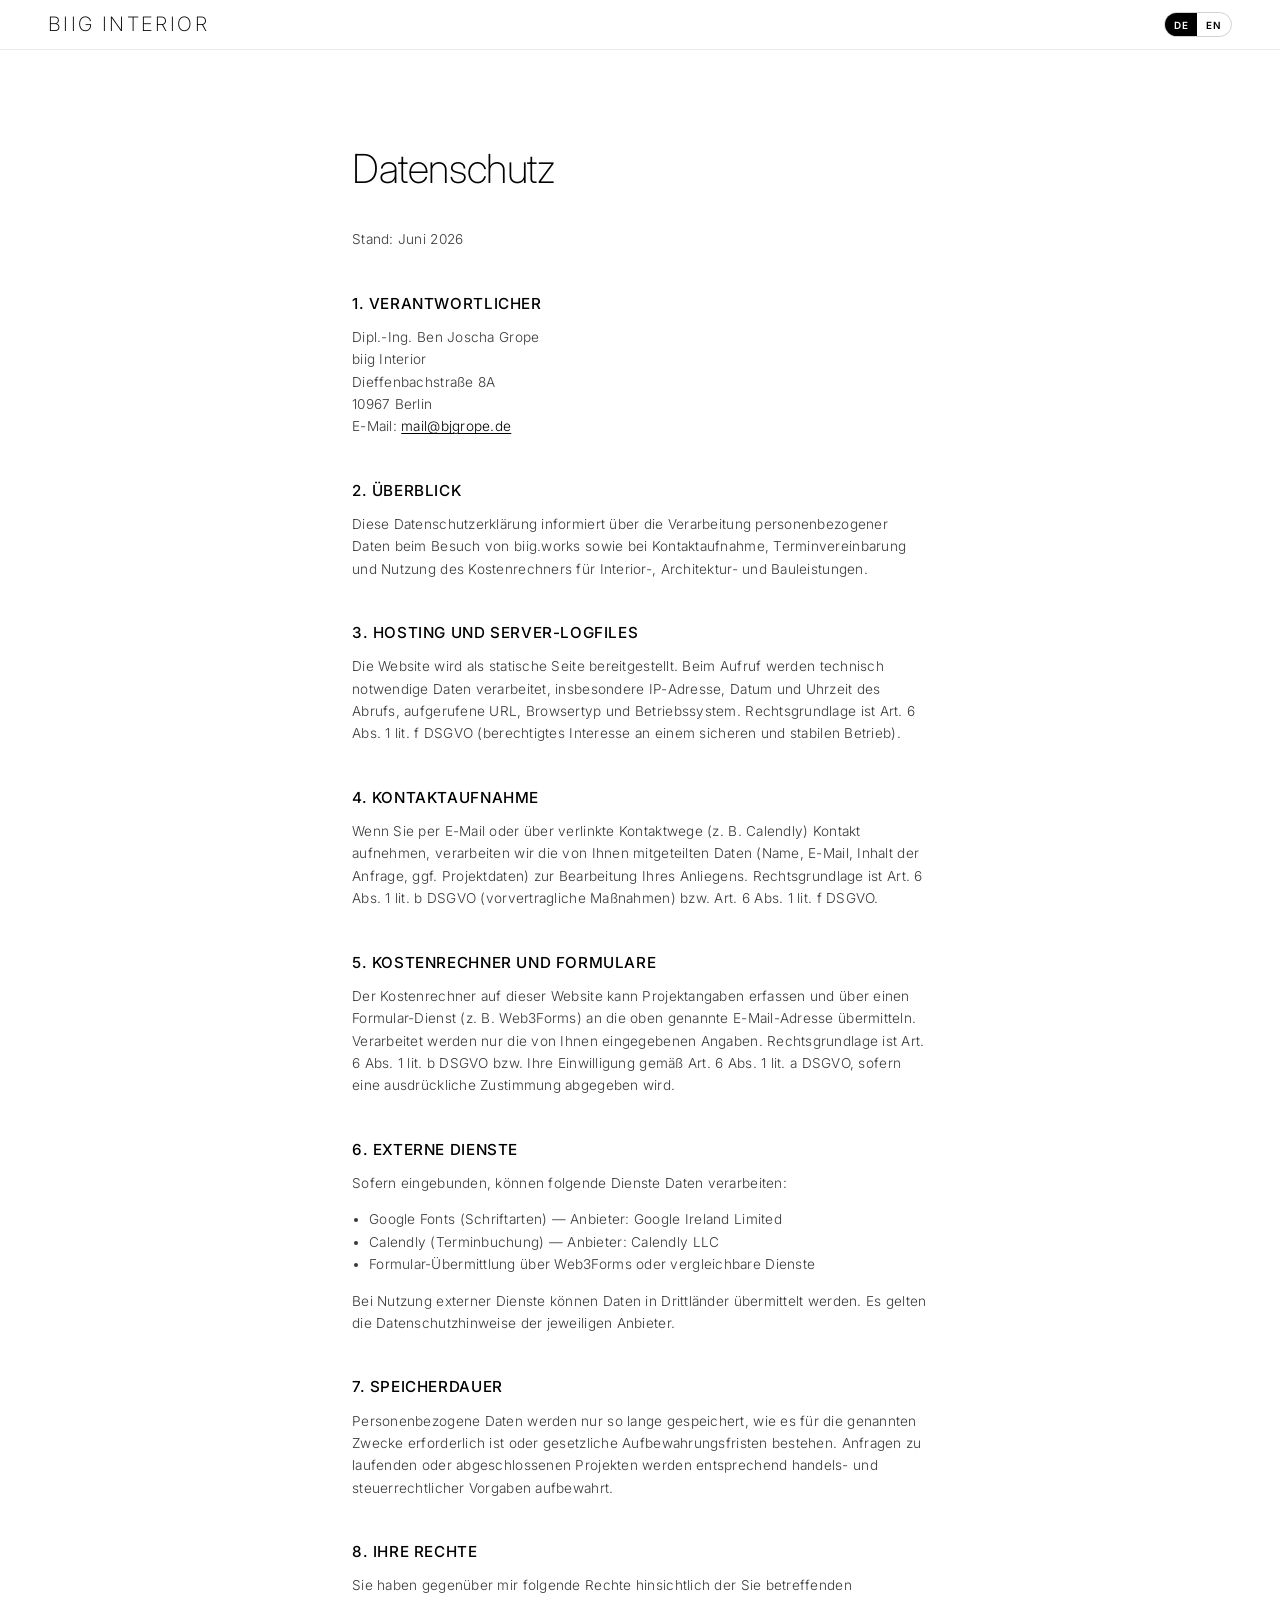
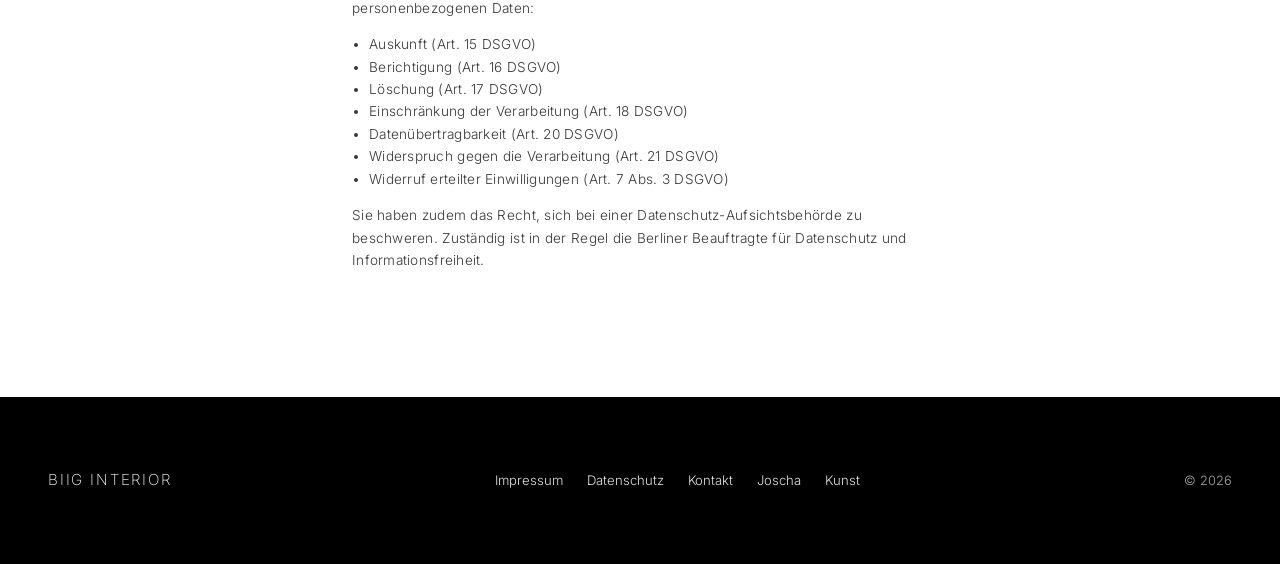
<file: datenschutz/index.html>
<!doctype html>
<html lang="de">
  <head>
    <meta charset="utf-8" />
    <link rel="icon" href="/favicon.svg" type="image/svg+xml" />
    <link rel="icon" href="/favicon.ico" sizes="any" />
    <link rel="apple-touch-icon" href="/apple-touch-icon.png" />
<meta name="viewport" content="width=device-width, initial-scale=1" />
    <title>Datenschutz — biig Interior</title>
    <meta name="description" content="Datenschutzerklärung für biig Interior." />
    <link rel="preconnect" href="https://fonts.googleapis.com" />
    <link rel="preconnect" href="https://fonts.gstatic.com" crossorigin />
    <link href="https://fonts.googleapis.com/css2?family=Inter:wght@200;300;400;500;600&display=swap" rel="stylesheet" />
    <link rel="stylesheet" href="../styles.css" />
    <link rel="stylesheet" href="../biig-interior/biig-shared.css" />
  </head>
  <body class="biig-subpage de">
    <header class="biig-subnav" aria-label="Navigation">
      <div class="biig-subnav__inner">
        <a href="/" class="biig-subnav__logo">BIIG INTERIOR</a>
        <div class="nav__lang biig-subnav__lang" role="group" aria-label="Language">
          <button type="button" class="is-active" data-fc-lang="de">DE</button>
          <button type="button" data-fc-lang="en">EN</button>
        </div>
      </div>
    </header>
    <main class="biig-legal">
      <div class="biig-legal__shell">
        <h1 class="biig-legal__title"><span class="de-t">Datenschutz</span><span class="en-t">Privacy</span></h1>
        <div class="biig-legal__prose de-t">
          <p>Stand: Juni 2026</p>
          <h2>1. Verantwortlicher</h2>
          <p>
            Dipl.-Ing. Ben Joscha Grope<br />
            biig Interior<br />
            Dieffenbachstraße 8A<br />
            10967 Berlin<br />
            E-Mail: <a href="mailto:mail@bjgrope.de">mail@bjgrope.de</a>
          </p>
          <h2>2. Überblick</h2>
          <p>
            Diese Datenschutzerklärung informiert über die Verarbeitung personenbezogener Daten beim Besuch von biig.works sowie bei Kontaktaufnahme, Terminvereinbarung und Nutzung des Kostenrechners für Interior-, Architektur- und Bauleistungen.
          </p>
          <h2>3. Hosting und Server-Logfiles</h2>
          <p>
            Die Website wird als statische Seite bereitgestellt. Beim Aufruf werden technisch notwendige Daten verarbeitet, insbesondere IP-Adresse, Datum und Uhrzeit des Abrufs, aufgerufene URL, Browsertyp und Betriebssystem. Rechtsgrundlage ist Art. 6 Abs. 1 lit. f DSGVO (berechtigtes Interesse an einem sicheren und stabilen Betrieb).
          </p>
          <h2>4. Kontaktaufnahme</h2>
          <p>
            Wenn Sie per E-Mail oder über verlinkte Kontaktwege (z. B. Calendly) Kontakt aufnehmen, verarbeiten wir die von Ihnen mitgeteilten Daten (Name, E-Mail, Inhalt der Anfrage, ggf. Projektdaten) zur Bearbeitung Ihres Anliegens. Rechtsgrundlage ist Art. 6 Abs. 1 lit. b DSGVO (vorvertragliche Maßnahmen) bzw. Art. 6 Abs. 1 lit. f DSGVO.
          </p>
          <h2>5. Kostenrechner und Formulare</h2>
          <p>
            Der Kostenrechner auf dieser Website kann Projektangaben erfassen und über einen Formular-Dienst (z. B. Web3Forms) an die oben genannte E-Mail-Adresse übermitteln. Verarbeitet werden nur die von Ihnen eingegebenen Angaben. Rechtsgrundlage ist Art. 6 Abs. 1 lit. b DSGVO bzw. Ihre Einwilligung gemäß Art. 6 Abs. 1 lit. a DSGVO, sofern eine ausdrückliche Zustimmung abgegeben wird.
          </p>
          <h2>6. Externe Dienste</h2>
          <p>Sofern eingebunden, können folgende Dienste Daten verarbeiten:</p>
          <ul>
            <li>Google Fonts (Schriftarten) — Anbieter: Google Ireland Limited</li>
            <li>Calendly (Terminbuchung) — Anbieter: Calendly LLC</li>
            <li>Formular-Übermittlung über Web3Forms oder vergleichbare Dienste</li>
          </ul>
          <p>Bei Nutzung externer Dienste können Daten in Drittländer übermittelt werden. Es gelten die Datenschutzhinweise der jeweiligen Anbieter.</p>
          <h2>7. Speicherdauer</h2>
          <p>
            Personenbezogene Daten werden nur so lange gespeichert, wie es für die genannten Zwecke erforderlich ist oder gesetzliche Aufbewahrungsfristen bestehen. Anfragen zu laufenden oder abgeschlossenen Projekten werden entsprechend handels- und steuerrechtlicher Vorgaben aufbewahrt.
          </p>
          <h2>8. Ihre Rechte</h2>
          <p>Sie haben gegenüber mir folgende Rechte hinsichtlich der Sie betreffenden personenbezogenen Daten:</p>
          <ul>
            <li>Auskunft (Art. 15 DSGVO)</li>
            <li>Berichtigung (Art. 16 DSGVO)</li>
            <li>Löschung (Art. 17 DSGVO)</li>
            <li>Einschränkung der Verarbeitung (Art. 18 DSGVO)</li>
            <li>Datenübertragbarkeit (Art. 20 DSGVO)</li>
            <li>Widerspruch gegen die Verarbeitung (Art. 21 DSGVO)</li>
            <li>Widerruf erteilter Einwilligungen (Art. 7 Abs. 3 DSGVO)</li>
          </ul>
          <p>
            Sie haben zudem das Recht, sich bei einer Datenschutz-Aufsichtsbehörde zu beschweren. Zuständig ist in der Regel die Berliner Beauftragte für Datenschutz und Informationsfreiheit.
          </p>
        </div>
        <div class="biig-legal__prose en-t">
          <p>Last updated: June 2026</p>
          <h2>1. Controller</h2>
          <p>
            Dipl.-Ing. Ben Joscha Grope<br />
            biig Interior<br />
            Dieffenbachstraße 8A<br />
            10967 Berlin<br />
            Email: <a href="mailto:mail@bjgrope.de">mail@bjgrope.de</a>
          </p>
          <h2>2. Overview</h2>
          <p>
            This privacy notice explains how personal data is processed when you visit biig.works, contact us, book appointments, or use the cost calculator for interior, architecture, and construction services.
          </p>
          <h2>3. Hosting and server log files</h2>
          <p>
            The website is provided as a static site. When you access it, technically necessary data is processed, including IP address, date and time of access, URL accessed, browser type, and operating system. Legal basis: Art. 6 (1) lit. f GDPR (legitimate interest in secure and stable operation).
          </p>
          <h2>4. Contact</h2>
          <p>
            If you contact us by email or via linked services (e.g. Calendly), we process the data you provide (name, email, content of your enquiry, project details where applicable) to handle your request. Legal basis: Art. 6 (1) lit. b GDPR (pre-contractual measures) and/or Art. 6 (1) lit. f GDPR.
          </p>
          <h2>5. Cost calculator and forms</h2>
          <p>
            The cost calculator on this site may collect project details and transmit them via a form service (e.g. Web3Forms) to the email address above. Only data you enter is processed. Legal basis: Art. 6 (1) lit. b GDPR and/or your consent pursuant to Art. 6 (1) lit. a GDPR where explicit consent is given.
          </p>
          <h2>6. Third-party services</h2>
          <p>Where integrated, the following services may process data:</p>
          <ul>
            <li>Google Fonts — provider: Google Ireland Limited</li>
            <li>Calendly (appointment booking) — provider: Calendly LLC</li>
            <li>Form submission via Web3Forms or comparable services</li>
          </ul>
          <p>When using third-party services, data may be transferred to third countries. The respective provider's privacy notices apply.</p>
          <h2>7. Retention</h2>
          <p>
            Personal data is stored only as long as necessary for the stated purposes or as required by statutory retention periods. Enquiries relating to ongoing or completed projects are retained in accordance with commercial and tax law requirements.
          </p>
          <h2>8. Your rights</h2>
          <p>You have the following rights regarding your personal data:</p>
          <ul>
            <li>Access (Art. 15 GDPR)</li>
            <li>Rectification (Art. 16 GDPR)</li>
            <li>Erasure (Art. 17 GDPR)</li>
            <li>Restriction of processing (Art. 18 GDPR)</li>
            <li>Data portability (Art. 20 GDPR)</li>
            <li>Objection to processing (Art. 21 GDPR)</li>
            <li>Withdrawal of consent given (Art. 7 (3) GDPR)</li>
          </ul>
          <p>
            You also have the right to lodge a complaint with a data protection supervisory authority. In Germany, this is usually the Berlin Commissioner for Data Protection and Freedom of Information.
          </p>
        </div>
      </div>
    </main>
    <footer class="footer" id="bi-site-footer" aria-label="Seitenfuß">
      <div class="footer__inner">
        <a href="/" class="footer__logo bi-brand-logo">BIIG INTERIOR</a>
        <nav class="footer__links" aria-label="Rechtliches und Über uns">
          <a href="/impressum/"><span class="de-t">Impressum</span><span class="en-t">Legal notice</span></a>
          <a href="/datenschutz/"><span class="de-t">Datenschutz</span><span class="en-t">Privacy</span></a>
          <a href="/kontakt/"><span class="de-t">Kontakt</span><span class="en-t">Contact</span></a>
          <a href="/joscha/"><span class="de-t">Joscha</span><span class="en-t">Joscha</span></a>
          <a href="https://biig.works/kunst/"><span class="de-t">Kunst</span><span class="en-t">Art</span></a>
        </nav>
        <p class="footer__copy">© 2026</p>
      </div>
    </footer>
    <script src="../fc-i18n.js" defer></script>
    <script src="../fc-lang.js" defer></script>
  <!-- biig-export 2026-10-29T10:37Z --><script src="../biig-kunst-link-fix.js"></script></body>
</html>
</file>
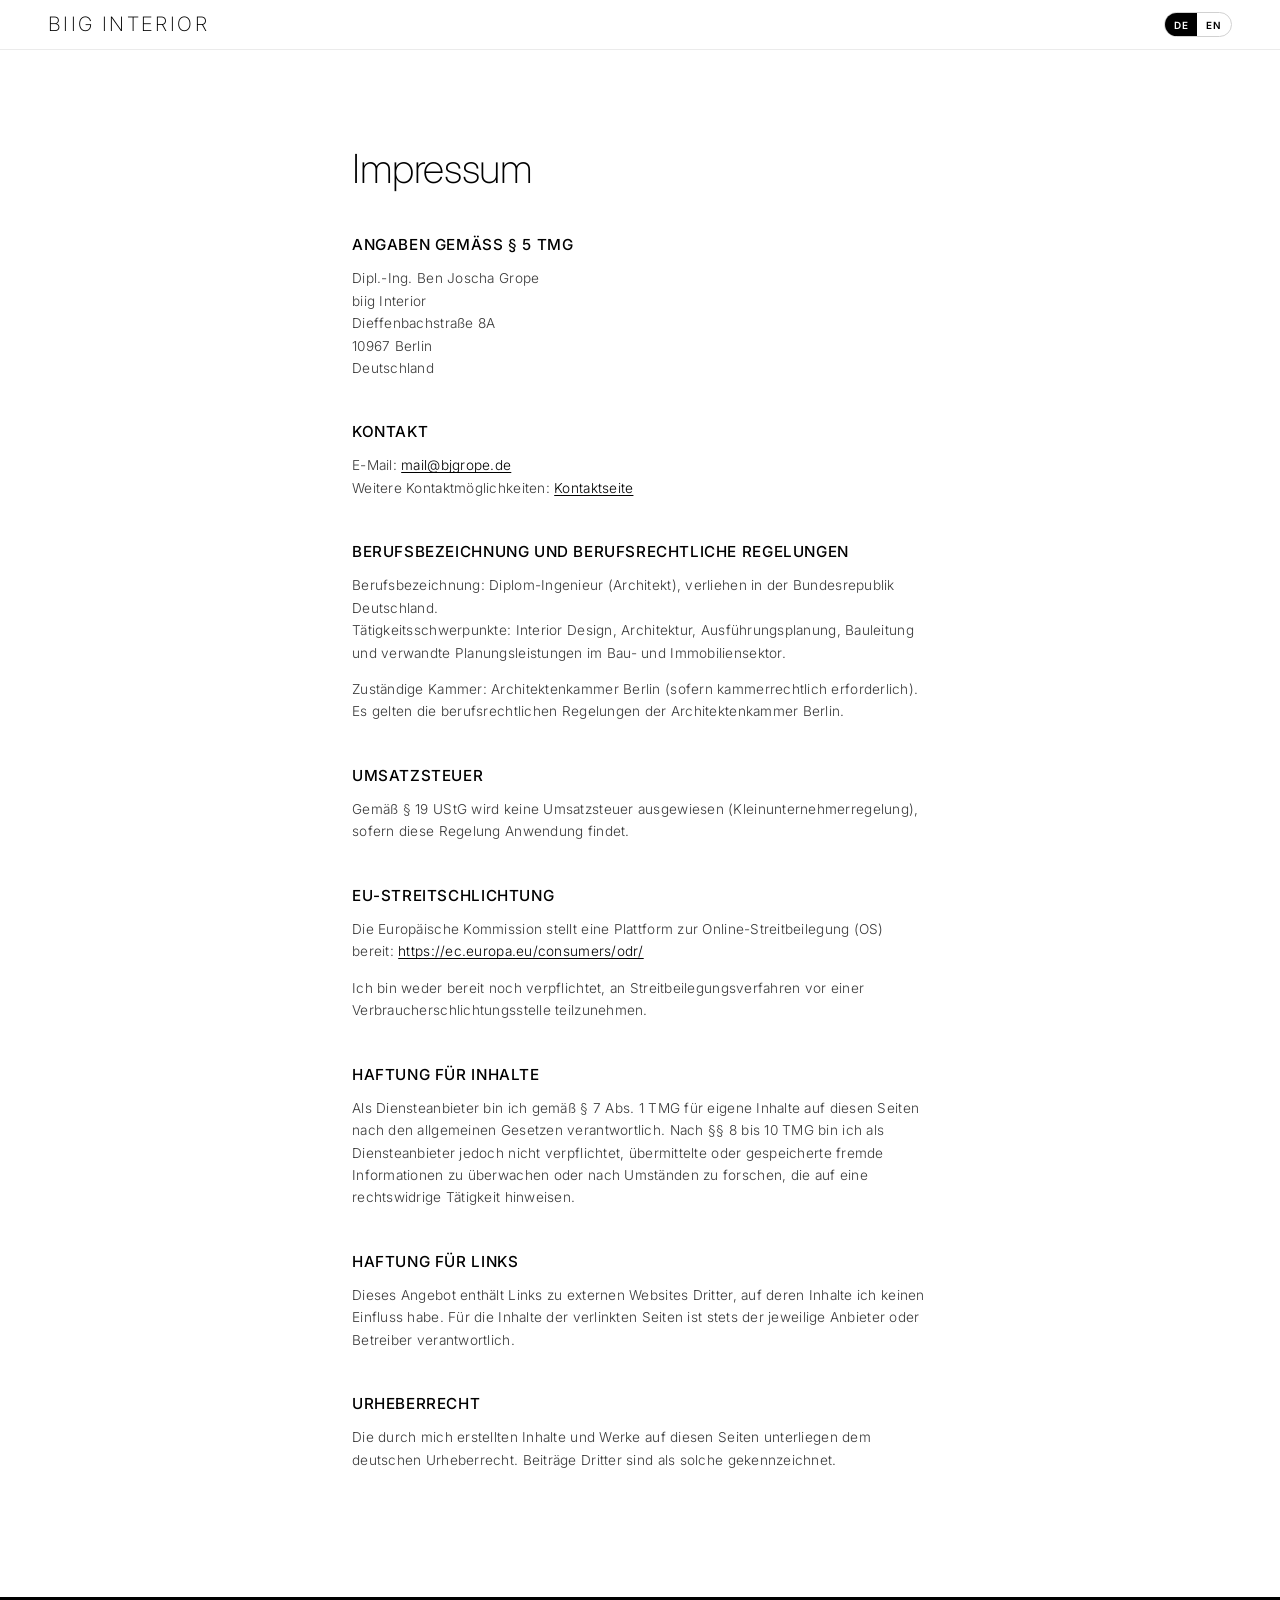
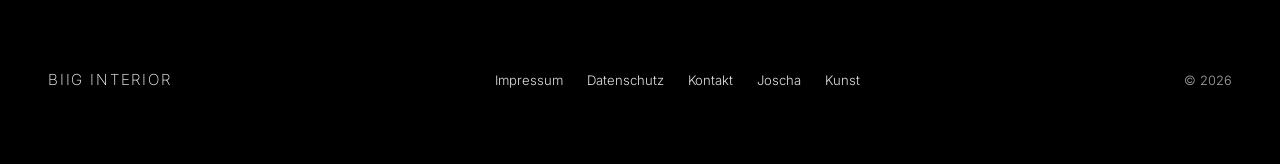
<file: impressum/index.html>
<!doctype html>
<html lang="de">
  <head>
    <meta charset="utf-8" />
    <link rel="icon" href="/favicon.svg" type="image/svg+xml" />
    <link rel="icon" href="/favicon.ico" sizes="any" />
    <link rel="apple-touch-icon" href="/apple-touch-icon.png" />
<meta name="viewport" content="width=device-width, initial-scale=1" />
    <title>Impressum — biig Interior</title>
    <meta name="description" content="Impressum und Pflichtangaben zu biig Interior." />
    <link rel="preconnect" href="https://fonts.googleapis.com" />
    <link rel="preconnect" href="https://fonts.gstatic.com" crossorigin />
    <link href="https://fonts.googleapis.com/css2?family=Inter:wght@200;300;400;500;600&display=swap" rel="stylesheet" />
    <link rel="stylesheet" href="../styles.css" />
    <link rel="stylesheet" href="../biig-interior/biig-shared.css" />
  </head>
  <body class="biig-subpage de">
    <header class="biig-subnav" aria-label="Navigation">
      <div class="biig-subnav__inner">
        <a href="/" class="biig-subnav__logo">BIIG INTERIOR</a>
        <div class="nav__lang biig-subnav__lang" role="group" aria-label="Language">
          <button type="button" class="is-active" data-fc-lang="de">DE</button>
          <button type="button" data-fc-lang="en">EN</button>
        </div>
      </div>
    </header>
    <main class="biig-legal">
      <div class="biig-legal__shell">
        <h1 class="biig-legal__title"><span class="de-t">Impressum</span><span class="en-t">Legal notice</span></h1>
        <div class="biig-legal__prose de-t">
          <h2>Angaben gemäß § 5 TMG</h2>
          <p>
            Dipl.-Ing. Ben Joscha Grope<br />
            biig Interior<br />
            Dieffenbachstraße 8A<br />
            10967 Berlin<br />
            Deutschland
          </p>
          <h2>Kontakt</h2>
          <p>
            E-Mail: <a href="mailto:mail@bjgrope.de">mail@bjgrope.de</a><br />
            Weitere Kontaktmöglichkeiten: <a href="/kontakt/">Kontaktseite</a>
          </p>
          <h2>Berufsbezeichnung und berufsrechtliche Regelungen</h2>
          <p>
            Berufsbezeichnung: Diplom-Ingenieur (Architekt), verliehen in der Bundesrepublik Deutschland.<br />
            Tätigkeitsschwerpunkte: Interior Design, Architektur, Ausführungsplanung, Bauleitung und verwandte Planungsleistungen im Bau- und Immobiliensektor.
          </p>
          <p>
            Zuständige Kammer: Architektenkammer Berlin (sofern kammerrechtlich erforderlich). Es gelten die berufsrechtlichen Regelungen der Architektenkammer Berlin.
          </p>
          <h2>Umsatzsteuer</h2>
          <p>Gemäß § 19 UStG wird keine Umsatzsteuer ausgewiesen (Kleinunternehmerregelung), sofern diese Regelung Anwendung findet.</p>
          <h2>EU-Streitschlichtung</h2>
          <p>
            Die Europäische Kommission stellt eine Plattform zur Online-Streitbeilegung (OS) bereit:
            <a href="https://ec.europa.eu/consumers/odr/" rel="noopener noreferrer">https://ec.europa.eu/consumers/odr/</a>
          </p>
          <p>Ich bin weder bereit noch verpflichtet, an Streitbeilegungsverfahren vor einer Verbraucherschlichtungsstelle teilzunehmen.</p>
          <h2>Haftung für Inhalte</h2>
          <p>
            Als Diensteanbieter bin ich gemäß § 7 Abs. 1 TMG für eigene Inhalte auf diesen Seiten nach den allgemeinen Gesetzen verantwortlich. Nach §§ 8 bis 10 TMG bin ich als Diensteanbieter jedoch nicht verpflichtet, übermittelte oder gespeicherte fremde Informationen zu überwachen oder nach Umständen zu forschen, die auf eine rechtswidrige Tätigkeit hinweisen.
          </p>
          <h2>Haftung für Links</h2>
          <p>
            Dieses Angebot enthält Links zu externen Websites Dritter, auf deren Inhalte ich keinen Einfluss habe. Für die Inhalte der verlinkten Seiten ist stets der jeweilige Anbieter oder Betreiber verantwortlich.
          </p>
          <h2>Urheberrecht</h2>
          <p>
            Die durch mich erstellten Inhalte und Werke auf diesen Seiten unterliegen dem deutschen Urheberrecht. Beiträge Dritter sind als solche gekennzeichnet.
          </p>
        </div>
        <div class="biig-legal__prose en-t">
          <h2>Information pursuant to § 5 TMG (German Telemedia Act)</h2>
          <p>
            Dipl.-Ing. Ben Joscha Grope<br />
            biig Interior<br />
            Dieffenbachstraße 8A<br />
            10967 Berlin<br />
            Germany
          </p>
          <h2>Contact</h2>
          <p>
            Email: <a href="mailto:mail@bjgrope.de">mail@bjgrope.de</a><br />
            Further contact options: <a href="/kontakt/">Contact page</a>
          </p>
          <h2>Professional title and regulations</h2>
          <p>
            Professional title: graduate engineer (architect), conferred in the Federal Republic of Germany.<br />
            Focus: interior design, architecture, execution planning, site management, and related planning services in the construction and property sector.
          </p>
          <p>
            Responsible chamber: Architektenkammer Berlin (where required by chamber law). The professional regulations of the Architektenkammer Berlin apply.
          </p>
          <h2>VAT</h2>
          <p>No VAT is shown pursuant to § 19 UStG (small business regulation), where applicable.</p>
          <h2>EU dispute resolution</h2>
          <p>
            The European Commission provides a platform for online dispute resolution (ODR):
            <a href="https://ec.europa.eu/consumers/odr/" rel="noopener noreferrer">https://ec.europa.eu/consumers/odr/</a>
          </p>
          <p>I am neither willing nor obliged to participate in dispute resolution proceedings before a consumer arbitration board.</p>
          <h2>Liability for content</h2>
          <p>
            As a service provider, I am responsible for my own content on these pages under general laws pursuant to § 7 (1) TMG. However, pursuant to §§ 8 to 10 TMG, I am not obliged to monitor transmitted or stored third-party information or to investigate circumstances indicating unlawful activity.
          </p>
          <h2>Liability for links</h2>
          <p>
            This site contains links to external third-party websites over whose content I have no control. The respective provider or operator is always responsible for the content of linked pages.
          </p>
          <h2>Copyright</h2>
          <p>
            Content and works created by me on these pages are subject to German copyright law. Third-party contributions are marked as such.
          </p>
        </div>
      </div>
    </main>
    <footer class="footer" id="bi-site-footer" aria-label="Seitenfuß">
      <div class="footer__inner">
        <a href="/" class="footer__logo bi-brand-logo">BIIG INTERIOR</a>
        <nav class="footer__links" aria-label="Rechtliches und Über uns">
          <a href="/impressum/"><span class="de-t">Impressum</span><span class="en-t">Legal notice</span></a>
          <a href="/datenschutz/"><span class="de-t">Datenschutz</span><span class="en-t">Privacy</span></a>
          <a href="/kontakt/"><span class="de-t">Kontakt</span><span class="en-t">Contact</span></a>
          <a href="/joscha/"><span class="de-t">Joscha</span><span class="en-t">Joscha</span></a>
          <a href="https://biig.works/kunst/"><span class="de-t">Kunst</span><span class="en-t">Art</span></a>
        </nav>
        <p class="footer__copy">© 2026</p>
      </div>
    </footer>
    <script src="../fc-i18n.js" defer></script>
    <script src="../fc-lang.js" defer></script>
  <!-- biig-export 2026-10-29T10:37Z --><script src="../biig-kunst-link-fix.js"></script></body>
</html>
</file>
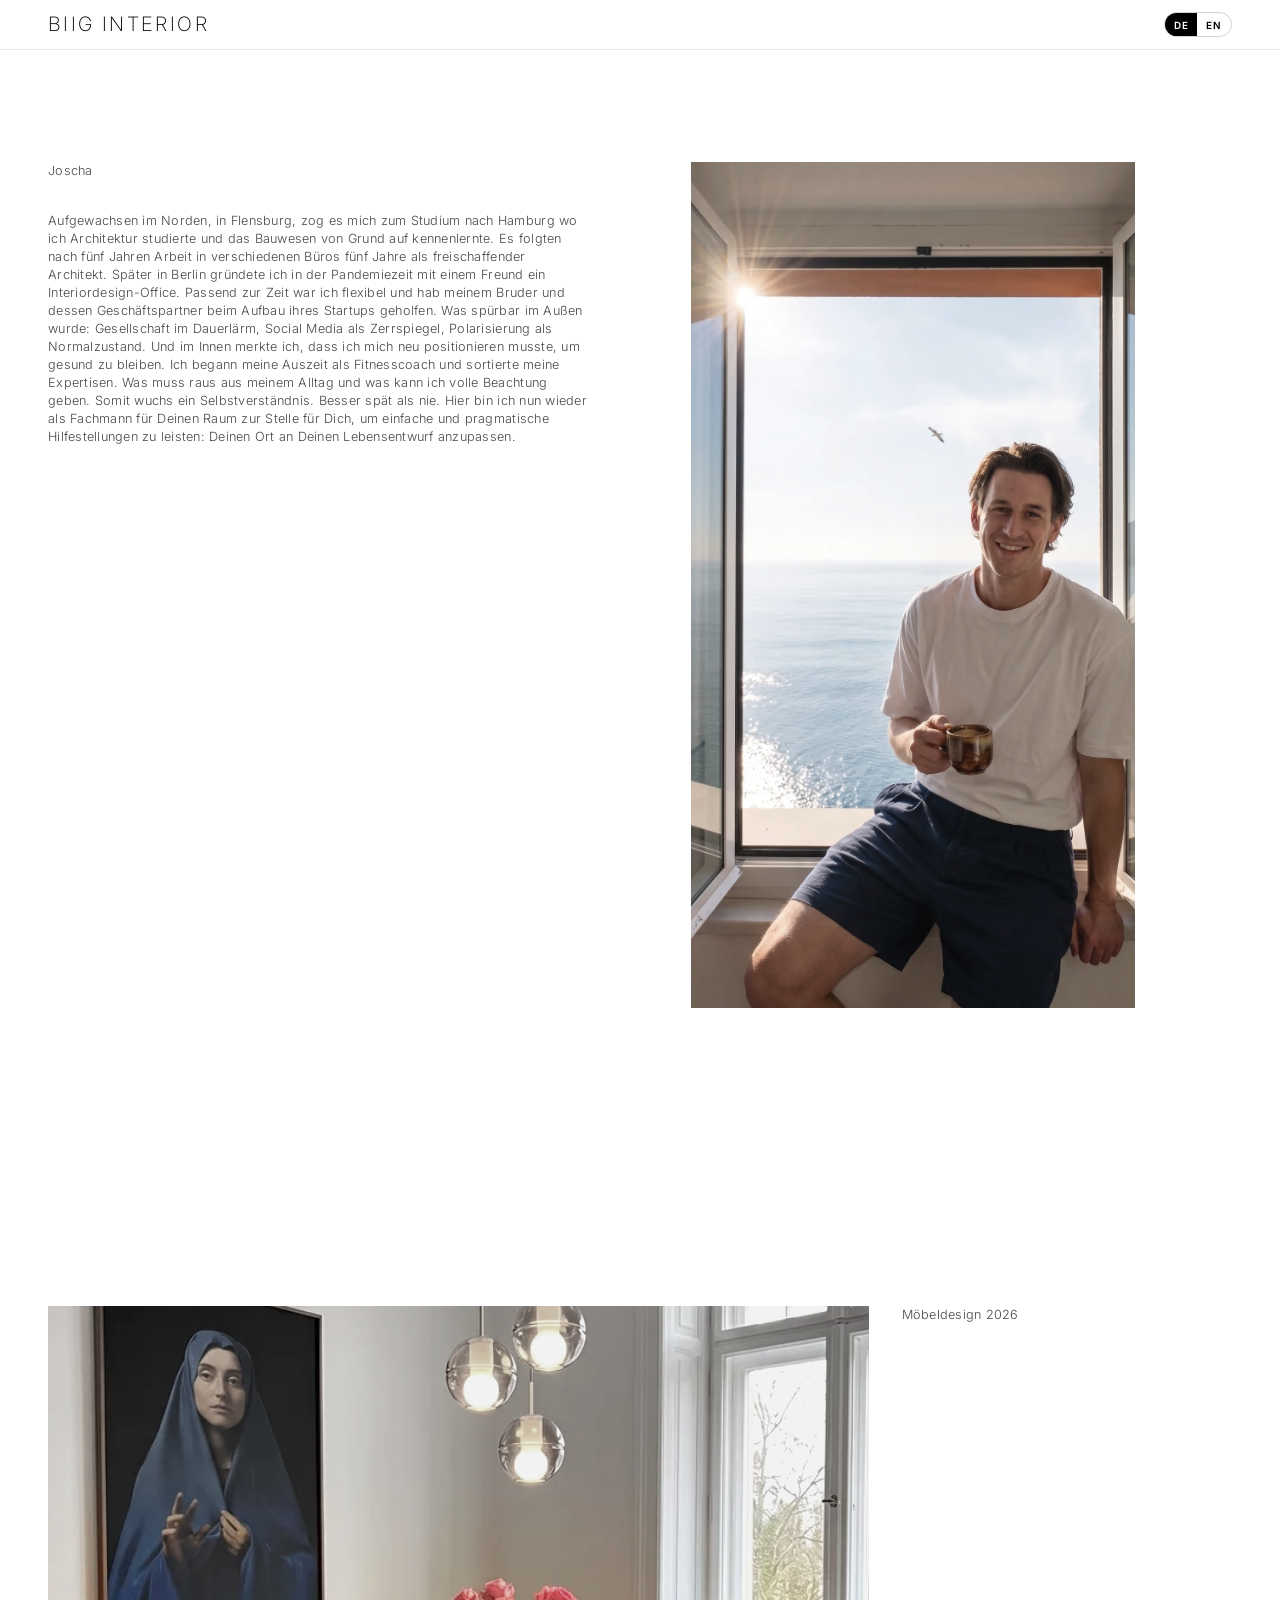
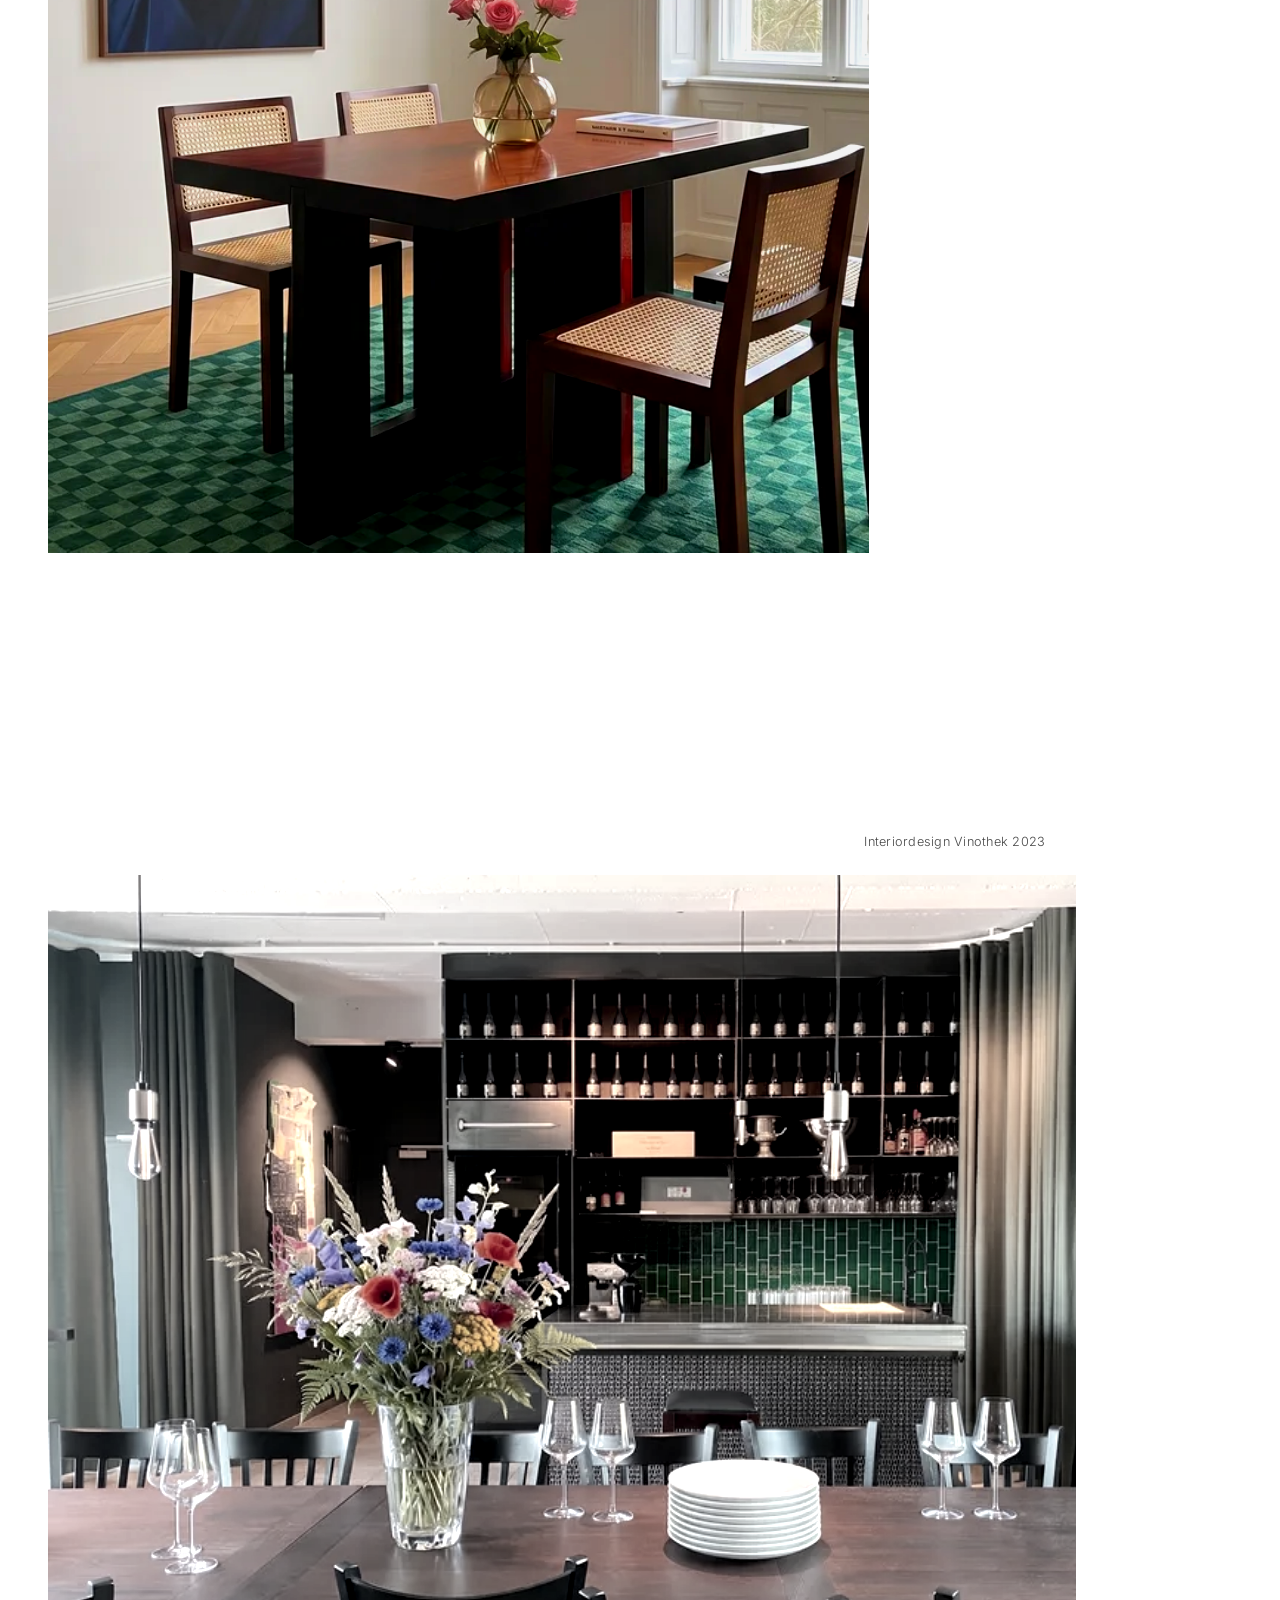
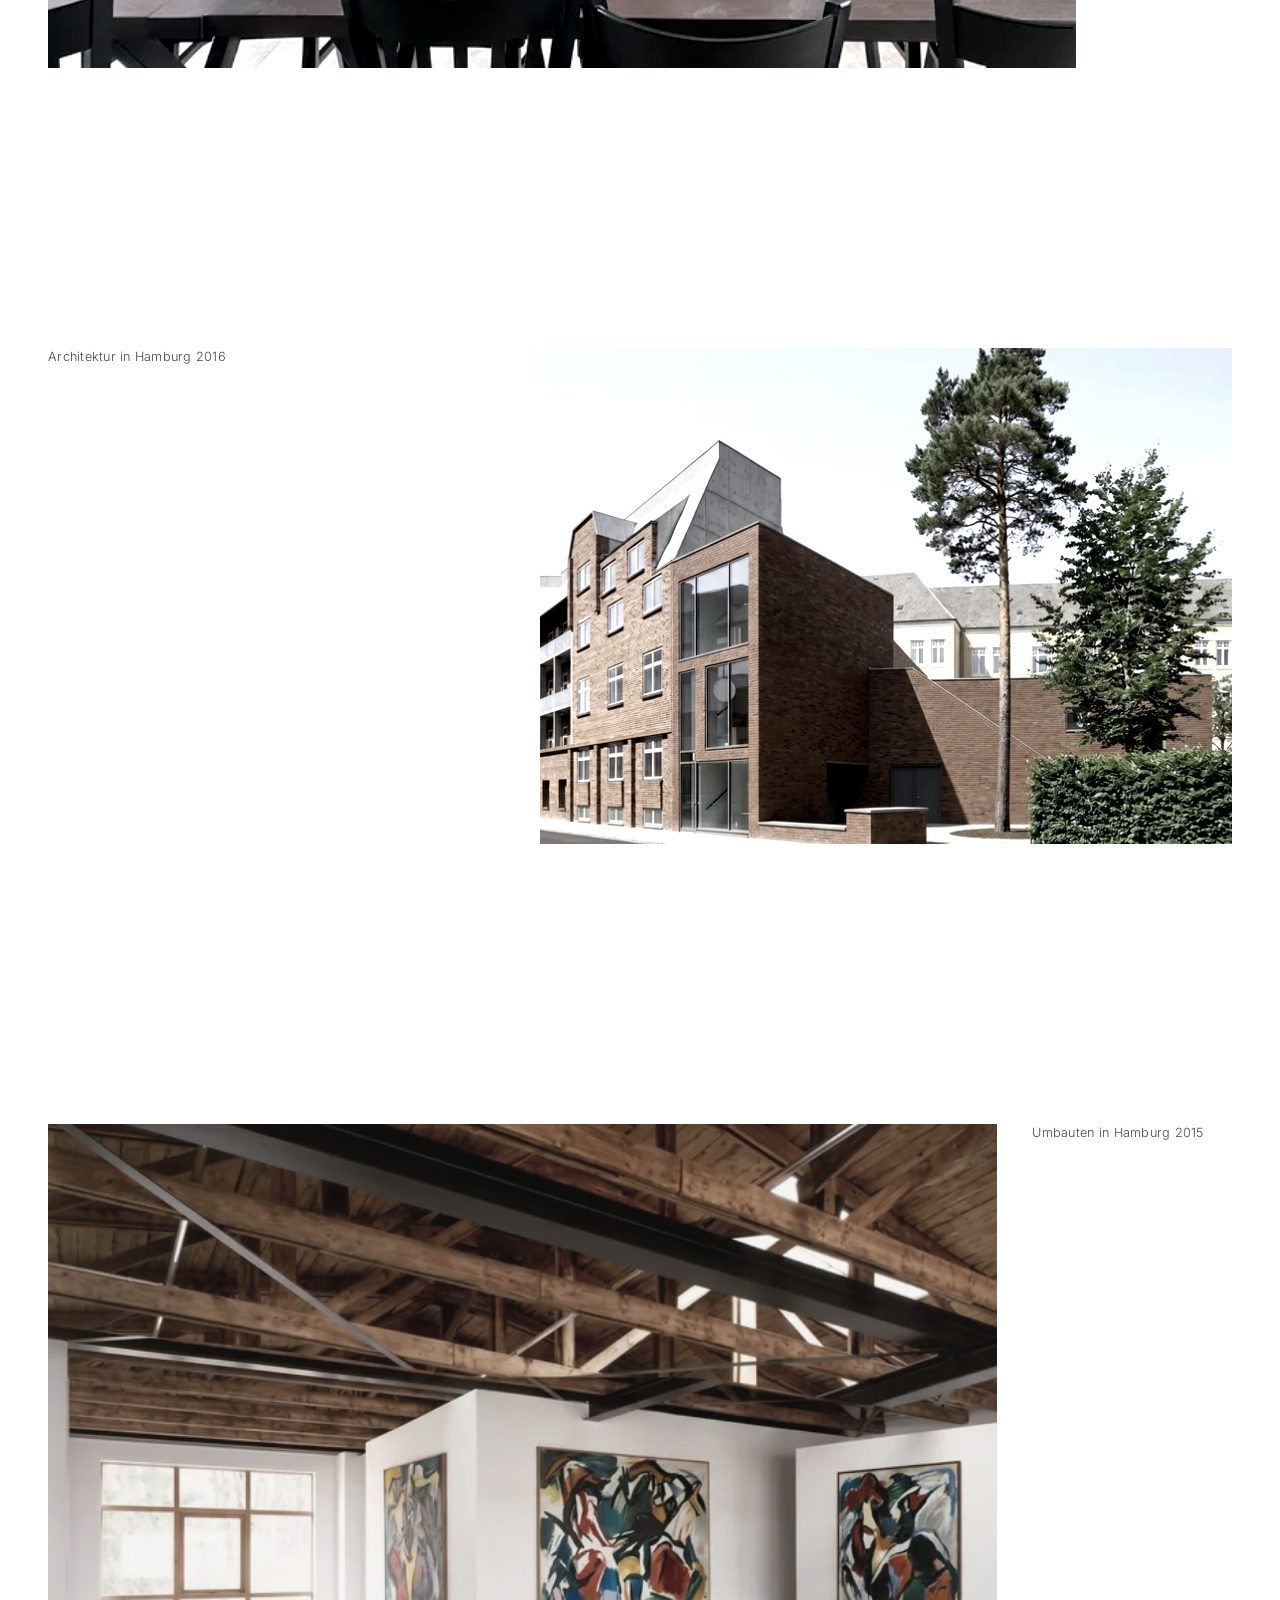
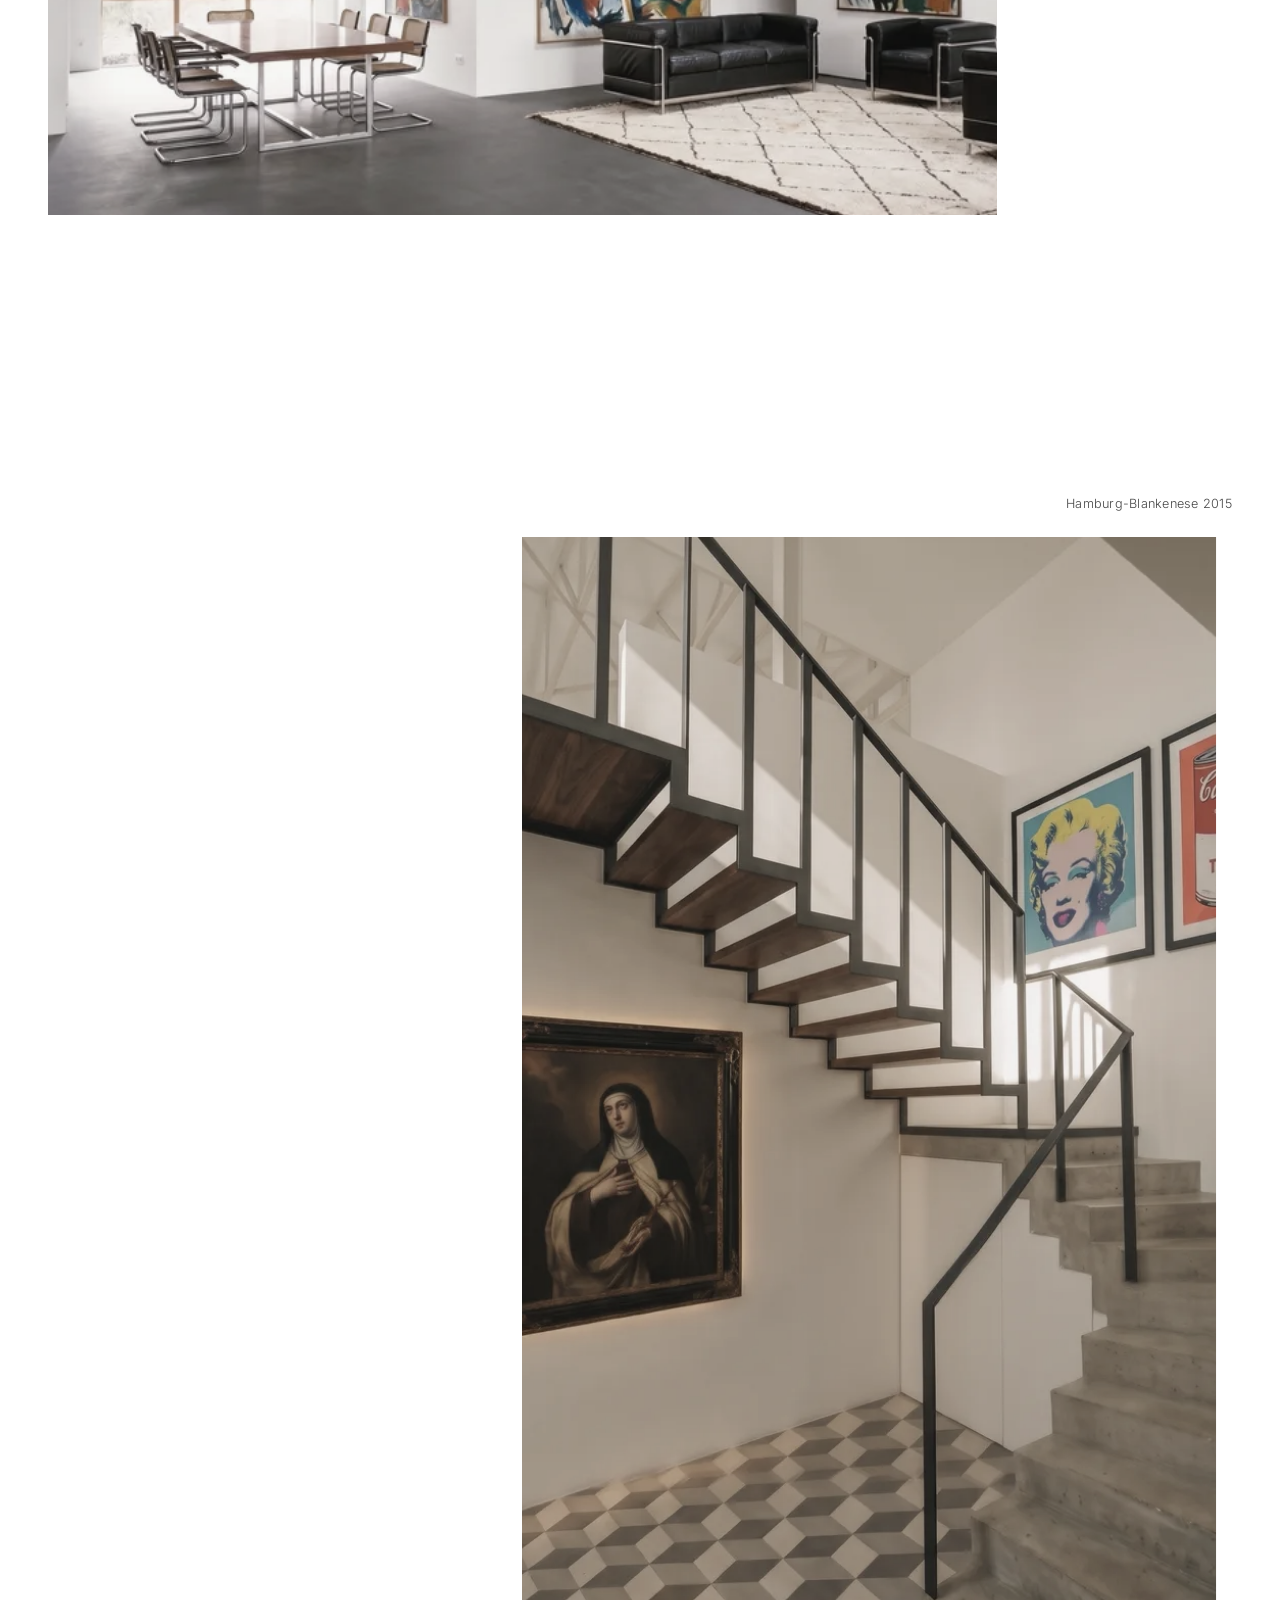
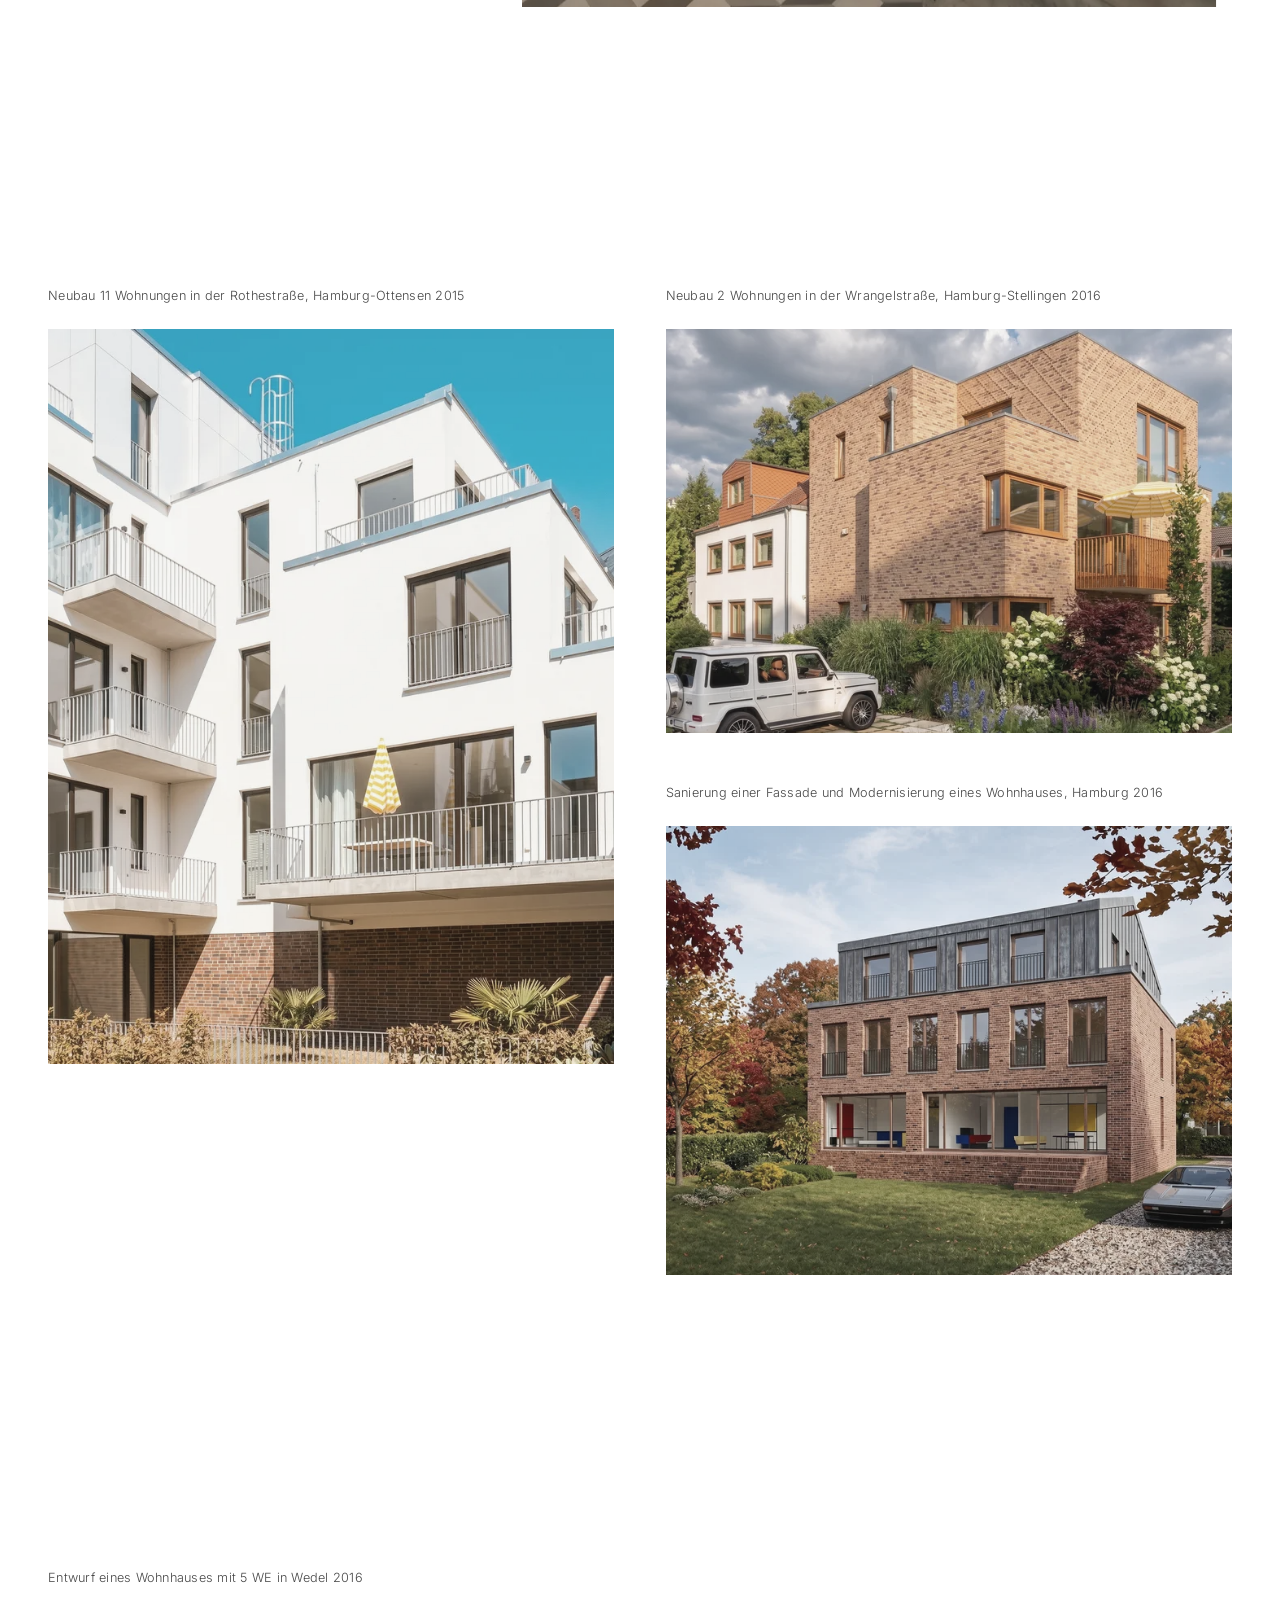
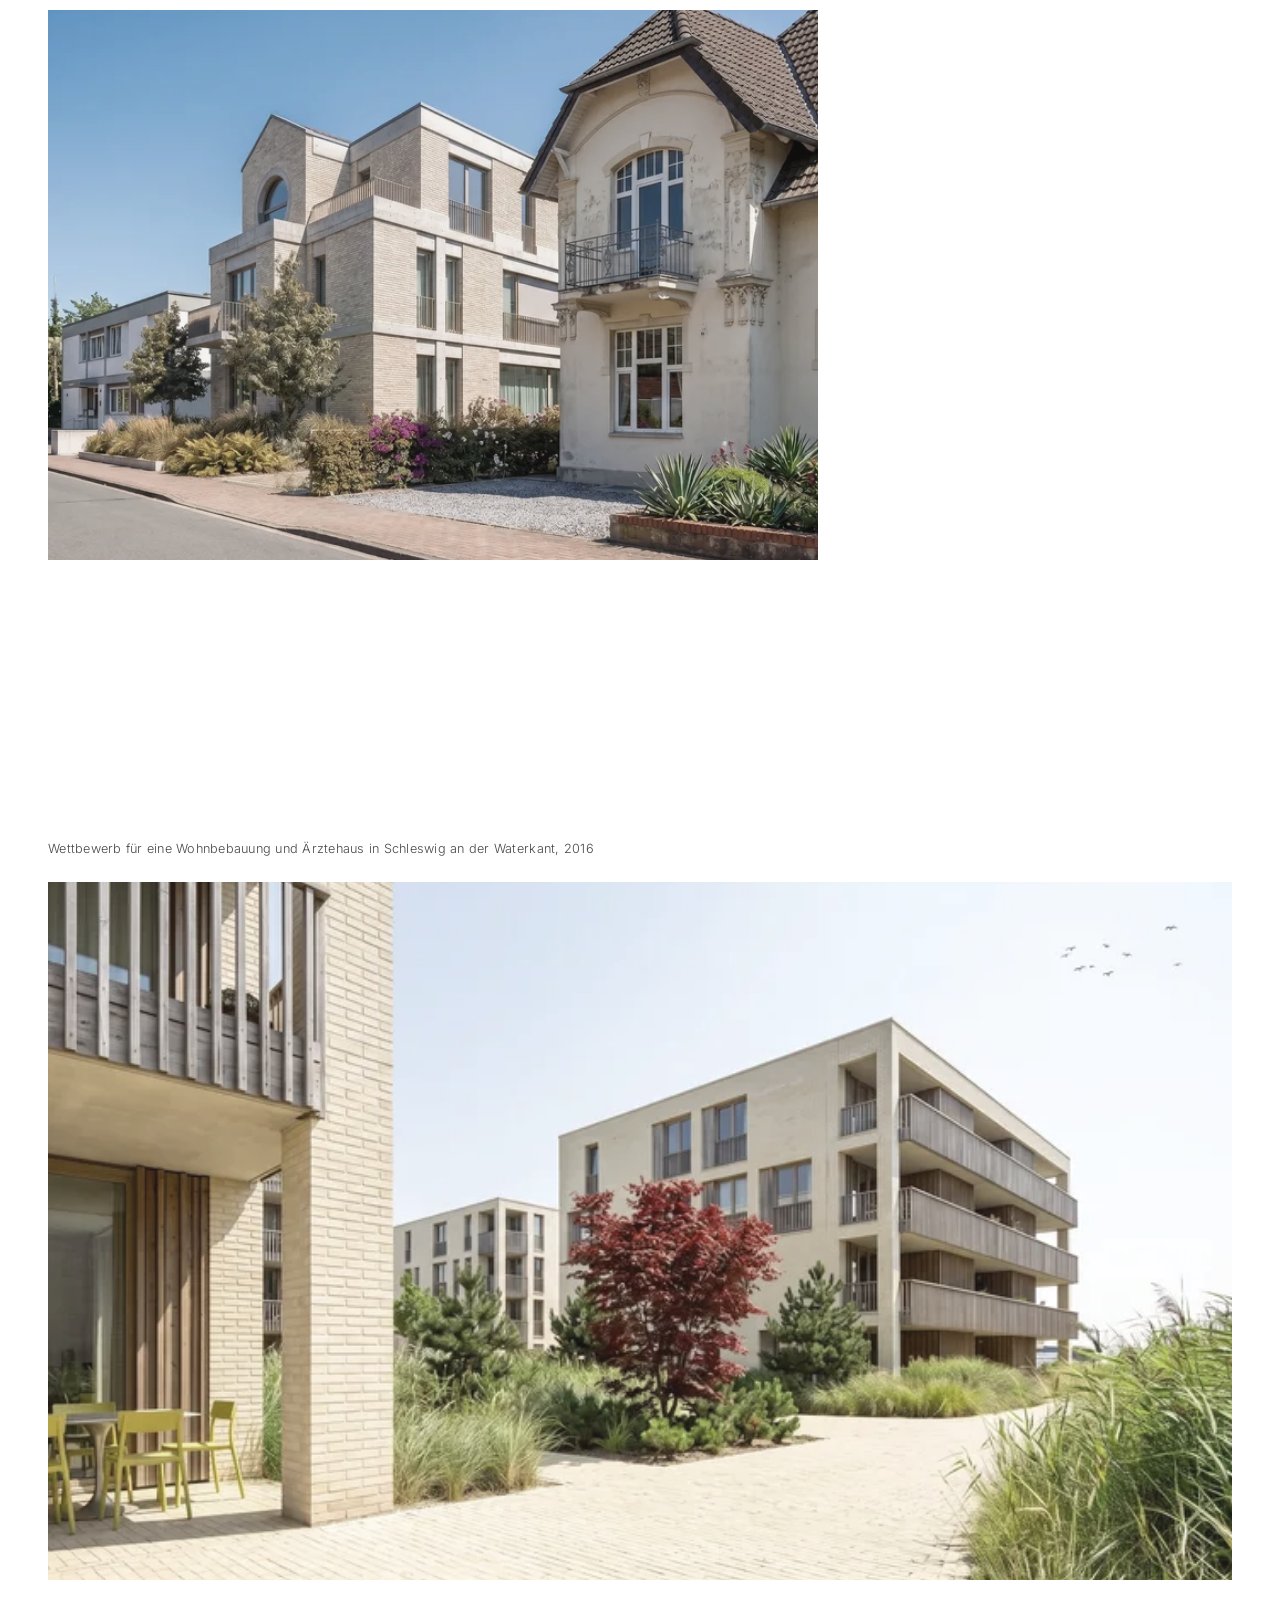
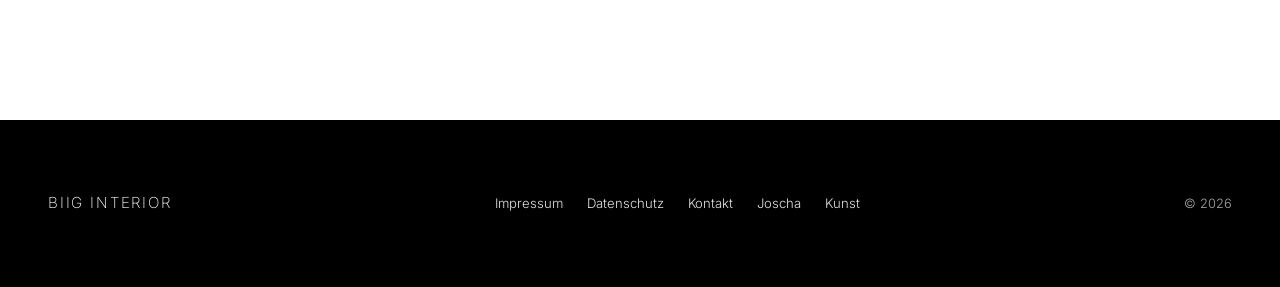
<file: joscha/index.html>
<!doctype html>
<html lang="de">
  <head>
    <meta charset="utf-8" />
    <link rel="icon" href="/favicon.svg" type="image/svg+xml" />
    <link rel="icon" href="/favicon.ico" sizes="any" />
    <link rel="apple-touch-icon" href="/apple-touch-icon.png" />
<meta name="viewport" content="width=device-width, initial-scale=1" />
    <title>Joscha — biig Interior</title>
    <meta
      name="description"
      content="Joscha Grope — Architekt, Interior Design und Bauleitung in Berlin."
    />
    <link rel="preconnect" href="https://fonts.googleapis.com" />
    <link rel="preconnect" href="https://fonts.gstatic.com" crossorigin />
    <link href="https://fonts.googleapis.com/css2?family=Inter:wght@300;400;500;600;700&display=swap" rel="stylesheet" />
    <link rel="stylesheet" href="../styles.css" />
    <link rel="stylesheet" href="../biig-interior/biig-shared.css" />
    <script src="../fc-image-url.js"></script>
    <style>
      body.triff-joscha-page {
        --bg: #ffffff;
        --tj-filter-portrait: saturate(0.76) contrast(0.93) brightness(1.04);
        /* Etwas gedämpfter für sonnige Render / Architektur-Fotos — wirkt wie echtes Foto, nicht CGI */
        --tj-filter-story: saturate(0.68) contrast(0.9) brightness(1.02);
        background: #ffffff;
      }

      .triff-joscha-page .nav {
        background: color-mix(in srgb, #ffffff 92%, transparent);
      }

      .tj-main {
        background: #ffffff;
      }

      .tj-shell {
        max-width: var(--content-max);
        margin: 0 auto;
        padding-left: var(--nav-pad-x);
        padding-right: var(--nav-pad-x);
        box-sizing: border-box;
      }

      .tj-prose {
        margin: 0;
        font-family: var(--font-sans);
        font-size: clamp(11.25px, 0.99vw, 14.25px);
        font-weight: 300;
        letter-spacing: 0.02em;
        line-height: 1.42;
        color: color-mix(in srgb, var(--text) 72%, #ffffff);
        text-align: left;
      }

      .tj-prose + .tj-prose {
        margin-top: clamp(14px, 2vw, 22px);
      }

      .tj-prose--title {
        margin-bottom: clamp(14px, 2vw, 22px);
      }

      .tj-hero {
        padding: clamp(56px, 9vw, 112px) 0 clamp(22px, 3.3vw, 42px);
      }

      .tj-hero__grid {
        display: grid;
        grid-template-columns: minmax(0, 1fr) minmax(0, 1fr);
        gap: clamp(40px, 8vw, 120px);
        align-items: start;
      }

      .tj-hero__title {
        margin: 0 0 clamp(20px, 3vw, 32px);
        font-family: var(--font-sans);
        font-size: clamp(11.25px, 0.99vw, 14.25px);
        font-weight: 300;
        letter-spacing: 0.02em;
        line-height: 1.42;
        color: color-mix(in srgb, var(--text) 72%, #ffffff);
      }

      .tj-hero__figure {
        max-width: 82%;
        margin-left: auto;
      }

      .tj-figure {
        margin: 0;
        min-width: 0;
      }

      .tj-figure__frame {
        overflow: hidden;
        line-height: 0;
      }

      .tj-figure__frame img {
        width: 100%;
        height: auto;
        display: block;
        transform: scale(1.15);
        transform-origin: center center;
      }

      .tj-figure__frame--portrait-crop img {
        clip-path: inset(4% 0 17% 0);
        filter: var(--tj-filter-portrait);
      }

      .tj-figure__frame--wide {
        width: 120%;
        max-width: 120%;
        transform-origin: left center;
      }

      .tj-figure__frame--wide img {
        transform: scale(1.15);
        transform-origin: left center;
      }

      .tj-figure__frame--shift-left {
        position: relative;
        isolation: isolate;
      }

      .tj-figure__frame--shift-left::after {
        content: "";
        position: absolute;
        inset: 0;
        z-index: 1;
        background: linear-gradient(
          to bottom,
          hsl(0 0% 50% / 0.78) 0%,
          hsl(0 0% 50% / 0.72) 20%,
          hsl(0 0% 50% / 0.34) 32%,
          hsl(0 0% 50% / 0) 45%
        );
        mix-blend-mode: saturation;
        pointer-events: none;
      }

      .tj-figure__frame--shift-left img {
        transform: scale(1.15) translateX(-3%);
        transform-origin: left center;
        clip-path: inset(3% 0 0 0);
        filter: saturate(1.32) contrast(1.16) brightness(0.95);
      }

      .tj-figure__frame--gym {
        position: relative;
        isolation: isolate;
      }

      .tj-figure__frame--gym img {
        filter: grayscale(0.58) sepia(0.36) saturate(0.18) contrast(1.48) brightness(0.86);
        transform: scale(1.15);
        transform-origin: center center;
      }

      .tj-figure__frame--gym::after {
        content: "";
        position: absolute;
        inset: 0;
        z-index: 1;
        opacity: 0.4;
        pointer-events: none;
        mix-blend-mode: overlay;
        background-image: url("data:image/svg+xml,%3Csvg viewBox='0 0 200 200' xmlns='http://www.w3.org/2000/svg'%3E%3Cfilter id='n'%3E%3CfeTurbulence type='fractalNoise' baseFrequency='0.92' numOctaves='4' stitchTiles='stitch'/%3E%3C/filter%3E%3Crect width='100%25' height='100%25' filter='url(%23n)'/%3E%3C/svg%3E");
        background-size: 160px 160px;
      }

      .tj-section {
        padding: clamp(72px, 11vw, 140px) 0;
      }

      .tj-section:first-of-type {
        padding-top: clamp(22px, 3.3vw, 42px);
      }

      .tj-section__grid {
        display: grid;
        grid-template-columns: minmax(0, 1.25fr) minmax(0, 0.75fr);
        gap: clamp(32px, 6vw, 96px);
        align-items: start;
      }

      .tj-section--wide-left .tj-section__grid {
        gap: clamp(40px, 7vw, 112px);
      }

      .tj-section--wide-left .tj-section__copy {
        position: relative;
        z-index: 1;
        margin-left: clamp(24px, 5vw, 64px);
        padding-left: clamp(8px, 1.5vw, 16px);
      }

      .tj-section--vinothek .tj-figure__frame--wide {
        width: 144%;
        max-width: 144%;
        position: relative;
        overflow: hidden;
        height: 0;
        padding-top: calc(100% * 1600 / 1200 * 120 / 144);
        line-height: 0;
      }

      .tj-section--vinothek .tj-figure__frame--wide img {
        position: absolute;
        inset: 0;
        width: 100%;
        height: 100%;
        object-fit: cover;
        object-position: left center;
        transform: scale(1.15);
        transform-origin: left center;
        filter: saturate(0.34) contrast(1.3) brightness(1.08) hue-rotate(-12deg);
      }

      .tj-section--vinothek .tj-section__grid {
        grid-template-columns: minmax(0, 1.32fr) minmax(0, 0.68fr);
        grid-template-rows: auto auto;
        row-gap: clamp(12px, 2vw, 24px);
        column-gap: clamp(48px, 8vw, 120px);
        align-items: start;
      }

      .tj-section--vinothek .tj-section__copy {
        grid-column: 2;
        grid-row: 1;
        margin-left: 0;
        padding-left: 0;
        position: static;
        z-index: auto;
        max-width: 100%;
        box-sizing: border-box;
      }

      .tj-section--vinothek .tj-section__copy .tj-prose--title {
        margin-bottom: 0;
      }

      .tj-section--vinothek .tj-figure {
        grid-column: 1;
        grid-row: 2;
      }

      .tj-figure__frame--klinker img {
        filter: saturate(0.34) contrast(1.3) brightness(1.08) hue-rotate(14deg);
        transform: scale(1.15);
        transform-origin: center center;
      }

      .tj-figure__frame--editorial {
        width: 130%;
        max-width: 130%;
        transform-origin: left center;
      }

      .tj-figure__frame--editorial img {
        clip-path: inset(3% 2% 2% 0);
        transform: scale(1.15);
        transform-origin: left center;
        filter: var(--tj-filter-story);
      }

      .tj-figure__frame--editorial-duo {
        width: 100%;
        max-width: 100%;
      }

      .tj-figure__frame--editorial-duo img {
        transform-origin: center center;
        filter: var(--tj-filter-story);
      }

      .tj-figure__frame--editorial-duo-destijl {
        aspect-ratio: 2266 / 1850;
        overflow: hidden;
      }

      .tj-figure__frame--editorial-duo-destijl img {
        width: 100%;
        height: auto;
        clip-path: inset(3% 2% 2% 0);
        transform: scale(1.15);
        transform-origin: center center;
        filter: var(--tj-filter-story);
      }

      .tj-section--rene .tj-section__grid {
        grid-template-columns: minmax(0, 1.35fr) minmax(0, 0.65fr);
        gap: clamp(48px, 8vw, 120px);
      }

      .tj-section--rene .tj-section__copy {
        position: relative;
        z-index: 1;
        margin-left: clamp(56px, 11vw, 128px);
        padding-left: clamp(12px, 2vw, 24px);
      }

      .tj-section__duo-grid {
        display: grid;
        grid-template-columns: repeat(2, minmax(0, 1fr));
        gap: clamp(24px, 4vw, 56px);
        align-items: start;
      }

      .tj-duo-item {
        display: flex;
        flex-direction: column;
        gap: clamp(24px, 4vw, 56px);
        min-width: 0;
      }

      .tj-duo-block {
        display: flex;
        flex-direction: column;
        gap: clamp(12px, 2vw, 24px);
        min-width: 0;
      }

      .tj-duo-item .tj-prose--title,
      .tj-duo-block .tj-prose--title,
      .tj-section__media-stack .tj-prose--title {
        margin-bottom: 0;
      }

      .tj-section__media-stack {
        display: flex;
        flex-direction: column;
        gap: clamp(12px, 2vw, 24px);
        min-width: 0;
      }

      .tj-section__media-stack--right {
        margin-left: auto;
        width: min(100%, calc(65% + clamp(48px, 8vw, 120px)));
        align-items: flex-end;
      }

      .tj-section--treppe .tj-section__media-stack--right {
        margin-left: auto;
        margin-right: 0;
        width: 60%;
        max-width: 60%;
        align-items: flex-end;
      }

      .tj-section--treppe .tj-section__media-stack .tj-prose--title {
        width: 100%;
        text-align: right;
      }

      .tj-section--treppe .tj-figure__frame--editorial {
        width: 100%;
        max-width: 100%;
        margin-left: 0;
        transform-origin: right center;
      }

      .tj-section--treppe .tj-figure__frame--editorial img {
        transform: scale(1.15);
        transform-origin: right center;
        filter: var(--tj-filter-story);
      }

      .tj-section--wedel .tj-section__media-stack {
        width: min(100%, 65%);
      }

      .tj-section--schleswig .tj-section__media-stack {
        width: 100%;
      }

      .tj-figure__frame--editorial-full {
        width: 100%;
        max-width: 100%;
      }

      .tj-section--schleswig .tj-figure__frame--editorial-full img {
        clip-path: inset(3% 2% 2% 0);
        transform: scale(1.15);
        transform-origin: center center;
        filter: saturate(0.74) contrast(0.88) brightness(1.07) hue-rotate(5deg);
      }

      .tj-figure__frame--editorial-full img {
        clip-path: inset(3% 2% 2% 0);
        transform: scale(1.15);
        transform-origin: center center;
        filter: var(--tj-filter-story);
      }

      .tj-section--image-right .tj-section__grid {
        direction: rtl;
      }

      .tj-section--image-right .tj-section__grid > * {
        direction: ltr;
      }

      .tj-section--image-right .tj-section__grid > * {
        direction: ltr;
      }

      .tj-joscha-popup[hidden] {
        display: none !important;
      }

      .tj-joscha-popup {
        position: fixed;
        inset: 0;
        z-index: 12000;
        display: flex;
        align-items: center;
        justify-content: center;
        padding: clamp(12px, 2.6vw, 28px);
      }

      .tj-joscha-popup__backdrop {
        position: absolute;
        inset: 0;
        background: rgba(10, 10, 10, 0.56);
        backdrop-filter: blur(2px);
        -webkit-backdrop-filter: blur(2px);
      }

      .tj-joscha-popup__panel {
        position: relative;
        z-index: 1;
        width: min(520px, 100%);
        background: transparent;
        box-shadow: none;
        padding: 0;
      }

      .tj-joscha-popup__actions {
        display: grid;
        grid-template-columns: 1fr 1fr;
        gap: clamp(14px, 2.4vw, 22px);
      }

      .tj-joscha-popup__cta {
        display: flex;
        align-items: center;
        justify-content: center;
        min-height: 48px;
        padding: 12px 16px;
        border-radius: 999px;
        font-family: var(--font-sans);
        font-size: clamp(0.72rem, 1.35vw, 0.82rem);
        font-weight: 500;
        font-variant: all-small-caps;
        font-feature-settings: "smcp", "c2sc";
        letter-spacing: 0.14em;
        text-decoration: none;
        text-align: center;
        line-height: 1.2;
        transition:
          background 0.22s ease,
          color 0.22s ease,
          border-color 0.22s ease,
          transform 0.22s ease,
          box-shadow 0.22s ease;
      }

      .tj-joscha-popup__cta--body {
        background: #f0eee6;
        border: 1.5px solid #f0eee6;
        color: #0a0a0a;
      }

      .tj-joscha-popup__cta--body:hover,
      .tj-joscha-popup__cta--body:focus-visible {
        background: #ffffff;
        border-color: #ffffff;
        color: #0a0a0a;
        transform: translateY(-3px) scale(1.04);
        box-shadow: 0 12px 32px rgba(0, 0, 0, 0.45);
      }

      .tj-joscha-popup__cta--mind {
        background: #0a0a0a;
        border: 1.5px solid #0a0a0a;
        color: #f0eee6;
      }

      .tj-joscha-popup__cta--mind:hover,
      .tj-joscha-popup__cta--mind:focus-visible {
        background: #1a1a1a;
        border-color: #1a1a1a;
        color: #ffffff;
        transform: translateY(-3px) scale(1.04);
        box-shadow: 0 12px 32px rgba(0, 0, 0, 0.45);
      }

      @media (max-width: 480px) {
        .tj-joscha-popup__actions {
          grid-template-columns: 1fr;
        }
      }

      @media (max-width: 900px) {
        .tj-hero__grid,
        .tj-section__grid {
          grid-template-columns: 1fr;
          gap: clamp(28px, 6vw, 48px);
        }

        .tj-section--image-right .tj-section__grid {
          direction: ltr;
        }

        .tj-figure__frame--wide {
          width: 100%;
          max-width: 100%;
        }

        .tj-section--wide-left .tj-section__copy {
          margin-left: 0;
          padding-left: 0;
        }

        .tj-section--vinothek .tj-figure__frame--wide {
          width: 100%;
          max-width: 100%;
          height: auto;
          padding-top: 0;
        }

        .tj-section--vinothek .tj-figure__frame--wide img {
          position: static;
          width: 100%;
          height: auto;
          object-fit: initial;
        }

        .tj-section--vinothek .tj-section__grid {
          grid-template-columns: 1fr;
          grid-template-rows: auto auto;
          gap: clamp(28px, 6vw, 48px);
        }

        .tj-section--vinothek .tj-section__copy {
          grid-column: 1;
          grid-row: 1;
        }

        .tj-section--vinothek .tj-figure {
          grid-column: 1;
          grid-row: 2;
        }

        .tj-section--rene .tj-section__copy {
          margin-left: 0;
          padding-left: 0;
        }

        .tj-figure__frame--editorial {
          width: 100%;
          max-width: 100%;
          margin-left: 0;
        }

        .tj-section__duo-grid {
          grid-template-columns: 1fr;
        }

        .tj-section__media-stack--right {
          width: 100%;
          align-items: flex-start;
        }

        .tj-section--treppe .tj-section__media-stack--right {
          width: 100%;
          max-width: 100%;
        }

        .tj-section--treppe .tj-section__media-stack .tj-prose--title {
          text-align: left;
        }

        .tj-section--wedel .tj-section__media-stack {
          width: 100%;
        }
      }
    </style>
  </head>
  <body class="triff-joscha-page biig-subpage de">
    <header class="biig-subnav" aria-label="Navigation">
      <div class="biig-subnav__inner">
        <a href="/" class="biig-subnav__logo">BIIG INTERIOR</a>
        <div class="nav__lang biig-subnav__lang" role="group" aria-label="Language">
          <button type="button" class="is-active" data-fc-lang="de">DE</button>
          <button type="button" data-fc-lang="en">EN</button>
        </div>
      </div>
    </header>

    <main class="tj-main">
      <section class="tj-hero" aria-labelledby="tj-hero-title">
        <div class="tj-shell">
          <div class="tj-hero__grid">
            <div class="tj-hero__copy">
              <h1
                id="tj-hero-title"
                class="tj-hero__title"
                data-i18n-de="Joscha"
                data-i18n-en="Joscha"
              >
                Joscha
              </h1>
              <p
                class="tj-prose"
                data-i18n-de="Aufgewachsen im Norden, in Flensburg, zog es mich zum Studium nach Hamburg wo ich Architektur studierte und das Bauwesen von Grund auf kennenlernte. Es folgten nach fünf Jahren Arbeit in verschiedenen Büros fünf Jahre als freischaffender Architekt. Später in Berlin gründete ich in der Pandemiezeit mit einem Freund ein Interiordesign-Office. Passend zur Zeit war ich flexibel und hab meinem Bruder und dessen Geschäftspartner beim Aufbau ihres Startups geholfen. Was spürbar im Außen wurde: Gesellschaft im Dauerlärm, Social Media als Zerrspiegel, Polarisierung als Normalzustand. Und im Innen merkte ich, dass ich mich neu positionieren musste, um gesund zu bleiben. Ich begann meine Auszeit als Fitnesscoach und sortierte meine Expertisen. Was muss raus aus meinem Alltag und was kann ich volle Beachtung geben. Somit wuchs ein Selbstverständnis. Besser spät als nie. Hier bin ich nun wieder als Fachmann für Deinen Raum zur Stelle für Dich, um einfache und pragmatische Hilfestellungen zu leisten: Deinen Ort an Deinen Lebensentwurf anzupassen."
                data-i18n-en="Raised in the north, in Flensburg, I moved to Hamburg for university where I studied architecture and learned the building trade from the ground up. After five years working in various offices, I spent five years as a freelance architect. Later in Berlin, during the pandemic, I founded an interior design office with a friend. In keeping with the times, I stayed flexible and helped my brother and his business partner build their startup. What became noticeable on the outside: a society in permanent noise, social media as a distorting mirror, polarisation as the norm. And on the inside I realised I had to reposition myself to stay healthy. I began my break as a fitness coach and sorted through my skills. What needs to go from my daily life, and what deserves my full attention. From that, a sense of self grew. Better late than never. Here I am again as a specialist for your space, ready to offer you simple, pragmatic support: adapting your place to fit your life plan."
              >
                Aufgewachsen im Norden, in Flensburg, zog es mich zum Studium nach Hamburg wo ich Architektur studierte und
                das Bauwesen von Grund auf kennenlernte. Es folgten nach fünf Jahren Arbeit in verschiedenen Büros fünf Jahre als
                freischaffender Architekt. Später in Berlin gründete ich in der Pandemiezeit mit einem Freund ein
                Interiordesign-Office. Passend zur Zeit war ich flexibel und hab meinem Bruder und dessen Geschäftspartner beim
                Aufbau ihres Startups geholfen. Was spürbar im Außen wurde: Gesellschaft im Dauerlärm, Social Media als
                Zerrspiegel, Polarisierung als Normalzustand. Und im Innen merkte ich, dass ich mich neu positionieren musste, um
                gesund zu bleiben. Ich begann meine Auszeit als Fitnesscoach und sortierte meine Expertisen. Was muss raus aus
                meinem Alltag und was kann ich volle Beachtung geben. Somit wuchs ein Selbstverständnis. Besser spät als nie.
                Hier bin ich nun wieder als Fachmann für Deinen Raum zur Stelle für Dich, um einfache und pragmatische Hilfestellungen zu
                leisten: Deinen Ort an Deinen Lebensentwurf anzupassen.
              </p>
            </div>
            <figure class="tj-figure tj-hero__figure">
              <div class="tj-figure__frame tj-figure__frame--portrait-crop">
                <img
                  src="/assets/biigJ/biigJ-kaffeetasse-1200.webp"
                  data-fc-fallback="/assets/biigJ/biigJ-kaffeetasse.png"
                  alt="Joscha mit Kaffeetasse am Fenster"
                  width="1200"
                  height="1600"
                  decoding="async"
                />
              </div>
            </figure>
          </div>
        </div>
      </section>

      <section class="tj-section tj-section--image-left tj-section--wide-left" aria-labelledby="tj-section-1">
        <div class="tj-shell">
          <div class="tj-section__grid">
            <figure class="tj-figure">
              <div class="tj-figure__frame tj-figure__frame--wide tj-figure__frame--shift-left">
                <img src="/assets/interior/freivonecken130-villaecke-800.webp" data-fc-fallback="/assets/interior/freivonecken130-villaecke.png" alt="Arbeitstisch mit Entwürfen" width="1646" height="1697" loading="lazy" decoding="async" />
              </div>
            </figure>
            <div class="tj-section__copy">
              <h2
                id="tj-section-1"
                class="tj-prose tj-prose--title"
                data-i18n-de="Möbeldesign 2026"
                data-i18n-en="Furniture design 2026"
              >
                Möbeldesign 2026
              </h2>
            </div>
          </div>
        </div>
      </section>

      <section
        class="tj-section tj-section--image-left tj-section--wide-left tj-section--vinothek"
        aria-labelledby="tj-section-vinothek"
      >
        <div class="tj-shell">
          <div class="tj-section__grid">
            <div class="tj-section__copy">
              <h2
                id="tj-section-vinothek"
                class="tj-prose tj-prose--title"
                data-i18n-de="Interiordesign Vinothek 2023"
                data-i18n-en="Interior design wine bar 2023"
              >
                Interiordesign Vinothek 2023
              </h2>
            </div>
            <figure class="tj-figure">
              <div class="tj-figure__frame tj-figure__frame--wide">
                <img
                  src="/assets/interior/geisenheim_blumen-800.webp"
                  data-fc-fallback="/assets/interior/geisenheim_blumen.png"
                  alt="Interiordesign Vinothek Geisenheim"
                  width="1200"
                  height="1600"
                  loading="lazy"
                  decoding="async"
                />
              </div>
            </figure>
          </div>
        </div>
      </section>

      <section class="tj-section tj-section--image-right" aria-labelledby="tj-section-3">
        <div class="tj-shell">
          <div class="tj-section__grid">
            <figure class="tj-figure">
              <div class="tj-figure__frame tj-figure__frame--klinker">
                <img
                  src="/assets/hochbau/klinkertreppenhaus-800.webp"
                  data-fc-fallback="/assets/hochbau/klinkertreppenhaus.png"
                  alt="Klinkertreppe an einem Wohnhaus in Hamburg"
                  width="1200"
                  height="1600"
                  loading="lazy"
                  decoding="async"
                />
              </div>
            </figure>
            <div class="tj-section__copy">
              <h2
                id="tj-section-3"
                class="tj-prose tj-prose--title"
                data-i18n-de="Architektur in Hamburg 2016"
                data-i18n-en="Architecture in Hamburg 2016"
              >
                Architektur in Hamburg 2016
              </h2>
            </div>
          </div>
        </div>
      </section>

      <section class="tj-section tj-section--image-left tj-section--rene" aria-labelledby="tj-section-rene">
        <div class="tj-shell">
          <div class="tj-section__grid">
            <figure class="tj-figure">
              <div class="tj-figure__frame tj-figure__frame--editorial">
                <img
                  src="/assets/interior/rene-möbliert-01-800.webp"
                  data-fc-fallback="/assets/interior/rene-möbliert-01.png"
                  alt="Umbauten in Hamburg"
                  width="1200"
                  height="1600"
                  loading="lazy"
                  decoding="async"
                />
              </div>
            </figure>
            <div class="tj-section__copy">
              <h2
                id="tj-section-rene"
                class="tj-prose tj-prose--title"
                data-i18n-de="Umbauten in Hamburg 2015"
                data-i18n-en="Renovations in Hamburg 2015"
              >
                Umbauten in Hamburg 2015
              </h2>
            </div>
          </div>
        </div>
      </section>

      <section class="tj-section tj-section--treppe" aria-labelledby="tj-section-treppe">
        <div class="tj-shell">
          <div class="tj-section__media-stack tj-section__media-stack--right">
            <h2
              id="tj-section-treppe"
              class="tj-prose tj-prose--title"
              data-i18n-de="Hamburg-Blankenese 2015"
              data-i18n-en="Hamburg-Blankenese 2015"
            >
              Hamburg-Blankenese 2015
            </h2>
            <figure class="tj-figure">
              <div class="tj-figure__frame tj-figure__frame--editorial">
                <img
                  src="/assets/interior/treppe-800.webp?v=2"
                  data-fc-fallback="/assets/interior/treppe.png?v=2"
                  alt="Treppe in Hamburg-Blankenese"
                  width="1200"
                  height="1600"
                  loading="lazy"
                  decoding="async"
                />
              </div>
            </figure>
          </div>
        </div>
      </section>

      <section class="tj-section tj-section--duo" aria-label="Architektur Hamburg">
        <div class="tj-shell">
          <div class="tj-section__duo-grid">
            <div class="tj-duo-item">
              <div class="tj-duo-block">
                <h2
                  class="tj-prose tj-prose--title"
                  data-i18n-de="Neubau 11 Wohnungen in der Rothestraße, Hamburg-Ottensen 2015"
                  data-i18n-en="New construction of 11 apartments on Rothestraße, Hamburg-Ottensen 2015"
                >
                  Neubau 11 Wohnungen in der Rothestraße, Hamburg-Ottensen 2015
                </h2>
                <figure class="tj-figure">
                  <div class="tj-figure__frame tj-figure__frame--editorial tj-figure__frame--editorial-duo">
                    <img
                      src="/assets/hochbau/Rothestr-800.webp"
                      data-fc-fallback="/assets/hochbau/Rothestr.png"
                      alt="Neubau 11 Wohnungen in der Rothestraße, Hamburg-Ottensen"
                      width="1200"
                      height="1600"
                      loading="lazy"
                      decoding="async"
                    />
                  </div>
                </figure>
              </div>
            </div>
            <div class="tj-duo-item">
              <div class="tj-duo-block">
                <h2
                  class="tj-prose tj-prose--title"
                  data-i18n-de="Neubau 2 Wohnungen in der Wrangelstraße, Hamburg-Stellingen 2016"
                  data-i18n-en="New construction of 2 apartments on Wrangelstraße, Hamburg-Stellingen 2016"
                >
                  Neubau 2 Wohnungen in der Wrangelstraße, Hamburg-Stellingen 2016
                </h2>
                <figure class="tj-figure">
                  <div class="tj-figure__frame tj-figure__frame--editorial tj-figure__frame--editorial-duo">
                    <img
                      src="/assets/hochbau/graefestrasse-Gklasse-800.webp"
                      data-fc-fallback="/assets/hochbau/graefestrasse-Gklasse.png"
                      alt="Neubau 2 Wohnungen in der Wrangelstraße, Hamburg-Stellingen"
                      width="1200"
                      height="1600"
                      loading="lazy"
                      decoding="async"
                    />
                  </div>
                </figure>
              </div>
              <div class="tj-duo-block">
                <h2
                  class="tj-prose tj-prose--title"
                  data-i18n-de="Sanierung einer Fassade und Modernisierung eines Wohnhauses, Hamburg 2016"
                  data-i18n-en="Facade renovation and modernisation of a residential building, Hamburg 2016"
                >
                  Sanierung einer Fassade und Modernisierung eines Wohnhauses, Hamburg 2016
                </h2>
                <figure class="tj-figure">
                  <div class="tj-figure__frame tj-figure__frame--editorial tj-figure__frame--editorial-duo tj-figure__frame--editorial-duo-destijl">
                    <img
                      src="/assets/hochbau/fassadensanierung-800.webp"
                      data-fc-fallback="/assets/hochbau/fassadensanierung.png"
                      alt="Sanierung einer Fassade in Hamburg"
                      width="1200"
                      height="1600"
                      loading="lazy"
                      decoding="async"
                    />
                  </div>
                </figure>
              </div>
            </div>
          </div>
        </div>
      </section>

      <section class="tj-section tj-section--wedel" aria-labelledby="tj-section-wedel">
        <div class="tj-shell">
          <div class="tj-section__media-stack">
            <h2
              id="tj-section-wedel"
              class="tj-prose tj-prose--title"
              data-i18n-de="Entwurf eines Wohnhauses mit 5 WE in Wedel 2016"
              data-i18n-en="Design for a residential building with 5 units in Wedel 2016"
            >
              Entwurf eines Wohnhauses mit 5 WE in Wedel 2016
            </h2>
            <figure class="tj-figure">
              <div class="tj-figure__frame tj-figure__frame--editorial tj-figure__frame--editorial-duo">
                <img
                  src="/assets/hochbau/wedel-strasse-800.webp"
                  data-fc-fallback="/assets/hochbau/wedel-strasse.png"
                  alt="Entwurf eines Wohnhauses mit fünf Wohneinheiten in Wedel"
                  width="1200"
                  height="1600"
                  loading="lazy"
                  decoding="async"
                />
              </div>
            </figure>
          </div>
        </div>
      </section>

      <section class="tj-section tj-section--schleswig" aria-labelledby="tj-section-schleswig">
        <div class="tj-shell">
          <div class="tj-section__media-stack">
            <h2
              id="tj-section-schleswig"
              class="tj-prose tj-prose--title"
              data-i18n-de="Wettbewerb für eine Wohnbebauung und Ärztehaus in Schleswig an der Waterkant, 2016"
              data-i18n-en="Competition for residential development and medical centre in Schleswig on the waterfront, 2016"
            >
              Wettbewerb für eine Wohnbebauung und Ärztehaus in Schleswig an der Waterkant, 2016
            </h2>
            <figure class="tj-figure">
              <div class="tj-figure__frame tj-figure__frame--editorial-full">
                <img
                  src="/assets/hochbau/schleswig-800.webp"
                  data-fc-fallback="/assets/hochbau/schleswig.png"
                  alt="Wettbewerbsentwurf Wohnbebauung und Ärztehaus in Schleswig"
                  width="1200"
                  height="1600"
                  loading="lazy"
                  decoding="async"
                />
              </div>
            </figure>
          </div>
        </div>
      </section>
    </main>
    <footer class="footer" id="bi-site-footer" aria-label="Seitenfuß">
      <div class="footer__inner">
        <a href="/" class="footer__logo bi-brand-logo">BIIG INTERIOR</a>
        <nav class="footer__links" aria-label="Rechtliches und Über uns">
          <a href="/impressum/"><span class="de-t">Impressum</span><span class="en-t">Legal notice</span></a>
          <a href="/datenschutz/"><span class="de-t">Datenschutz</span><span class="en-t">Privacy</span></a>
          <a href="/kontakt/"><span class="de-t">Kontakt</span><span class="en-t">Contact</span></a>
          <a href="/joscha/"><span class="de-t">Joscha</span><span class="en-t">Joscha</span></a>
          <a href="https://biig.works/kunst/"><span class="de-t">Kunst</span><span class="en-t">Art</span></a>
        </nav>
        <p class="footer__copy">© 2026</p>
      </div>
    </footer>
    <script src="../fc-i18n.js" defer></script>
    <script src="../fc-lang.js" defer></script>
<!-- biig-export 2026-10-29T10:37Z --><script src="../biig-kunst-link-fix.js"></script></body>
</html>
</file>
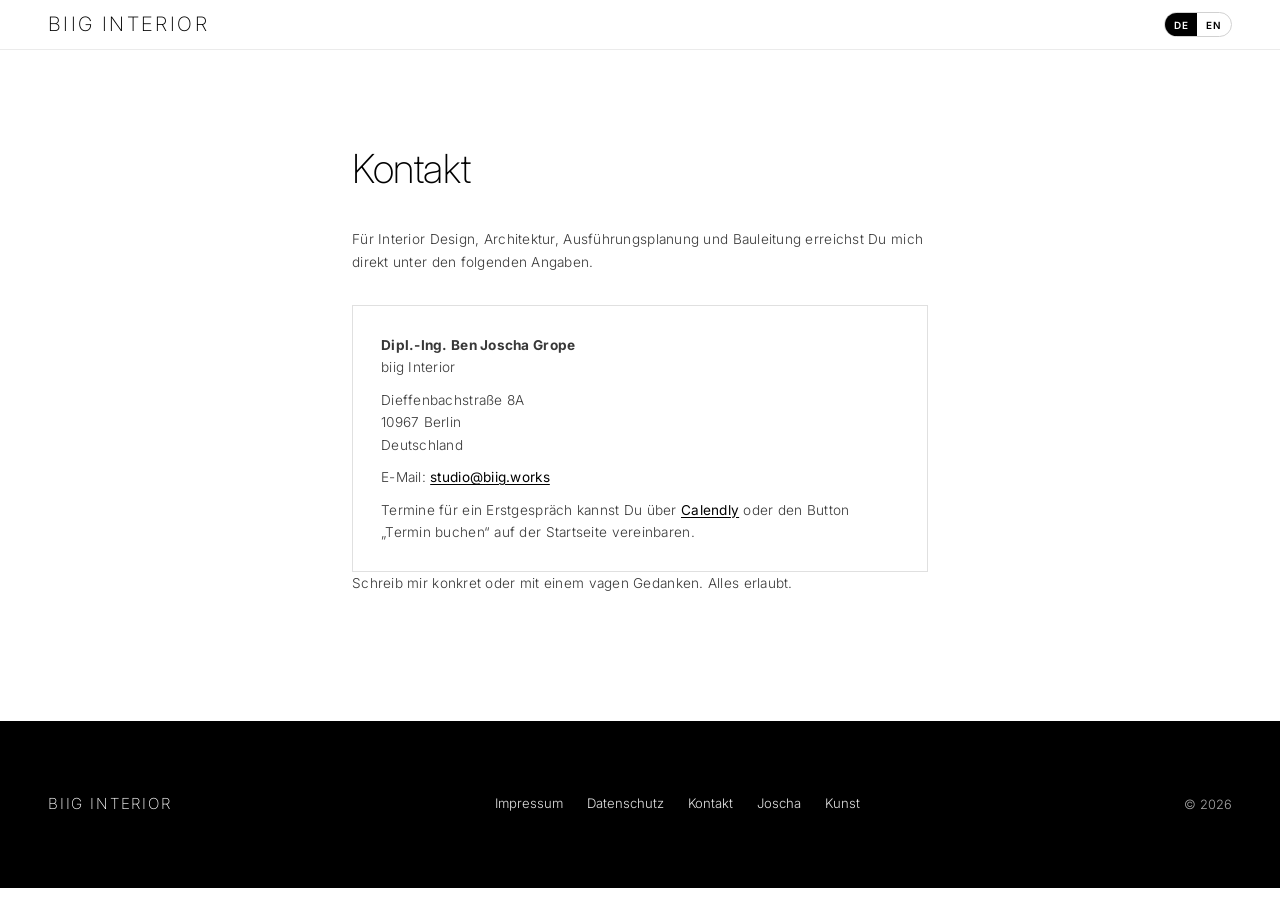
<file: kontakt/index.html>
<!doctype html>
<html lang="de">
  <head>
    <meta charset="utf-8" />
    <link rel="icon" href="/favicon.svg" type="image/svg+xml" />
    <link rel="icon" href="/favicon.ico" sizes="any" />
    <link rel="apple-touch-icon" href="/apple-touch-icon.png" />
<meta name="viewport" content="width=device-width, initial-scale=1" />
    <title>Kontakt — biig Interior</title>
    <meta name="description" content="Kontakt zu biig Interior — Interior Design, Architektur und Bauleitung in Berlin." />
    <link rel="preconnect" href="https://fonts.googleapis.com" />
    <link rel="preconnect" href="https://fonts.gstatic.com" crossorigin />
    <link href="https://fonts.googleapis.com/css2?family=Inter:wght@200;300;400;500;600&display=swap" rel="stylesheet" />
    <link rel="stylesheet" href="../styles.css" />
    <link rel="stylesheet" href="../biig-interior/biig-shared.css" />
  </head>
  <body class="biig-subpage de">
    <header class="biig-subnav" aria-label="Navigation">
      <div class="biig-subnav__inner">
        <a href="/" class="biig-subnav__logo">BIIG INTERIOR</a>
        <div class="nav__lang biig-subnav__lang" role="group" aria-label="Language">
          <button type="button" class="is-active" data-fc-lang="de">DE</button>
          <button type="button" data-fc-lang="en">EN</button>
        </div>
      </div>
    </header>
    <main class="biig-legal">
      <div class="biig-legal__shell">
        <h1 class="biig-legal__title"><span class="de-t">Kontakt</span><span class="en-t">Contact</span></h1>
        <div class="biig-legal__prose">
          <p>
            <span class="de-t">Für Interior Design, Architektur, Ausführungsplanung und Bauleitung erreichst Du mich direkt unter den folgenden Angaben.</span>
            <span class="en-t">For interior design, architecture, execution planning and site management, you can reach me directly using the details below.</span>
          </p>
          <div class="biig-kontakt-card">
            <p><strong>Dipl.-Ing. Ben Joscha Grope</strong><br />biig Interior</p>
            <p>Dieffenbachstraße 8A<br />10967 Berlin<br /><span class="de-t">Deutschland</span><span class="en-t">Germany</span></p>
            <p>E-Mail: <a href="mailto:studio@biig.works">studio@biig.works</a></p>
            <p>
              <span class="de-t">Termine für ein Erstgespräch kannst Du über <a href="https://calendly.com/biig-meeting" target="_blank" rel="noopener noreferrer">Calendly</a> oder den Button „Termin buchen“ auf der Startseite vereinbaren.</span>
              <span class="en-t">You can book an intro call via <a href="https://calendly.com/biig-meeting" target="_blank" rel="noopener noreferrer">Calendly</a> or the “Book a call” button on the homepage.</span>
            </p>
          </div>
          <p>
            <span class="de-t">Schreib mir konkret oder mit einem vagen Gedanken. Alles erlaubt.</span>
            <span class="en-t">Write to me with something concrete or a vague thought. Everything is welcome.</span>
          </p>
        </div>
      </div>
    </main>
    <footer class="footer" id="bi-site-footer" aria-label="Seitenfuß">
      <div class="footer__inner">
        <a href="/" class="footer__logo bi-brand-logo">BIIG INTERIOR</a>
        <nav class="footer__links" aria-label="Rechtliches und Über uns">
          <a href="/impressum/"><span class="de-t">Impressum</span><span class="en-t">Legal notice</span></a>
          <a href="/datenschutz/"><span class="de-t">Datenschutz</span><span class="en-t">Privacy</span></a>
          <a href="/kontakt/"><span class="de-t">Kontakt</span><span class="en-t">Contact</span></a>
          <a href="/joscha/"><span class="de-t">Joscha</span><span class="en-t">Joscha</span></a>
          <a href="https://biig.works/kunst/"><span class="de-t">Kunst</span><span class="en-t">Art</span></a>
        </nav>
        <p class="footer__copy">© 2026</p>
      </div>
    </footer>
    <script src="../fc-i18n.js" defer></script>
    <script src="../fc-lang.js" defer></script>
  <!-- biig-export 2026-10-29T10:37Z --><script src="../biig-kunst-link-fix.js"></script></body>
</html>
</file>
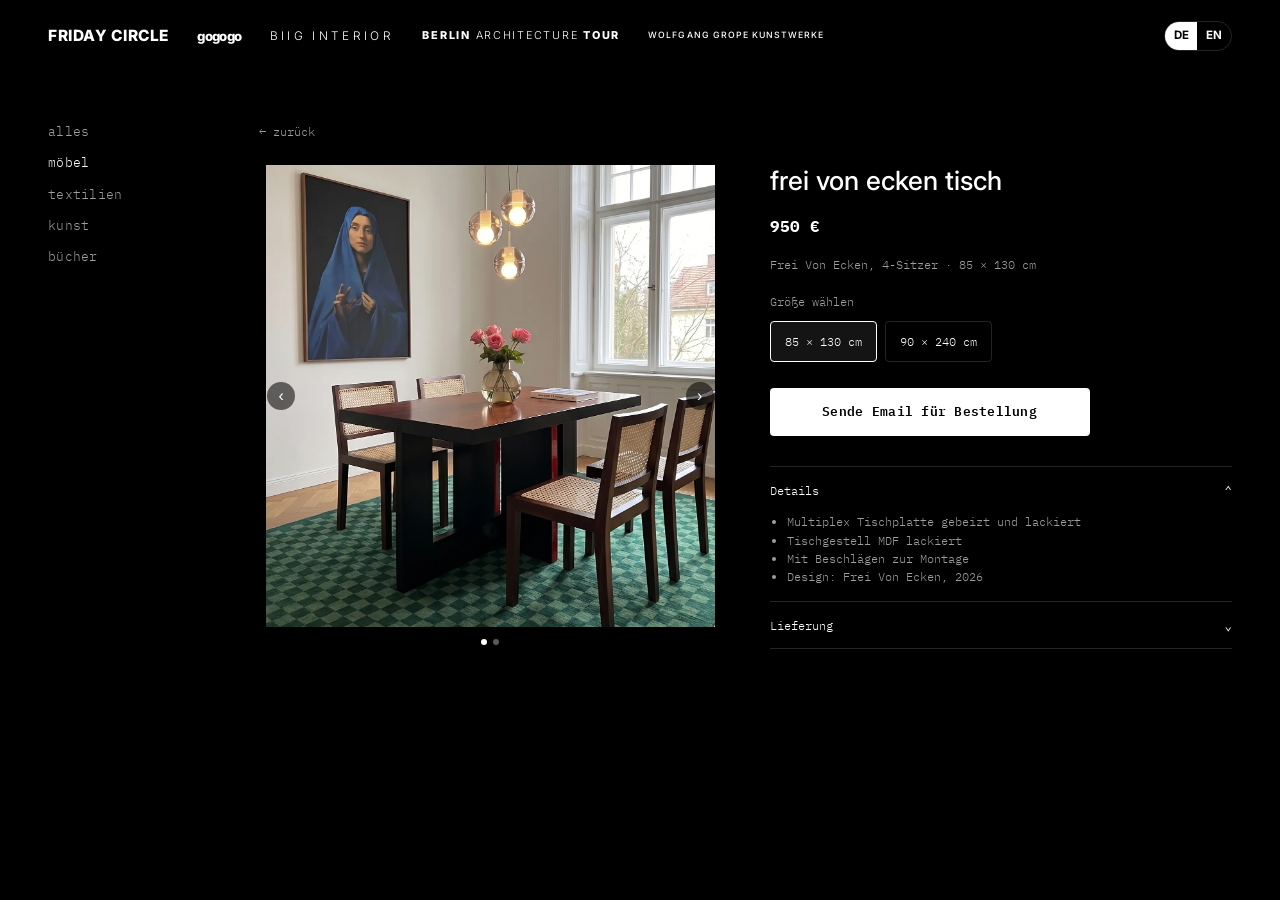
<file: kaufen/tisch.html>
<!DOCTYPE html>
<html lang="de">
  <head>
    <meta charset="utf-8" />
        <link rel="icon" href="/favicon-fc.svg" type="image/svg+xml" />
    <link rel="icon" href="/favicon-fc.ico" sizes="any" />
    <link rel="apple-touch-icon" href="/apple-touch-icon-fc.png" />
<meta name="viewport" content="width=device-width, initial-scale=1" />
    <title>Frei Von Ecken Tisch | Kaufen</title>
    <meta name="description" content="Frei Von Ecken Esstisch — zwei Größen, bestellen per E-Mail." />
    <link rel="preconnect" href="https://fonts.googleapis.com" />
    <link rel="preconnect" href="https://fonts.gstatic.com" crossorigin />
    <link
      href="https://fonts.googleapis.com/css2?family=IBM+Plex+Mono:wght@400;500;600&family=Inter:wght@400;500;600;700&display=swap"
      rel="stylesheet"
    />
    <link rel="stylesheet" href="../styles.css" />
    <link rel="stylesheet" href="kaufen.css" />
  </head>
  <body class="kaufen-page">
    <header class="kaufen-header" aria-label="Hauptnavigation">
      <nav class="kaufen-header__links" aria-label="Friday Circle Seiten">
        <a class="kaufen-header__logo kaufen-header__logo--fc" href="https://www.fridaycircle.club/">FRIDAY CIRCLE</a>
        <a class="kaufen-header__logo kaufen-header__logo--gogogo" href="https://gogogo.social/">gogogo</a>
        <a class="kaufen-header__logo kaufen-header__logo--biig" href="https://biig.works/">BIIG INTERIOR</a>
        <a class="kaufen-header__logo kaufen-header__logo--bat" href="https://biig.works/"><strong>BERLIN</strong> ARCHITECTURE <strong>TOUR</strong></a>
        <a class="kaufen-header__logo kaufen-header__logo--wolfgang" href="https://biig.works/kunst/">WOLFGANG GROPE KUNSTWERKE</a>
      </nav>
      <div class="kaufen-lang" role="group" aria-label="Sprache">
        <button type="button" class="is-active" data-fc-lang="de">DE</button>
        <button type="button" data-fc-lang="en">EN</button>
      </div>
    </header>

    <div class="kaufen-layout">
      <aside class="kaufen-sidebar" aria-label="Shop Kategorien">
        <ul class="kaufen-sidebar__nav" id="kaufen-shop-nav">
          <li><a class="kaufen-sidebar__link" href="https://www.fridaycircle.club/kaufen/index.html" data-shop-nav="all"><span class="de-t">Alles</span><span class="en-t">All</span></a></li>
          <li><a class="kaufen-sidebar__link" href="tisch.html" data-shop-nav="moebel"><span class="de-t">Möbel</span><span class="en-t">Furniture</span></a></li>
          <li><a class="kaufen-sidebar__link" href="https://www.fridaycircle.club/kaufen/index.html#textilien" data-shop-nav="textilien"><span class="de-t">Textilien</span><span class="en-t">Textiles</span></a></li>
          <li><a class="kaufen-sidebar__link" href="https://www.fridaycircle.club/kaufen/index.html#kunst" data-shop-nav="kunst"><span class="de-t">Kunst</span><span class="en-t">Art</span></a></li>
          <li><a class="kaufen-sidebar__link" href="https://www.fridaycircle.club/kaufen/index.html#buch" data-shop-nav="buch"><span class="de-t">Bücher</span><span class="en-t">Books</span></a></li>
        </ul>
      </aside>

      <main class="kaufen-main">
        <a class="kaufen-back" href="https://www.fridaycircle.club/kaufen/index.html"><span class="de-t">← zurück</span><span class="en-t">← back</span></a>

        <div class="kaufen-product">
          <figure class="kaufen-product__figure kaufen-product__figure--slider" id="kaufen-tisch-figure" aria-live="polite">
            <div class="kaufen-product__slider-wrap" id="kaufen-tisch-product-slider">
              <div class="kaufen-product__slider-stage">
                <div class="kaufen-tile__slider" id="kaufen-tisch-slider"></div>
                <button type="button" class="kaufen-tile__nav kaufen-tile__nav--prev" aria-label="Vorheriges Bild">‹</button>
                <button type="button" class="kaufen-tile__nav kaufen-tile__nav--next" aria-label="Nächstes Bild">›</button>
              </div>
              <div class="kaufen-tile__dots" id="kaufen-tisch-dots" aria-hidden="true"></div>
            </div>
          </figure>

          <div class="kaufen-product__info">
            <h1 class="kaufen-product__title">Frei Von Ecken Tisch</h1>
            <p class="kaufen-product__price" id="kaufen-product-price">950 €</p>
            <p class="kaufen-product__note" id="kaufen-product-note">Frei Von Ecken, 4-Sitzer · 85 × 130 cm</p>

            <div>
              <p class="kaufen-field__label"><span class="de-t">Größe wählen</span><span class="en-t">Select size</span></p>
              <div class="kaufen-size-grid" id="kaufen-variant-grid">
                <button type="button" class="kaufen-variant-btn is-active" data-value="small">
                  <span class="de-t">85 × 130 cm</span>
                  <span class="en-t">85 × 130 cm</span>
                </button>
                <button type="button" class="kaufen-variant-btn" data-value="large">
                  <span class="de-t">90 × 240 cm</span>
                  <span class="en-t">90 × 240 cm</span>
                </button>
              </div>
            </div>

            <a class="kaufen-order-btn" id="kaufen-order-link" href="mailto:studio@biig.works?subject=Bestellung%20Frei%20Von%20Ecken%20Tisch%2085%20x%20130%20cm">
              <span class="de-t">Sende Email für Bestellung</span>
              <span class="en-t">Send email to order</span>
            </a>

            <div class="kaufen-details">
              <details class="kaufen-details__item" open>
                <summary class="kaufen-details__summary">
                  <span class="de-t">Details</span>
                  <span class="en-t">Details</span>
                  <span aria-hidden="true">⌃</span>
                </summary>
                <div class="kaufen-details__body">
                  <ul>
                    <li><span class="de-t">Multiplex Tischplatte gebeizt und lackiert</span><span class="en-t">Plywood tabletop stained and lacquered</span></li>
                    <li><span class="de-t">Tischgestell MDF lackiert</span><span class="en-t">Lacquered MDF table frame</span></li>
                    <li><span class="de-t">Mit Beschlägen zur Montage</span><span class="en-t">Hardware included for assembly</span></li>
                    <li><span class="de-t">Design: Frei Von Ecken, 2026</span><span class="en-t">Design: Frei Von Ecken, 2026</span></li>
                  </ul>
                </div>
              </details>
              <details class="kaufen-details__item">
                <summary class="kaufen-details__summary">
                  <span class="de-t">Lieferung</span>
                  <span class="en-t">Delivery</span>
                  <span aria-hidden="true">⌄</span>
                </summary>
                <div class="kaufen-details__body">
                  <p>
                    <span class="de-t">Produktion und Lieferung nach Absprache. Abholung in Berlin möglich. Montage auf Anfrage.</span>
                    <span class="en-t">Production and delivery by arrangement. Pickup in Berlin possible. Assembly on request.</span>
                  </p>
                </div>
              </details>
            </div>
          </div>
        </div>
      </main>
    </div>

    <div id="fc-site-footer"></div>
    <script src="../fc-image-url.js" defer></script><script src="../fc-lang.js" defer></script>
    <script src="kaufen.js" defer></script>
  </body>
</html>
</file>
<file: styles.css>
/* Friday Circle — global */
:root {
  --bg: #edece4;
  --text: #000000;
  --logo: #1f1f1f;
  --accent: #99f0dd;
  --surface: #18594e;
  --font-sans: Inter, system-ui, -apple-system, "Segoe UI", sans-serif;
  --font-serif: Georgia, "Times New Roman", Times, serif;
  --nav-pad-x: clamp(20px, 4vw, 48px);
  --content-max: 1280px;
  --section-pad-y: clamp(48px, 8vw, 96px);
  --goals-prose-ch: 56ch;
  --goals-prose-fs: clamp(13px, 1.2vw, 16px);
  --goals-prose-lh: 1.55;
  /* Abstand Text/CTA vom Video-Rand (Rahmen liegt schon bündig zur Nav-Spalte) */
  --overlay-pad-x: clamp(12px, 2.5vw, 24px);
  /* Landing + Ziele: helleres, farbigeres Video (nicht Lösungen/Projekte-Default) */
  --product-video-filter-vivid: grayscale(0.48) brightness(0.9) saturate(1.08);
  --product-video-filter-landing: grayscale(0.74) brightness(0.6) saturate(0.54);
  /* Landing: ockerer Bereich unter dem Video (Grafik-Platzhalter) */
  --landing-graphic-bg: color-mix(in srgb, #b89a6a 16%, var(--bg));
  --landing-graphic-border: color-mix(in srgb, #7a623e 12%, var(--bg));
}

*,
*::before,
*::after {
  box-sizing: border-box;
}

html {
  scroll-behavior: smooth;
}

body {
  margin: 0;
  font-family: var(--font-sans);
  font-size: 15px;
  font-weight: 300;
  line-height: 1.5;
  color: var(--text);
  background: var(--bg);
}

img,
video {
  max-width: 100%;
  height: auto;
  display: block;
}

a {
  color: inherit;
}

/* Nav — gleiche 1280px-Box wie Hero (Padding innen, kein Rand-Streifen) */
.nav {
  position: sticky;
  top: 0;
  z-index: 100;
  background: color-mix(in srgb, var(--bg) 92%, transparent);
  backdrop-filter: blur(10px);
  font-family: var(--font-sans);
}

.nav__inner {
  max-width: var(--content-max);
  margin: 0 auto;
  padding: clamp(18px, 2.2vw, 26px) var(--nav-pad-x);
  display: grid;
  grid-template-columns: minmax(0, 1fr) auto minmax(0, 1fr);
  align-items: center;
  column-gap: clamp(16px, 3vw, 32px);
}

.nav__logo {
  grid-column: 1;
  grid-row: 1;
  justify-self: start;
  font-weight: 600;
  font-size: clamp(1.05rem, 1.35vw, 1.35rem);
  letter-spacing: 0.018em;
  text-decoration: none;
  color: var(--logo);
  flex-shrink: 0;
}

.nav__links,
#primary-nav {
  grid-column: 2;
  grid-row: 1;
  justify-self: center;
  display: flex;
  align-items: center;
  justify-content: center;
  flex-wrap: wrap;
  gap: clamp(45px, 6.72vw, 83px);
  font-size: 0.92rem;
  font-weight: 300;
}

.nav__inner > .nav__cta-bucket {
  grid-column: 3;
  grid-row: 1;
  justify-self: end;
}

/* Unterseiten: nur Wordmark, kein 3-Spalten-Grid / keine CTA-Spalte */
.nav.nav--sub .nav__inner {
  display: block;
  grid-template-columns: none;
}

/* gogogo-Flows: Zurück-Pill im Header (Body kann Serif sein — wie gogogo-Landing) */
.gogogo-landing__header-cta {
  display: inline-flex;
  align-items: center;
  justify-content: center;
  border: 1.5px solid var(--text);
  background: transparent;
  color: var(--text);
  font-weight: 500;
  font-size: 0.9rem;
  padding: 10px 24px;
  border-radius: 999px;
  text-decoration: none;
  font-family: var(--font-sans);
}

.gogogo-landing__header-cta:hover,
.gogogo-landing__header-cta:focus-visible {
  background: var(--text);
  color: var(--bg);
  outline: none;
}

.nav__links a {
  text-decoration: none;
  color: var(--text);
  position: relative;
  padding-bottom: 2px;
}

.nav__links a::after {
  content: "";
  position: absolute;
  left: 0;
  bottom: 0;
  width: 100%;
  height: 1px;
  background: currentColor;
  transform: scaleX(0);
  transform-origin: left;
  transition: transform 0.2s ease;
}

.nav__links a:hover::after,
.nav__links a:focus-visible::after,
.nav__link--current::after {
  transform: scaleX(1);
}

/* gogogo: Split-CTA + Flyout (Dropdown nur Pfeil / .nav__cta-arrow, nicht „gogogo“-Link) */
.nav__cta-bucket {
  display: flex;
  align-items: center;
  flex-shrink: 0;
  justify-content: flex-end;
  gap: calc(var(--nav-lang-width, 3.25rem) * 0.5);
}

.nav__cta-split {
  position: relative;
  display: inline-flex;
  align-items: stretch;
  border-radius: 999px;
  box-shadow: 0 1px 0 color-mix(in srgb, #000 22%, transparent);
  transition: transform 0.15s ease;
}

/* Pfeil + Panel: Mouse bleibt im Bereich, Menü klappt nicht zu (Hover-Kette) */
.nav__cta-arrow {
  position: relative;
  z-index: 5;
  display: flex;
  flex-direction: column;
  align-items: stretch;
  align-self: stretch;
}

.nav__cta-toggle {
  display: inline-flex;
  align-items: center;
  justify-content: center;
  min-width: 40px;
  margin: 0;
  padding: 0 10px;
  border: none;
  border-top-right-radius: 999px;
  border-bottom-right-radius: 999px;
  background: #0a0a0a;
  color: #f5f5f5;
  cursor: pointer;
  transition: filter 0.15s ease, background 0.15s ease, color 0.15s ease, border-color 0.15s ease;
  flex: 1 0 auto;
  align-self: stretch;
  min-height: 100%;
  border-left: 1px solid #2a2a2a;
}

.nav__cta-toggle:hover,
.nav__cta-toggle:focus-visible {
  filter: brightness(1.06);
  outline: none;
}

.nav__cta-toggle:focus-visible {
  box-shadow: 0 0 0 2px var(--bg), 0 0 0 4px var(--surface);
}

.nav__cta-toggle-icon {
  display: block;
  width: 0;
  height: 0;
  border-left: 5px solid transparent;
  border-right: 5px solid transparent;
  border-top: 6px solid currentColor;
  transform-origin: 50% 40%;
  transition: transform 0.2s ease;
}

/* Chevron: nach unten nur bei Hover/Focus/Offen im Pfeil-Bereich */
.nav__cta-arrow:hover .nav__cta-toggle-icon,
.nav__cta-arrow.is-open .nav__cta-toggle-icon,
.nav__cta-arrow:focus-within .nav__cta-toggle-icon {
  transform: rotate(180deg);
}

.nav__gogogo-panel {
  position: absolute;
  top: calc(100% + 8px);
  right: 0;
  z-index: 200;
  min-width: min(16.5rem, calc(100vw - 2 * var(--nav-pad-x)));
  display: none;
  padding: 0.4rem 0 0.45rem;
  background: #fff;
  color: var(--text);
  border-radius: 12px;
  box-shadow: 0 12px 40px color-mix(in srgb, #000 18%, transparent);
  text-align: left;
}

@media (min-width: 761px) {
  .nav__cta-arrow:hover .nav__gogogo-panel,
  .nav__cta-arrow:focus-within .nav__gogogo-panel,
  .nav__cta-arrow.is-open .nav__gogogo-panel {
    display: block;
  }
}

@media (max-width: 760px) {
  .nav__cta-arrow.is-open .nav__gogogo-panel {
    display: block;
  }
}

.nav__lang {
  display: flex;
  flex-shrink: 0;
  border: 1px solid color-mix(in srgb, var(--text) 18%, #fff);
  border-radius: 999px;
  overflow: hidden;
}

.nav__lang button {
  border: none;
  background: transparent;
  padding: 0.35rem 0.55rem;
  font-family: var(--font-sans);
  font-size: 0.62rem;
  font-weight: 600;
  letter-spacing: 0.1em;
  text-transform: uppercase;
  cursor: pointer;
  color: var(--text);
}

.nav__lang button.is-active {
  background: var(--text);
  color: var(--bg);
}

body.bat-page .nav__inner {
  grid-template-columns: minmax(0, 1fr) auto;
}

body.bat-page #primary-nav {
  display: none !important;
}

body.bat-page .nav__cta-bucket {
  grid-column: 2;
  justify-self: end;
}

body.bat-page {
  --bg: #ffffff;
  background: #ffffff;
}

body.bat-page .nav,
body.bat-page .bat-map-ui,
body.bat-page .bat-tour-intro,
body.bat-page .bat-tour-intro__inner,
body.bat-page .bat-map-section,
body.bat-page .bat-map__frame,
body.bat-page .bat-map__canvas,
body.bat-page .bat-map__canvas.leaflet-container {
  background-color: #ffffff;
}

body.bat-page .nav {
  background: #ffffff;
  background-color: #ffffff;
  -webkit-backdrop-filter: none;
  backdrop-filter: none;
}

body.bat-page .bat-tour-intro,
body.bat-page .bat-tour-intro__inner {
  background: #ffffff;
}

body.bat-page .nav__logo {
  grid-column: 1;
  justify-self: start;
}

.nav__gogogo-item {
  display: flex;
  align-items: center;
  justify-content: space-between;
  gap: 0.75rem;
  padding: 0.6rem 1rem;
  font-family: var(--font-serif);
  font-size: 0.95rem;
  line-height: 1.3;
  text-decoration: none;
  color: var(--text);
  border-top: none;
  transition: background 0.12s ease, color 0.12s ease;
}

.nav__gogogo-item:first-of-type {
  padding-top: 0.45rem;
}

/* Dropdown-Zeile: Hover/Focus — Markenfarben der Programme */
.nav__gogogo-item--gogogo:hover,
.nav__gogogo-item--gogogo:focus-visible {
  background: #c52f33;
  color: #fff;
}

.nav__gogogo-item--cycle:hover,
.nav__gogogo-item--cycle:focus-visible {
  background: #c52f33;
  color: #fff0f0;
}

.nav__gogogo-item--gosam:hover,
.nav__gogogo-item--gosam:focus-visible {
  background: #3366ff;
  color: #edf2ff;
}

.nav__gogogo-item--haima:hover,
.nav__gogogo-item--haima:focus-visible {
  background: #0a0a0a;
  color: #c9a962;
}

.nav__gogogo-item--balkonius:hover,
.nav__gogogo-item--balkonius:focus-visible {
  background: #1a3a2a;
  color: #fff;
}

.nav__gogogo-item--arch:hover,
.nav__gogogo-item--arch:focus-visible {
  background: #0a0a0a;
  color: #fff;
}

.nav__gogogo-item--lebensjahre:hover,
.nav__gogogo-item--lebensjahre:focus-visible {
  background: #a48d47;
  color: #fff;
}

.nav__gogogo-item--shop:hover,
.nav__gogogo-item--shop:focus-visible {
  background: #c52f33;
  color: #fff;
}

.nav__gogogo-item--cardeluxe:hover,
.nav__gogogo-item--cardeluxe:focus-visible {
  background: #fff200;
  color: #0a0a0a;
}

.nav__gogogo-item:hover .nav__gogogo-external,
.nav__gogogo-item:focus-visible .nav__gogogo-external {
  color: inherit;
  opacity: 0.88;
}

.nav__gogogo-item--cycle:focus-visible {
  outline: 2px solid #2a0a0a;
  outline-offset: 2px;
}

.nav__gogogo-item--haima:focus-visible {
  outline: 2px solid #c9a962;
  outline-offset: 2px;
}

.nav__gogogo-item.is-offline,
.fc-program-hero__cta.is-offline,
.cta-pill.is-offline {
  cursor: not-allowed;
  pointer-events: none;
  opacity: 0.72;
}

.nav__gogogo-item.is-offline:hover,
.nav__gogogo-item.is-offline:focus-visible {
  background: transparent;
  color: var(--text);
}

.nav__gogogo-offline {
  font-family: var(--font-sans);
  font-size: 0.62rem;
  font-weight: 600;
  letter-spacing: 0.12em;
  text-transform: uppercase;
  opacity: 0.55;
}

.nav__gogogo-item--lebensjahre:focus-visible {
  outline: 2px solid #fff;
  outline-offset: 2px;
}

.nav__gogogo-item--gosam:focus-visible {
  outline: 2px solid #8ab0ff;
  outline-offset: 2px;
}

.nav__gogogo-item--geschichte:focus-visible,
.nav__gogogo-item--programmierung:focus-visible {
  outline: 2px solid #fff;
  outline-offset: 2px;
}

.nav__gogogo-item--gogogo:focus-visible {
  outline: 2px solid #c52f33;
  outline-offset: 2px;
}

.nav__gogogo-external {
  flex-shrink: 0;
  font-size: 0.85em;
  opacity: 0.6;
  font-family: var(--font-sans);
}

.nav__burger {
  display: none;
  align-items: center;
  justify-content: center;
  width: 44px;
  height: 44px;
  margin: 0;
  padding: 0;
  border: none;
  border-radius: 8px;
  background: transparent;
  color: var(--text);
  cursor: pointer;
  justify-self: end;
  transition: background-color 0.15s ease;
}

.nav__burger:hover,
.nav__burger:focus-visible {
  background: color-mix(in srgb, var(--text) 8%, transparent);
}

.nav__burger:focus-visible {
  outline: 2px solid var(--surface);
  outline-offset: 2px;
}

.nav__burger-box {
  display: flex;
  flex-direction: column;
  justify-content: center;
  gap: 5px;
  width: 22px;
}

.nav__burger-line {
  display: block;
  height: 2px;
  border-radius: 1px;
  background: currentColor;
  transform-origin: center;
  transition: transform 0.2s ease, opacity 0.2s ease;
}

.nav--open .nav__burger-line:nth-child(1) {
  transform: translateY(7px) rotate(45deg);
}

.nav--open .nav__burger-line:nth-child(2) {
  opacity: 0;
}

.nav--open .nav__burger-line:nth-child(3) {
  transform: translateY(-7px) rotate(-45deg);
}

.cta-pill {
  display: inline-flex;
  align-items: center;
  justify-content: center;
  padding: 10px clamp(22px, 3vw, 32px);
  border-radius: 999px;
  font-weight: 600;
  font-size: 0.85rem;
  font-family: var(--font-sans);
  text-decoration: none;
  white-space: nowrap;
  flex-shrink: 0;
  transition: transform 0.15s ease, box-shadow 0.15s ease, filter 0.15s ease;
}

.cta-pill--gogogo {
  background: var(--surface);
  color: var(--accent);
  box-shadow: 0 1px 0 color-mix(in srgb, #000 22%, transparent);
}

.cta-pill--gogogo:hover,
.cta-pill--gogogo:focus-visible {
  transform: translateY(-1px);
  filter: brightness(1.06);
  box-shadow: 0 6px 22px color-mix(in srgb, var(--surface) 42%, transparent);
}

/* Header: gogogo-CTA zunächst schwarz, bei Hover/Focus links gogogo-Rot */
.nav__cta-primary.cta-pill--gogogo {
  position: relative;
  z-index: 6;
  border-top-right-radius: 0;
  border-bottom-right-radius: 0;
  box-shadow: none;
  padding-right: 18px;
  background: #0a0a0a;
  color: #f5f5f5;
  border: 1px solid #2a2a2a;
  border-right: none;
  transform: none;
  filter: none;
  transition: background 0.15s ease, color 0.15s ease, box-shadow 0.15s ease, border-color 0.15s ease;
}

/* Rot nur beim Hover/Focus auf „gogogo“ (links), nicht auf dem Pfeil */
.nav__cta-primary.cta-pill--gogogo:hover,
.nav__cta-primary.cta-pill--gogogo:focus-visible {
  background: #c52f33;
  color: #fff;
  border-color: #c52f33;
  border-right: none;
  box-shadow: 0 6px 22px color-mix(in srgb, #c52f33 42%, transparent);
  filter: none;
  transform: translateY(-1px);
}

.nav__cta-primary.cta-pill--gogogo:hover + .nav__cta-arrow .nav__cta-toggle,
.nav__cta-primary.cta-pill--gogogo:focus-visible + .nav__cta-arrow .nav__cta-toggle {
  border-left-color: color-mix(in srgb, #fff 32%, #c52f33);
}

/* Hero — linke Kante = Logo; Lede unten bündig mit Headline */
.hero {
  padding: clamp(48px, 9vw, 112px) 0 clamp(40px, 6vw, 80px);
}

.hero__grid {
  max-width: var(--content-max);
  margin: 0 auto;
  padding: 0 var(--nav-pad-x);
  display: grid;
  grid-template-columns: minmax(0, 1.08fr) minmax(0, 0.92fr);
  gap: clamp(40px, 8vw, 120px);
  align-items: end;
}

.hero__heading {
  margin: 0;
  font-size: clamp(30px, 4.2vw, 58px);
  font-weight: 700;
  font-family: var(--font-sans);
  line-height: 1.05;
  letter-spacing: 0.01em;
}

.hero__heading .nowrap {
  display: block;
}

/* Community-Headline: breit „Gemeinsam sind wir“ / „weniger allein.“; schmal Umbruch nach „Gemeinsam“ */
.community-headline {
  display: flex;
  flex-wrap: wrap;
  align-items: baseline;
  column-gap: 0.3em;
}

.community-headline__first-line {
  white-space: nowrap;
}

.community-headline__a::after {
  content: " ";
}

.community-headline__c {
  flex-basis: 100%;
}

@media (max-width: 680px) {
  .community-headline__first-line {
    white-space: normal;
    display: contents;
  }

  .community-headline__a {
    flex-basis: 100%;
  }

  .community-headline__c {
    flex-basis: auto;
  }
}

/* Rechte Hero-Spalte: Serif (Georgia), nicht Sans */
.hero__lede {
  margin: 0;
  font-family: var(--font-serif);
  font-size: clamp(15px, 1.32vw, 19px);
  font-weight: 400;
  letter-spacing: 0.01em;
  line-height: 1.58;
  color: color-mix(in srgb, var(--text) 78%, var(--bg));
  max-width: 40ch;
  text-align: left;
}

/* Landing bridge (between hero and video) */
.landing-bridge {
  max-width: var(--content-max);
  margin: 0 auto;
  padding: 0 var(--nav-pad-x) clamp(28px, 5vw, 56px);
}

.landing-bridge__rule {
  border: none;
  border-top: 1px solid color-mix(in srgb, var(--text) 18%, transparent);
  margin: 0;
}

.programmierung-page .landing-bridge__rule {
  display: none !important;
  border: 0 !important;
  height: 0 !important;
  margin: 0 !important;
  padding: 0 !important;
}

.programmierung-page .landing-bridge hr {
  display: none !important;
  border: 0 !important;
  height: 0 !important;
  margin: 0 !important;
  padding: 0 !important;
}

.programmierung-page .landing-bridge {
  border-top: 0 !important;
  box-shadow: none !important;
}

.landing-bridge__kicker {
  margin: clamp(16px, 2.5vw, 24px) 0 clamp(12px, 2vw, 20px);
  font-family: var(--font-sans);
  font-size: clamp(13px, 1.15vw, 16px);
  font-weight: 300;
  line-height: 1.5;
  color: color-mix(in srgb, var(--text) 85%, transparent);
}

.landing-bridge__display {
  margin: 0;
  font-family: var(--font-sans);
  font-weight: 700;
  font-size: clamp(18px, 3.75vw, 48px);
  line-height: 1.12;
  letter-spacing: 0.015em;
}

.landing-bridge:not(.landing-bridge--two-col) .landing-bridge__display {
  color: color-mix(in srgb, var(--surface) 78%, #000);
}

.landing-bridge--two-col .landing-bridge__cols {
  display: grid;
  grid-template-columns: repeat(2, minmax(0, 1fr));
  gap: clamp(28px, 5vw, 48px) clamp(32px, 5vw, 80px);
  margin-top: clamp(20px, 3vw, 32px);
  margin-bottom: clamp(20px, 3vw, 32px);
}

.landing-bridge--two-col .landing-bridge__kicker {
  margin: 0 0 clamp(12px, 2vw, 20px);
}

.landing-bridge--two-col .landing-bridge__display--split {
  margin: 0;
}

.community .landing-bridge__display--split {
  font-size: clamp(calc(18px * 0.6), calc(3.75vw * 0.6), calc(48px * 0.6));
}

/* Sprache: DE/EN (global, wo .de-t / .en-t gesetzt) */
body.en .de-t,
html[lang="en"] .de-t {
  display: none !important;
}

body.de .en-t,
html[lang="de"] .en-t {
  display: none !important;
}

/* gogogo-Landing: Header-CTA behält DE-Breite in EN */
.gogogo-page .nav__cta-bucket > .gogogo-landing__header-cta {
  display: inline-grid;
  align-items: center;
  justify-items: center;
  box-sizing: border-box;
}

.gogogo-page .nav__cta-bucket > .gogogo-landing__header-cta::before {
  content: "Gym Buddy";
  grid-area: 1 / 1;
  visibility: hidden;
  white-space: nowrap;
  font-weight: 500;
  font-size: 0.9rem;
  line-height: 1;
}

.gogogo-page .nav__cta-bucket > .gogogo-landing__header-cta .de-t,
.gogogo-page .nav__cta-bucket > .gogogo-landing__header-cta .en-t {
  grid-area: 1 / 1;
  white-space: nowrap;
}

/* Programm-Hero-Slider (Landing) */
.landing-bridge--programs {
  max-width: none;
  padding-left: 0;
  padding-right: 0;
  padding-bottom: clamp(28px, 5vw, 56px);
  overflow: visible;
}

.fc-program-hero-stage {
  width: 100%;
}

.hero--service {
  padding: clamp(48px, 9vw, 112px) 0 clamp(20px, 3vw, 40px);
}

.hero--service .hero__grid {
  align-items: end;
}

.hero--service .hero__lede {
  max-width: none;
}

.hero--service__arrows {
  max-width: var(--content-max);
  margin: clamp(16px, 2.5vw, 28px) auto 0;
  padding: 0 var(--nav-pad-x);
  display: flex;
  justify-content: flex-end;
}

.hero--service .hero__heading .nowrap {
  white-space: nowrap;
}

.fc-program-hero-head {
  width: min(100%, var(--content-max));
  margin: 0 auto clamp(8px, 1.2vw, 11px);
  padding: 0 var(--nav-pad-x);
  box-sizing: border-box;
  display: grid;
  grid-template-columns: minmax(0, 1fr) minmax(0, 1fr) auto;
  align-items: end;
  gap: clamp(12px, 2vw, 20px);
}

.fc-program-hero-headline {
  margin: 0;
  font-family: var(--font-sans);
  font-size: clamp(1.05rem, 2vw, 1.55rem);
  font-weight: 600;
  line-height: 1.2;
  color: var(--text);
}

.fc-program-hero-subline {
  margin: 0;
  padding-bottom: 0.15em;
  font-family: var(--font-sans);
  font-size: clamp(0.78rem, 1.05vw, 0.92rem);
  font-weight: 400;
  line-height: 1.55;
  color: var(--text);
  text-align: right;
}

.fc-program-hero-title {
  flex: 1;
  min-width: 0;
  margin: 0;
  padding: 0;
  font-family: var(--font-sans);
  font-size: clamp(0.68rem, 0.95vw, 0.8rem);
  font-weight: 600;
  line-height: 1.35;
  color: var(--text);
}

.fc-program-hero-intro {
  margin: 0;
  padding: 0.775em 0 0;
  box-sizing: border-box;
  font-family: var(--font-sans);
  font-size: clamp(0.78rem, 1.05vw, 0.92rem);
  font-weight: 500;
  line-height: 1.55;
  color: var(--text);
  text-align: left;
}

.fc-program-hero-intro__line {
  display: block;
}

.fc-program-hero-intro__line + .fc-program-hero-intro__line {
  margin-top: 0.35em;
}

.fc-program-hero-wrap {
  display: flex;
  flex-direction: column;
  align-items: center;
  width: 100vw;
  margin-left: calc(50% - 50vw);
  margin-top: 0;
  overflow: visible;
}

.fc-program-hero-arrows {
  display: flex;
  gap: 8px;
  flex-shrink: 0;
}

.fc-program-hero-arrow {
  width: 40px;
  height: 40px;
  border-radius: 50%;
  border: none;
  background: #0a0a0a;
  color: #fff;
  display: inline-flex;
  align-items: center;
  justify-content: center;
  cursor: pointer;
  font-family: var(--font-sans);
  font-size: 1.35rem;
  line-height: 1;
  padding: 0 0 2px;
  transition: background 0.15s ease, transform 0.15s ease;
}

.fc-program-hero-arrow:hover,
.fc-program-hero-arrow:focus-visible {
  background: #1a1a1a;
  transform: translateY(-1px);
}

.fc-program-hero {
  --fc-hero-chrome: clamp(48px, 7vh, 64px);
  --fc-hero-peek: clamp(18px, 2.5vh, 28px);
  --fc-hero-h: calc(100dvh - var(--fc-nav-h, 72px) - var(--fc-hero-chrome) - var(--fc-hero-peek));
  position: sticky;
  top: var(--fc-nav-h, 72px);
  z-index: 2;
  flex-shrink: 0;
  height: var(--fc-hero-h);
  min-height: var(--fc-hero-h);
  max-height: var(--fc-hero-h);
  display: flex;
  align-items: stretch;
  overflow: hidden;
  background: #0a0a0a;
  width: auto;
  max-width: none;
  margin: 0;
  border-radius: clamp(10px, 1.2vw, 16px);
  box-sizing: border-box;
  transition:
    width 0.1s linear,
    border-radius 0.1s linear;
}

.fc-program-hero.is-flush {
  border-radius: 0;
}

@media (max-width: 760px) {
  .landing-bridge--programs {
    padding-bottom: 0;
  }

  .fc-program-hero-head {
    margin-bottom: clamp(6px, 1vw, 12px);
  }

  .hero--service {
    padding-bottom: clamp(12px, 2vw, 24px);
  }

  .hero--service__arrows {
    margin-top: clamp(20px, 4vw, 32px);
  }

  .hero--service .hero__heading .nowrap {
    white-space: normal;
  }

  .fc-program-hero-arrows {
    justify-content: flex-end;
  }

  .fc-program-hero-wrap {
    margin-top: 0;
  }

  .fc-program-hero__lebensjahre-visual {
    top: auto;
    right: clamp(12px, 3vw, 20px);
    bottom: clamp(12px, 2vh, 20px);
    left: clamp(12px, 3vw, 20px);
    height: min(42vh, 320px);
    justify-content: center;
  }

  .fc-program-hero__lebensjahre-img {
    width: auto;
    height: 100%;
    max-width: 100%;
    object-position: center;
    transform: scale(1.4) translateX(-15%);
    transform-origin: center center;
  }

  .fc-program-hero.is-lebensjahre::after {
    background: linear-gradient(
      180deg,
      rgba(14, 14, 14, 0.55) 0%,
      rgba(14, 14, 14, 0.2) 45%,
      rgba(240, 238, 230, 0.15) 100%
    );
  }

  .fc-program-hero {
    position: relative;
    top: auto;
    --fc-hero-h: min(72dvh, calc(100dvh - var(--fc-nav-h, 72px) - var(--fc-hero-chrome) - var(--fc-hero-peek)));
    height: var(--fc-hero-h);
    min-height: var(--fc-hero-h);
    max-height: var(--fc-hero-h);
    width: 100vw !important;
    border-radius: 0;
  }
}

.fc-program-hero__bg {
  position: absolute;
  inset: 0;
  z-index: 0;
}

.fc-program-hero__slide {
  position: absolute;
  inset: 0;
  opacity: 0;
  transition: opacity 0.65s ease;
  pointer-events: none;
}

.fc-program-hero__slide.is-active {
  opacity: 1;
  pointer-events: auto;
}

.fc-program-hero__slide:not(.fc-program-hero__slide--lebensjahre) img,
.fc-program-hero__slide video,
.fc-program-hero__gogogo-video {
  width: 100%;
  height: 100%;
  object-fit: cover;
  object-position: center;
  display: block;
  filter: saturate(1.08) contrast(1.04) brightness(0.92);
}

.fc-program-hero__slide--gogogo {
  background: #0a0a0a;
}

.fc-program-hero__slide--lebensjahre {
  background: #f0eee6;
}

.fc-program-hero__lebensjahre-visual {
  position: absolute;
  top: clamp(16px, 2.5vh, 28px);
  right: clamp(16px, 2.2vw, 28px);
  bottom: clamp(16px, 2.5vh, 28px);
  left: 40%;
  box-sizing: border-box;
  display: flex;
  align-items: center;
  justify-content: flex-end;
  pointer-events: none;
}

.fc-program-hero__lebensjahre-img {
  width: auto;
  height: 100%;
  max-width: 100%;
  object-fit: contain;
  object-position: center right;
  display: block;
  filter: none;
  transform: scale(0.7) translateX(-15%);
  transform-origin: center right;
}

.fc-program-hero.is-lebensjahre::after {
  background: linear-gradient(
    90deg,
    rgba(14, 14, 14, 0.52) 0%,
    rgba(14, 14, 14, 0.22) 38%,
    rgba(240, 238, 230, 0.04) 52%,
    transparent 58%
  );
}

.fc-program-hero__panel--lebensjahre.is-active .fc-program-hero__title {
  color: #f0eee6;
  text-shadow: 0 2px 12px rgba(0, 0, 0, 0.45);
}

.fc-program-hero__gogogo-media {
  position: absolute;
  inset: 0;
  z-index: 0;
  overflow: hidden;
  background: #000;
}

.fc-program-hero__gogogo-media video {
  width: 100%;
  height: 100%;
  max-width: none;
  max-height: none;
  object-fit: cover;
  object-position: center 68%;
  display: block;
  filter: brightness(0.68) sepia(0.14) contrast(1.1) saturate(0.5) !important;
}

.fc-program-hero__content:has(.fc-program-hero__panel--gogogo.is-active) {
  padding-inline: var(--nav-pad-x);
}

.fc-program-hero__panel.fc-program-hero__panel--gogogo {
  max-width: min(80%, 40rem);
  width: 100%;
  margin-left: 0;
  margin-right: auto;
  text-align: left;
}

.fc-program-hero__title.fc-program-hero__title--gogogo {
  max-width: 100%;
  margin-left: 0;
  margin-right: auto;
  margin-bottom: clamp(18px, 3vw, 28px);
  text-align: left;
  font-family: var(--font-sans);
  font-weight: 700;
  font-size: clamp(2rem, 6.5vw, 3.75rem);
  line-height: 1.05;
  letter-spacing: 0.01em;
  text-shadow: 0 2px 14px rgba(0, 0, 0, 0.5);
  overflow-wrap: break-word;
}

.fc-gogogo-headline__line {
  display: block;
}

.fc-program-hero__panel.fc-program-hero__panel--interior {
  max-width: min(80%, 40rem);
  width: 100%;
  margin-left: 0;
  margin-right: auto;
  text-align: left;
}

.fc-program-hero__title.fc-program-hero__title--interior {
  max-width: 100%;
  margin-left: 0;
  margin-right: auto;
  text-align: left;
  overflow-wrap: break-word;
}

.fc-program-hero__panel.fc-program-hero__panel--interior .fc-program-hero__cta {
  margin-left: 0;
  margin-right: auto;
}

#biig-interior .fc-program-hero__panel.fc-program-hero__panel--interior {
  padding-left: 20%;
  box-sizing: border-box;
}

.fc-program-hero__title .nowrap {
  white-space: nowrap;
}

.fc-program-hero__panel.fc-program-hero__panel--gogogo .fc-program-hero__cta {
  margin-left: 0;
  margin-right: auto;
}

.fc-program-hero__panel--arch {
  max-width: min(40rem, 100%);
}

.fc-arch-hero__eyebrow {
  margin: 0 0 12px;
  font-family: var(--font-sans);
  font-size: 11px;
  font-weight: 400;
  letter-spacing: 0.15em;
  text-transform: uppercase;
  color: rgba(240, 238, 230, 0.7);
}

.fc-arch-hero__title {
  margin: 0 0 clamp(16px, 2.5vw, 20px);
  font-family: var(--font-sans);
  font-size: clamp(2rem, min(11.5vw, 9.2cqw), 4.85rem);
  font-weight: 200;
  line-height: 0.92;
  letter-spacing: -0.02em;
  text-transform: uppercase;
  color: #f0eee6;
}

.fc-arch-hero__title-line {
  display: block;
}

.fc-arch-hero__title-line--strong {
  font-weight: 700;
}

.fc-arch-hero__sub {
  margin: 0 0 clamp(18px, 2.5vw, 24px);
  max-width: 36rem;
  font-family: var(--font-sans);
  font-size: clamp(0.95rem, 1.6vw, 1.15rem);
  font-weight: 400;
  line-height: 1.5;
  color: rgba(240, 238, 230, 0.88);
}

.fc-arch-hero__meta {
  display: flex;
  flex-wrap: wrap;
  gap: clamp(16px, 3vw, 32px);
  margin: 0 0 clamp(22px, 3vw, 28px);
  font-family: var(--font-sans);
  font-size: 11px;
  font-weight: 400;
  letter-spacing: 0.12em;
  text-transform: uppercase;
  color: rgba(240, 238, 230, 0.65);
}

.fc-program-hero__panel--arch .fc-program-hero__cta {
  margin-top: 0;
}

.fc-program-hero::after {
  content: "";
  position: absolute;
  inset: 0;
  z-index: 1;
  background:
    linear-gradient(180deg, rgba(14, 14, 14, 0.35) 0%, rgba(14, 14, 14, 0.1) 42%, rgba(14, 14, 14, 0.68) 100%),
    linear-gradient(90deg, rgba(14, 14, 14, 0.72) 0%, rgba(14, 14, 14, 0.18) 55%, rgba(14, 14, 14, 0.42) 100%);
  pointer-events: none;
}

.fc-program-hero__content {
  position: relative;
  z-index: 2;
  width: min(100%, var(--content-max));
  margin: 0 auto;
  padding: clamp(56px, 10vh, 88px) var(--nav-pad-x) clamp(48px, 8vh, 72px);
  align-self: center;
}

.fc-program-hero__panel {
  display: none;
  max-width: min(40rem, 100%);
}

.fc-program-hero__panel.is-active {
  display: block;
}

.fc-program-hero__title {
  margin: 0 0 clamp(18px, 3vw, 28px);
  font-family: var(--font-sans);
  font-weight: 700;
  font-size: clamp(2rem, 6.5vw, 3.75rem);
  line-height: 1.05;
  letter-spacing: 0.01em;
  color: #f0eee6;
  text-transform: none;
}

.fc-program-hero__cta {
  display: inline-flex;
  align-items: center;
  justify-content: center;
  min-width: min(16rem, 100%);
  padding: 14px clamp(22px, 4vw, 36px);
  border-radius: 999px;
  border: 1px solid transparent;
  font-family: var(--font-sans);
  font-size: 0.85rem;
  font-weight: 600;
  letter-spacing: 0.06em;
  text-transform: uppercase;
  text-decoration: none;
  transition: background 0.15s ease, color 0.15s ease, border-color 0.15s ease, transform 0.15s ease;
}

.fc-program-hero__cta--gogogo {
  background: #c52f33;
  color: #fff0f0;
  border-color: #c52f33;
}

.fc-program-hero__cta--cycle {
  background: #c52f33;
  color: #fff0f0;
  border-color: #c52f33;
}

.fc-program-hero__cta--haima {
  background: #0a0a0a;
  color: #f6f6f6;
  border-color: #f6f6f6;
}

.fc-program-hero__cta--balkonius {
  background: #1a3a2a;
  color: #fff;
  border-color: #1a3a2a;
}

.fc-program-hero__cta--gosam {
  background: #3366ff;
  color: #edf2ff;
  border-color: #3366ff;
}

.fc-program-hero__cta--lebensjahre {
  background: #a48d47;
  color: #fff;
  border-color: #a48d47;
  font-weight: 700;
}

.fc-program-hero__cta--arch {
  background: #fff;
  color: #0a0a0a;
  border-color: #fff;
}

.fc-program-hero__slide--shop {
  background: #0a0a0a;
}

.fc-program-hero__slide--shop img {
  object-fit: contain;
  object-position: center center;
}

.fc-program-hero__panel.fc-program-hero__panel--shop {
  max-width: 100%;
  width: 100%;
  margin-left: auto;
  margin-right: auto;
  text-align: center;
}

.fc-program-hero__title.fc-program-hero__title--shop {
  max-width: min(90%, 42rem);
  margin-left: auto;
  margin-right: auto;
  text-align: center;
  font-size: clamp(1.35rem, 3.6vw, 2.35rem);
  line-height: 1.12;
}

.fc-program-hero__panel.fc-program-hero__panel--shop .fc-program-hero__cta {
  margin-left: auto;
  margin-right: auto;
}

.fc-program-hero__cta--shop {
  background: #fff;
  color: #0a0a0a;
  border-color: #fff;
}

.fc-program-hero__cta--shop:hover,
.fc-program-hero__cta--shop:focus-visible {
  background: #2a2a2a;
  color: #fff;
  border-color: #fff;
}

.fc-program-hero__cta--cardeluxe {
  background: #fff200;
  color: #0a0a0a;
  border-color: #0a0a0a;
}

.fc-program-hero__cta--cardeluxe:hover,
.fc-program-hero__cta--cardeluxe:focus-visible {
  background: #0a0a0a;
  color: #fff200;
  border-color: #fff200;
}

.fc-program-hero__cta:hover,
.fc-program-hero__cta:focus-visible {
  transform: translateY(-1px);
}

.fc-program-hero__cta--gogogo:hover,
.fc-program-hero__cta--gogogo:focus-visible {
  background: #a82629;
  color: #fff;
  border-color: #fff;
}

.fc-program-hero__cta--haima:hover,
.fc-program-hero__cta--haima:focus-visible {
  background: #2a2a2a;
  color: #fff;
  border-color: #fff;
}

.fc-program-hero__cta--balkonius:hover,
.fc-program-hero__cta--balkonius:focus-visible {
  background: #2d9e8f;
  color: #fff;
  border-color: #2d9e8f;
}

.fc-program-hero__cta--lebensjahre:hover,
.fc-program-hero__cta--lebensjahre:focus-visible {
  background: #f0eee6;
  color: #a48d47;
  border-color: #fff;
}

.fc-program-hero__cta--arch:hover,
.fc-program-hero__cta--arch:focus-visible {
  background: #2a2a2a;
  color: #fff;
  border-color: #fff;
}

.fc-program-hero__dots {
  position: absolute;
  z-index: 5;
  top: clamp(12px, 2vw, 18px);
  left: 50%;
  bottom: auto;
  transform: translateX(-50%);
  display: flex;
  flex-wrap: wrap;
  justify-content: center;
  gap: 8px;
  max-width: calc(100% - 2 * var(--nav-pad-x));
  padding: 0;
  margin: 0;
  list-style: none;
}

.fc-program-hero__dot {
  width: 8px;
  height: 8px;
  padding: 0;
  border: 1px solid rgba(240, 238, 230, 0.55);
  border-radius: 50%;
  background: transparent;
  cursor: pointer;
  transition: background 0.2s ease, border-color 0.2s ease, transform 0.15s ease;
}

.fc-program-hero__dot.is-active,
.fc-program-hero__dot:hover,
.fc-program-hero__dot:focus-visible {
  background: #f0eee6;
  border-color: #f0eee6;
  transform: scale(1.12);
}

.fc-program-hero__dot:focus-visible {
  outline: 2px solid var(--surface);
  outline-offset: 3px;
}

.fc-program-hero.is-lebensjahre .fc-program-hero__dot {
  border-color: rgba(10, 10, 10, 0.42);
}

.fc-program-hero.is-lebensjahre .fc-program-hero__dot.is-active,
.fc-program-hero.is-lebensjahre .fc-program-hero__dot:hover,
.fc-program-hero.is-lebensjahre .fc-program-hero__dot:focus-visible {
  background: rgba(10, 10, 10, 0.78);
  border-color: rgba(10, 10, 10, 0.88);
}

.fc-program-hero.is-lebensjahre .fc-program-hero__dot:focus-visible {
  outline-color: rgba(10, 10, 10, 0.55);
}

.landing-after-video__inner--geschichte {
  max-width: min(90rem, 100%);
  padding-top: 0;
}

.programmierung-sub__intro {
  padding-bottom: 0;
  margin-bottom: 0;
}

.programmierung-page .fc-life-layout__grid {
  align-self: start;
}

.programmierung-page .programmierung-sub__intro .landing-bridge__kicker {
  margin-top: 0;
}

.programmierung-page .landing-after-video {
  padding-top: 0 !important;
  margin-top: 0 !important;
}

.programmierung-page .landing-after-video__inner {
  padding-top: 0 !important;
  margin-top: 0 !important;
}

/* Landing: unter dem Video — Linie, Sweet-Spot-Satz, Grafik-Fläche */
.landing-after-video {
  padding: 0 0 clamp(24px, 4vw, 48px);
}

.landing-after-video__inner {
  max-width: var(--content-max);
  margin: 0 auto;
  padding: clamp(40px, 6vw, 80px) var(--nav-pad-x) 0;
}

.landing-after-video__display {
  margin: clamp(20px, 3vw, 32px) 0 clamp(16px, 2.5vw, 28px);
  font-family: var(--font-sans);
  font-weight: 400;
  font-size: clamp(calc(18px * 0.6), calc(3.75vw * 0.6), calc(48px * 0.6));
  line-height: 1.12;
  letter-spacing: 0.015em;
}

.fc-life-squares-embed {
  margin-top: 0;
  margin-left: auto;
  margin-right: auto;
  width: 100%;
  max-width: 100%;
}

.fc-life-squares-embed .fc-life-squares {
  max-width: 100%;
  padding: 0;
  border-radius: 0;
  border: 1px solid color-mix(in srgb, var(--landing-graphic-border) 35%, transparent);
  overflow: hidden;
}

.programmierung-page .fc-life-squares-embed .fc-life-squares {
  border: none !important;
}

.landing-program-ctas__intro {
  margin: clamp(20px, 3vw, 32px) auto 0;
  max-width: min(68rem, calc(100% - clamp(40px, 10vw, 100px)));
  text-align: left;
  font-family: var(--font-sans);
  font-weight: 300;
  font-size: clamp(14px, 1.25vw, 17px);
  line-height: 1.5;
  color: color-mix(in srgb, var(--text) 88%, transparent);
}

.landing-program-ctas {
  display: flex;
  flex-wrap: wrap;
  justify-content: center;
  align-items: center;
  gap: clamp(10px, 1.6vw, 14px) clamp(12px, 2.2vw, 20px);
  margin: clamp(12px, 2vw, 20px) auto 0;
  width: 100%;
  max-width: min(68rem, calc(100% - clamp(40px, 10vw, 100px)));
}

.landing-program-ctas__link {
  text-decoration: none;
  text-align: center;
  line-height: 1.2;
  white-space: normal;
  max-width: 100%;
}

/* Reihung: gogogo (Standard, .cta-pill--gogogo) → CYCLE → go sam → haima → werkhaim */
.cta-pill--program-cycle {
  /* Referenzrot aus Vorgabe */
  background: #c52f33;
  color: #fff0f0;
  box-shadow: 0 1px 0 color-mix(in srgb, #000 20%, #c52f33);
  border: 1px solid color-mix(in srgb, #fff 12%, #c52f33);
}

.cta-pill--program-cycle:hover,
.cta-pill--program-cycle:focus-visible {
  color: #fff0f0;
  filter: brightness(1.04);
  box-shadow: 0 4px 18px color-mix(in srgb, #c52f33 45%, transparent);
}

.cta-pill--program-cycle:focus-visible {
  outline: 2px solid #2a0a0a;
  outline-offset: 2px;
}

.cta-pill--program-gosam {
  /* Leuchtendes Blau laut Vorgabe (an ~#3366FF) */
  background: #3366ff;
  color: #edf2ff;
  box-shadow: 0 1px 0 color-mix(in srgb, #000 18%, #3366ff);
  border: 1px solid color-mix(in srgb, #fff 14%, #2b55d9);
}

.cta-pill--program-gosam:hover,
.cta-pill--program-gosam:focus-visible {
  color: #edf2ff;
  filter: brightness(1.04);
  box-shadow: 0 4px 20px color-mix(in srgb, #3366ff 40%, transparent);
}

.cta-pill--program-gosam:focus-visible {
  outline: 2px solid #8ab0ff;
  outline-offset: 2px;
}

.cta-pill--program-haima {
  background: #0a0a0a;
  color: #f6f6f6;
  box-shadow: 0 1px 0 #000;
  border: 1px solid #2a2a2a;
}

.cta-pill--program-haima:hover,
.cta-pill--program-haima:focus-visible {
  color: #f6f6f6;
  filter: brightness(1.12);
  box-shadow: 0 4px 20px color-mix(in srgb, #000 25%, #0a0a0a);
}

.cta-pill--program-haima:focus-visible {
  outline: 2px solid #f6f6f6;
  outline-offset: 2px;
}

.cta-pill--program-werkhaim {
  background: #f4f4f4;
  color: #0a0a0a;
  box-shadow: 0 1px 0 color-mix(in srgb, #0a0a0a 8%, #f4f4f4);
  border: 1px solid #0a0a0a;
}

.cta-pill--program-werkhaim:hover,
.cta-pill--program-werkhaim:focus-visible {
  color: #0a0a0a;
  background: #e6e6e6;
  box-shadow: 0 4px 18px color-mix(in srgb, #0a0a0a 12%, transparent);
}

.cta-pill--program-werkhaim:focus-visible {
  outline: 2px solid #0a0a0a;
  outline-offset: 2px;
}

.landing-after-video__rule-after-graphic {
  margin-top: clamp(28px, 5vw, 56px);
  margin-bottom: 0;
}

.landing-after-video__rule-after-name-story {
  margin-top: clamp(28px, 5vw, 56px);
  margin-bottom: clamp(14px, 2.5vw, 28px);
}

.landing-name-story__grid {
  display: grid;
  grid-template-columns: minmax(0, 2fr) minmax(0, 3fr);
  gap: clamp(40px, 8vw, 120px);
  align-items: start;
  margin-top: clamp(16px, 2.5vw, 28px);
}

.landing-name-story__heading {
  margin: 0;
  font-family: var(--font-sans);
  font-weight: 400;
  font-size: clamp(calc(18px * 0.6), calc(3.75vw * 0.6), calc(48px * 0.6));
  line-height: 1.12;
  letter-spacing: 0.015em;
}

.landing-name-story__heading .nowrap {
  display: block;
}

.landing-name-story__prose {
  min-width: 0;
}

.landing-name-story__quote {
  margin: 0 0 clamp(12px, 1.5vw, 18px);
  font-family: var(--font-serif);
  font-size: clamp(15px, 1.32vw, 19px);
  font-weight: 400;
  letter-spacing: 0.01em;
  line-height: 1.58;
  color: color-mix(in srgb, var(--text) 78%, var(--bg));
  text-align: left;
}

.landing-name-story__text {
  margin: 0;
  font-family: var(--font-serif);
  font-size: clamp(15px, 1.32vw, 19px);
  font-weight: 400;
  letter-spacing: 0.01em;
  line-height: 1.58;
  color: color-mix(in srgb, var(--text) 78%, var(--bg));
  text-align: left;
  max-width: none;
}

.landing-name-story__text + .landing-name-story__text {
  margin-top: clamp(12px, 1.5vw, 18px);
}

.landing-faq {
  padding: 0 0 clamp(48px, 7vw, 88px);
}

.landing-faq__inner {
  max-width: var(--content-max);
  margin: 0 auto;
  padding: 0 var(--nav-pad-x);
}

.landing-faq__grid {
  display: grid;
  grid-template-columns: minmax(0, 2fr) minmax(0, 3fr);
  gap: clamp(40px, 8vw, 120px);
  align-items: start;
}

.landing-faq__heading {
  margin: 0;
  font-family: var(--font-sans);
  font-weight: 400;
  font-size: clamp(calc(18px * 0.6), calc(3.75vw * 0.6), calc(48px * 0.6));
  line-height: 1.12;
  letter-spacing: 0.015em;
  text-transform: uppercase;
}

.landing-faq__list {
  min-width: 0;
  border-top: 1px solid color-mix(in srgb, var(--text) 26%, transparent);
}

.landing-faq__item {
  border-bottom: 1px solid color-mix(in srgb, var(--text) 26%, transparent);
}

.landing-faq__question {
  width: 100%;
  list-style: none;
  cursor: pointer;
  padding: clamp(18px, 2.4vw, 28px) 0;
  display: flex;
  align-items: center;
  justify-content: space-between;
  gap: clamp(18px, 3vw, 36px);
  font-family: var(--font-sans);
  font-size: clamp(0.98rem, 1.35vw, 1.25rem);
  font-weight: 600;
  line-height: 1.25;
}

.landing-faq__question::-webkit-details-marker {
  display: none;
}

.landing-faq__question::after {
  content: "+";
  flex: 0 0 auto;
  font-weight: 300;
  font-size: 1.35em;
  line-height: 1;
  transform: translateY(-0.04em);
}

.landing-faq__item[open] .landing-faq__question::after {
  content: "–";
}

.landing-faq__answer {
  margin: 0;
  padding: 0 0 clamp(18px, 2.4vw, 28px);
  max-width: 58ch;
  font-family: var(--font-serif);
  font-size: clamp(15px, 1.32vw, 19px);
  font-weight: 400;
  letter-spacing: 0.01em;
  line-height: 1.58;
  color: color-mix(in srgb, var(--text) 78%, var(--bg));
}

/* Product / video blocks — gleiche horizontale Spalte wie .nav__inner / .hero__grid */
.product {
  padding: 0 0 var(--section-pad-y);
}

.product__media {
  max-width: var(--content-max);
  margin: 0 auto;
  padding: 0 var(--nav-pad-x);
}

.product__frame {
  position: relative;
  border-radius: clamp(10px, 1.2vw, 16px);
  overflow: hidden;
  background: #1a1a1a;
}

.product__frame--program-slide .fc-program-hero {
  position: relative;
  top: auto;
  width: 100%;
  height: auto;
  min-height: clamp(360px, 56vw, 720px);
  max-height: none;
  aspect-ratio: 16 / 9;
  border-radius: inherit;
}

.product__frame--program-slide .fc-program-hero__content,
.product__frame--program-slide .fc-program-hero__content:has(.fc-program-hero__panel--gogogo.is-active) {
  width: 100%;
  padding: clamp(28px, 5vw, 64px) var(--overlay-pad-x);
}

.product__frame--program-slide .fc-program-hero__title {
  font-size: clamp(1.015rem, 3.15vw, 2.17rem);
}

.product__frame--program-slide .fc-program-hero__title--gogogo {
  max-width: min(80%, 58rem);
}

.product__video {
  width: 100%;
  aspect-ratio: 16 / 9;
  object-fit: cover;
  filter: grayscale(0.9) brightness(0.85) saturate(0.6);
}

.product__overlay {
  position: absolute;
  inset: 0;
  display: flex;
  flex-direction: column;
  justify-content: flex-start;
  align-items: flex-start;
  padding: clamp(24px, 5vw, 56px) var(--overlay-pad-x);
  background: linear-gradient(
    105deg,
    color-mix(in srgb, var(--bg) 55%, transparent) 0%,
    color-mix(in srgb, var(--bg) 12%, transparent) 45%,
    transparent 70%
  );
  pointer-events: none;
}

.product__overlay .cta-pill {
  pointer-events: auto;
}

/* Marke im Video (gogogo, Projekte): zentrierte Spalte wie Screenshot — Kicker → Wortmarke → Tagline → CTA */
.product__overlay--brand {
  justify-content: center;
  align-items: center;
  padding-top: clamp(20px, 4vw, 48px);
  padding-bottom: clamp(20px, 4vw, 48px);
}

.product__brand {
  display: flex;
  flex-direction: column;
  align-items: center;
  gap: clamp(0.45rem, 1.4vw, 0.85rem);
  max-width: min(44rem, 92%);
  text-align: center;
}

/* Kicker = gleiche Größe & Schnitt wie Tagline (Lesbarkeit) */
.product__brand .product__kicker,
.product__brand .product__tagline {
  font-size: clamp(14px, 1.55vw, 20px);
  font-weight: 400;
  line-height: 1.5;
}

.product__brand .product__kicker {
  margin: 0;
  max-width: 42ch;
  text-align: center;
  color: var(--accent);
  text-shadow: 0 1px 14px color-mix(in srgb, var(--surface) 22%, transparent);
}

.product__brand .product__logo {
  margin: clamp(0.25rem, 1.2vw, 0.6rem) 0 0;
  text-align: center;
}

.product__brand .product__tagline {
  margin: 0;
  color: var(--accent);
  text-shadow: 0 1px 14px color-mix(in srgb, var(--surface) 22%, transparent);
}

.product__brand .product__cta {
  margin-top: clamp(0.85rem, 2.5vw, 1.35rem);
  align-self: center;
}

.product__kicker {
  margin: 0 0 8px;
  font-size: clamp(12px, 1.05vw, 14px);
  font-weight: 300;
  max-width: 28ch;
  color: color-mix(in srgb, var(--text) 88%, transparent);
}

.product__logo {
  margin: 0;
  font-size: clamp(44px, 8.5vw, 112px);
  font-weight: 700;
  letter-spacing: -0.015em;
  line-height: 0.95;
  color: var(--accent);
  text-shadow: 0 2px 24px color-mix(in srgb, var(--surface) 35%, transparent);
}

.product__logo .nowrap {
  display: block;
}

.product__tagline {
  margin: 12px 0 20px;
  font-size: clamp(14px, 1.55vw, 20px);
  font-weight: 300;
  color: color-mix(in srgb, var(--text) 92%, transparent);
}

.product__cta {
  font-size: 0.85rem;
  align-self: flex-start;
}

/* Lösungen: heller Overlay-Scrim (Lesetext auf Video) */
.loesungen-media .product__overlay {
  justify-content: flex-start;
  padding-top: clamp(32px, 6vw, 72px);
  background: linear-gradient(
    180deg,
    color-mix(in srgb, var(--bg) 78%, transparent) 0%,
    color-mix(in srgb, var(--bg) 35%, transparent) 55%,
    transparent 100%
  );
}

/* Ziele: dunkler Kasten, weißer Inter-Fließtext (Referenz-Screenshot) */
.goals-media--dark .product__video {
  filter: var(--product-video-filter-vivid);
}

#gogogo .product__video {
  filter: var(--product-video-filter-landing);
}

.product--community .product__video {
  filter: var(--product-video-filter-vivid);
}

/* Community / Produkte: linksbündiger Block im Video (Kicker → Name → Fließtext → CTAs) */
.product__overlay--brand-start {
  justify-content: flex-start;
  align-items: flex-start;
  padding: clamp(24px, 5vw, 52px) var(--overlay-pad-x);
  background: linear-gradient(
    105deg,
    rgba(18, 18, 18, 0.92) 0%,
    rgba(18, 18, 18, 0.68) 44%,
    rgba(18, 18, 18, 0.22) 72%,
    transparent 100%
  );
}

.product__brand--start {
  align-items: flex-start;
  text-align: left;
  max-width: min(40rem, 92%);
}

.product__brand--start .product__kicker {
  font-size: clamp(14px, 1.55vw, 20px);
  font-weight: 400;
  line-height: 1.5;
  max-width: 38ch;
  margin: 0 0 clamp(0.35rem, 1vw, 0.55rem);
  color: var(--accent);
  text-shadow: 0 1px 14px color-mix(in srgb, var(--surface) 22%, transparent);
  text-align: left;
}

.product__brand--start .product__logo--community {
  margin: 0 0 clamp(0.5rem, 1.5vw, 0.85rem);
  text-align: left;
  align-self: flex-start;
}

.product__logo--community {
  line-height: 1.05;
}

.product__logo--single-line {
  white-space: nowrap;
}

@media (max-width: 480px) {
  .product__logo--single-line {
    white-space: normal;
  }
}

.product__brand-prose {
  margin: 0;
  max-width: 38rem;
}

.product__brand-prose p {
  margin: 0 0 1em;
  font-family: var(--font-sans);
  font-size: clamp(13px, 1.2vw, 16px);
  font-weight: 300;
  line-height: 1.58;
  color: rgba(255, 255, 255, 0.92);
}

.product__brand-prose p:last-child {
  margin-bottom: 0;
}

.product__brand-actions {
  margin-top: clamp(1rem, 2.5vw, 1.5rem);
  display: flex;
  flex-direction: column;
  align-items: flex-start;
  gap: 0.65rem;
  pointer-events: auto;
}

.community-product__cta {
  font-weight: 600;
  font-size: 0.88rem;
  text-decoration: none;
  color: rgba(255, 255, 255, 0.96);
  border-bottom: 2px solid var(--accent);
  padding-bottom: 2px;
  align-self: flex-start;
}

.community-product__cta:hover:not(.cta-pill),
.community-product__cta:focus-visible:not(.cta-pill) {
  color: var(--accent);
  border-bottom-color: color-mix(in srgb, var(--accent) 78%, #fff);
}

/* Programm-Farbe als Pill (statt Unterstreich-Link) im Community-Video */
a.community-product__cta.cta-pill {
  border-bottom: none;
  padding-bottom: 0;
  white-space: normal;
  text-align: left;
  max-width: min(100%, 32rem);
}

.goals-media--dark .product__overlay {
  justify-content: flex-start;
  align-items: flex-start;
  padding: clamp(36px, 6vw, 72px) var(--overlay-pad-x);
  background: linear-gradient(
    105deg,
    rgba(18, 18, 18, 0.94) 0%,
    rgba(18, 18, 18, 0.78) 42%,
    rgba(18, 18, 18, 0.38) 72%,
    rgba(18, 18, 18, 0.12) 100%
  );
}

.goals-overlay {
  align-items: stretch;
}

.goals-overlay__copy {
  max-width: var(--goals-prose-ch);
  font-family: var(--font-sans);
  font-size: var(--goals-prose-fs);
  font-weight: 300;
  line-height: var(--goals-prose-lh);
  color: var(--text);
}

.goals-media--dark .goals-overlay__copy {
  font-family: var(--font-sans);
  font-size: clamp(13px, 1.22vw, 16px);
  line-height: 1.6;
  font-weight: 300;
  color: rgba(255, 255, 255, 0.94);
}

.goals-overlay__copy p {
  margin: 0 0 1em;
}

.goals-overlay__copy p:last-child {
  margin-bottom: 0;
}

.goals-overlay__cta {
  margin-top: 1.5rem;
  pointer-events: auto;
  font-weight: 600;
  font-size: 0.88rem;
  text-decoration: none;
  border-bottom: 2px solid var(--accent);
  align-self: flex-start;
  padding-bottom: 2px;
  color: inherit;
}

.goals-overlay__cta:hover,
.goals-overlay__cta:focus-visible {
  color: var(--surface);
}

.goals-media--dark .goals-overlay__cta {
  margin-top: 1.5rem;
  align-self: flex-start;
  color: rgba(255, 255, 255, 0.96);
  border-bottom: none;
  padding-bottom: 0;
}

.goals-media--dark .goals-overlay__cta + .goals-overlay__cta {
  margin-top: 0.65rem;
}

.goals-media--dark .goals-overlay__cta-brand {
  font-weight: 700;
}

.goals-media--dark .goals-overlay__cta-brand--gogogo {
  color: #c52f33;
}

.goals-media--dark .goals-overlay__cta-brand--biig {
  color: #c9a962;
}

.goals-media--dark .goals-overlay__cta:hover,
.goals-media--dark .goals-overlay__cta:focus-visible {
  color: #ffffff;
}

.goals-media--dark .goals-overlay__cta:hover .goals-overlay__cta-brand,
.goals-media--dark .goals-overlay__cta:focus-visible .goals-overlay__cta-brand {
  text-decoration: underline;
  text-underline-offset: 3px;
}

/* Lösungen page */
.page-loesungen .loesungen-media {
  padding-bottom: clamp(24px, 4vw, 40px);
}

.loesungen-overlay__subhead {
  margin: 1.35em 0 0.5em;
  font-size: var(--goals-prose-fs);
  font-weight: 700;
  font-family: var(--font-sans);
  line-height: var(--goals-prose-lh);
  letter-spacing: normal;
}

.loesungen-overlay__subhead:first-child {
  margin-top: 0;
}

.page-continuation {
  padding: 0 0 var(--section-pad-y);
}

.page-continuation__inner {
  max-width: var(--content-max);
  margin: 0 auto;
  padding: 0 var(--nav-pad-x);
  font-family: var(--font-sans);
  font-size: clamp(14px, 1.22vw, 17px);
  font-weight: 300;
  line-height: 1.6;
}

.page-continuation__inner > * {
  max-width: var(--goals-prose-ch);
}

.page-continuation__inner p {
  margin: 0 0 1em;
}

.page-continuation__inner h2 {
  margin: 1.5em 0 0.5em;
  font-family: var(--font-sans);
  font-size: 1em;
  font-weight: 700;
  line-height: 1.35;
  letter-spacing: normal;
}

.page-continuation__inner h2:first-of-type {
  margin-top: 1em;
}

/* Lösungen: gleicher horizontaler Text-Einzug wie im Video-Overlay (nav + overlay-inset) */
.page-loesungen .page-continuation__inner {
  padding-left: calc(var(--nav-pad-x) + var(--overlay-pad-x));
  padding-right: calc(var(--nav-pad-x) + var(--overlay-pad-x));
}

.page-loesungen .page-continuation__inner h2:first-of-type {
  margin-top: 0;
}

.page-continuation__cta {
  font-family: var(--font-sans);
  font-weight: 600;
  text-decoration: none;
  border-bottom: 2px solid var(--accent);
}

.fc-loesungen {
  background: #edeae3;
  padding: 0 0 5rem;
  font-family: var(--font-sans);
  color: #111111;
}

.fc-loesungen__inner {
  max-width: var(--content-max);
  margin: 0 auto;
  padding: 0 var(--nav-pad-x);
}

.fc-loesungen .fc-board {
  position: relative;
  width: min(900px, 100%);
  min-height: 740px;
  margin: 0 auto;
  user-select: none;
}

.fc-loesungen .pin {
  position: absolute;
  padding: 1rem 1.2rem;
  border-radius: 2px;
  max-width: 185px;
  box-shadow: 2px 3px 0 rgba(0, 0, 0, 0.13);
  cursor: pointer;
  transition: transform 0.15s ease, box-shadow 0.15s ease;
  z-index: 2;
}

.fc-loesungen .pin:hover,
.fc-loesungen .pin.active {
  transform: scale(1.04) rotate(0deg) !important;
  box-shadow: 4px 6px 0 rgba(0, 0, 0, 0.18);
  z-index: 10;
}

.fc-loesungen .pin small {
  display: block;
  font-size: 0.68rem;
  font-weight: 800;
  letter-spacing: 0.1em;
  text-transform: uppercase;
  margin-bottom: 0.3rem;
  opacity: 0.5;
}

.fc-loesungen .pin p {
  margin: 0;
  font-size: 0.86rem;
  line-height: 1.45;
  font-weight: 600;
}

.fc-loesungen .p-red {
  background: #e63329;
  color: #ffffff;
}

.fc-loesungen .p-yellow,
.fc-loesungen .p-yellow2 {
  background: #f5e642;
  color: #2a2200;
}

.fc-loesungen .p-gold {
  background: #c8a96e;
  color: #2a1800;
}

.fc-loesungen .p-blue {
  background: #a8d4e6;
  color: #0a2030;
}

.fc-loesungen .p-white {
  background: #ffffff;
  color: #111111;
  border: 1px solid #d4d0c7;
}

.fc-loesungen .p-dark {
  background: #111111;
  color: #edeae3;
}

.fc-loesungen .tooltip {
  display: none;
  position: absolute;
  bottom: calc(100% + 10px);
  left: 50%;
  transform: translateX(-50%);
  background: #111111;
  color: #edeae3;
  font-size: 0.78rem;
  line-height: 1.55;
  padding: 0.8rem 1rem;
  border-radius: 3px;
  width: 220px;
  z-index: 20;
  pointer-events: none;
  box-shadow: 2px 4px 0 rgba(0, 0, 0, 0.2);
}

.fc-loesungen .tooltip em {
  display: block;
  font-style: normal;
  font-size: 0.68rem;
  opacity: 0.55;
  margin-top: 0.4rem;
}

.fc-loesungen .pin:hover .tooltip,
.fc-loesungen .pin.active .tooltip {
  display: block;
}

.fc-loesungen .photo {
  position: absolute;
  border-radius: 2px;
  overflow: hidden;
  box-shadow: 3px 5px 0 rgba(0, 0, 0, 0.16);
  z-index: 1;
}

.fc-loesungen .photo img {
  width: 100%;
  height: 100%;
  object-fit: cover;
  display: block;
  filter: brightness(0.88) saturate(0.9);
}

.fc-loesungen .arrows-layer {
  position: absolute;
  top: 0;
  left: 0;
  width: 100%;
  height: 100%;
  pointer-events: none;
  z-index: 0;
}

/* Steps */
.steps {
  padding: var(--section-pad-y) 0;
}

.steps__inner {
  max-width: var(--content-max);
  margin: 0 auto;
  padding: 0 var(--nav-pad-x);
}

.steps__heading {
  margin: 0 0 12px;
  font-family: var(--font-sans);
  font-size: clamp(14px, 1.22vw, 17px);
  font-weight: 700;
  line-height: 1.35;
  letter-spacing: normal;
  color: var(--text);
}

.steps__sub {
  margin: 0 0 clamp(20px, 3vw, 28px);
  max-width: var(--goals-prose-ch);
  font-size: 0.88rem;
  font-weight: 300;
  line-height: 1.55;
  color: color-mix(in srgb, var(--text) 88%, var(--bg));
}

.steps__list {
  margin: 0;
  padding: 0;
  list-style: none;
  max-width: var(--goals-prose-ch);
}

.step {
  display: grid;
  grid-template-columns: auto 1fr;
  gap: 14px 18px;
  margin-bottom: 20px;
}

.step:last-child {
  margin-bottom: 0;
}

.step__num {
  width: 32px;
  height: 32px;
  border-radius: 50%;
  background: var(--surface);
  color: var(--accent);
  font-weight: 700;
  font-size: 0.85rem;
  display: flex;
  align-items: center;
  justify-content: center;
  flex-shrink: 0;
}

.step__text {
  margin: 0;
  font-size: 0.85rem;
  font-weight: 300;
  line-height: 1.55;
  color: var(--text);
}

.steps__more {
  display: inline-block;
  margin-top: 28px;
  font-size: 0.85rem;
  font-weight: 600;
  color: var(--surface);
  text-decoration: none;
}

.steps__more:hover,
.steps__more:focus-visible {
  text-decoration: underline;
}

/* Footer */
.footer {
  background: var(--text);
  color: var(--bg);
  padding: clamp(40px, 6vw, 72px) 0;
  font-family: var(--font-sans);
}

.footer__inner {
  max-width: var(--content-max);
  margin: 0 auto;
  padding: 0 var(--nav-pad-x);
  display: flex;
  flex-direction: column;
  align-items: flex-start;
  gap: 24px;
}

.footer__logo {
  display: inline-block;
  font-weight: 600;
  font-size: 0.95rem;
  letter-spacing: 0.04em;
  text-decoration: none;
  color: var(--bg);
  flex-shrink: 0;
}

.footer__links {
  display: flex;
  flex-wrap: wrap;
  gap: 12px 24px;
}

.footer__links a {
  font-size: 0.82rem;
  font-weight: 300;
  text-decoration: none;
  color: color-mix(in srgb, var(--bg) 88%, transparent);
}

.footer__links a:hover,
.footer__links a:focus-visible {
  color: var(--bg);
  text-decoration: underline;
}

.footer__copy {
  margin: 0;
  font-size: 0.8rem;
  font-weight: 300;
  opacity: 0.65;
  flex-shrink: 0;
}

@media (min-width: 901px) {
  .footer__inner {
    flex-direction: row;
    flex-wrap: nowrap;
    align-items: center;
    justify-content: space-between;
    gap: clamp(16px, 2.5vw, 32px);
  }

  .footer__links {
    flex: 1 1 auto;
    justify-content: center;
    flex-wrap: wrap;
  }
}

/* Responsive */
@media (max-width: 900px) {
  .hero__grid {
    grid-template-columns: 1fr;
    align-items: start;
  }

  .hero__lede {
    max-width: 52ch;
  }

  .landing-bridge--two-col .landing-bridge__cols {
    grid-template-columns: 1fr;
  }

  .fc-loesungen {
    overflow-x: clip;
  }

  .fc-loesungen .fc-board {
    min-height: unset;
    position: relative;
    isolation: isolate;
    display: flex;
    flex-direction: column;
    gap: 3rem;
    margin: 0;
    overflow: hidden;
    --fc-mobile-pin-h: clamp(4.5rem, 18vw, 6rem);
    padding-top: calc(var(--fc-mobile-pin-h) * 2);
  }

  .fc-loesungen .pin {
    position: relative !important;
    top: auto !important;
    left: auto !important;
    right: auto !important;
    transform: none !important;
    max-width: 100% !important;
    width: 100% !important;
    height: auto !important;
    z-index: auto;
    opacity: 0.75;
  }

  .fc-loesungen .pin:hover,
  .fc-loesungen .pin.active {
    transform: none !important;
    z-index: 1;
    opacity: 0.92;
  }

  .fc-loesungen .photo {
    position: absolute !important;
    pointer-events: none;
    z-index: 0;
    width: 58% !important;
    max-width: none !important;
    height: clamp(120px, 28vw, 180px) !important;
    min-height: 0;
    opacity: 0.34;
    box-shadow: none;
    transform: rotate(var(--fc-photo-rot, 0deg)) !important;
  }

  .fc-loesungen .fc-board > .photo:nth-child(2) {
    top: calc(var(--fc-mobile-pin-h) * 5 + 3rem) !important;
    left: 2% !important;
    width: 58% !important;
    height: clamp(120px, 28vw, 180px) !important;
    --fc-photo-rot: 1.5deg;
    transform: rotate(var(--fc-photo-rot, 0deg)) !important;
  }

  .fc-loesungen .fc-board > .photo:nth-child(3) {
    top: 0 !important;
    left: 50% !important;
    width: clamp(148px, 48vw, 230px) !important;
    height: clamp(230px, 62vw, 340px) !important;
    --fc-photo-rot: -2deg;
    transform: translateX(-50%) rotate(var(--fc-photo-rot, 0deg)) !important;
  }

  .fc-loesungen .fc-board > .photo:nth-child(3) img {
    object-fit: cover;
    object-position: center 18%;
  }

  .fc-loesungen .fc-board > .photo:nth-child(4) {
    top: auto !important;
    bottom: 3% !important;
    left: 28% !important;
    width: 62% !important;
    height: clamp(130px, 30vw, 190px) !important;
    --fc-photo-rot: 1deg;
    transform: rotate(var(--fc-photo-rot, 0deg)) !important;
  }

  .fc-loesungen .photo img {
    filter: brightness(0.92) saturate(0.78);
  }

  .fc-loesungen .arrows-layer {
    display: none;
  }

  .fc-loesungen .tooltip {
    position: static;
    transform: none;
    display: none;
    width: 100%;
    margin-top: 0.5rem;
    bottom: auto;
    left: auto;
  }

  .fc-loesungen .pin.active .tooltip {
    display: block;
  }

  .page-loesungen + #fc-site-footer {
    position: relative;
    z-index: 2;
  }

  .landing-name-story__grid {
    grid-template-columns: 1fr;
  }

  .landing-faq__grid {
    grid-template-columns: 1fr;
    gap: clamp(18px, 5vw, 32px);
  }

  /* Typo: bis 900px (Tablet/Smartphone), nicht nur ≤760 — sonst z.B. iPad ohne Effekt */
  :root {
    /* A Headlines, B große Aussagen & Hero-Lede, C Fließtext */
    --mobile-fs-heading: clamp(2.55rem, 8.4vw, 3.2rem);
    --mobile-fs-mid: clamp(1.28rem, 4.65vw, 1.52rem);
    --mobile-fs-body: clamp(1.02rem, 3.7vw, 1.14rem);
    --mobile-fs-footer: calc(var(--mobile-fs-body) * 0.7);
    --goals-prose-fs: var(--mobile-fs-body);
  }

  body {
    font-size: var(--mobile-fs-body);
  }

  .hero__heading {
    font-size: var(--mobile-fs-heading);
  }

  .hero__lede {
    font-size: var(--mobile-fs-mid);
  }

  .landing-bridge__kicker {
    font-size: var(--mobile-fs-body);
  }

  .landing-name-story__quote {
    font-size: var(--mobile-fs-mid);
  }

  .landing-name-story__text {
    font-size: var(--mobile-fs-body);
  }

  .landing-faq__heading,
  .landing-faq__question {
    font-size: var(--mobile-fs-mid);
  }

  .landing-faq__answer {
    font-size: var(--mobile-fs-body);
  }

  .product__brand .product__kicker,
  .product__brand .product__tagline {
    font-size: var(--mobile-fs-mid);
  }

  .product__kicker {
    font-size: var(--mobile-fs-mid);
  }

  .product__tagline {
    font-size: var(--mobile-fs-mid);
  }

  .product__logo {
    font-size: min(3.6rem, calc(var(--mobile-fs-heading) * 2.1));
  }

  .gogogo-welcome__title {
    font-size: var(--mobile-fs-heading);
  }

  .gogogo-legend {
    font-size: var(--mobile-fs-mid);
  }

  .nav__links {
    font-size: var(--mobile-fs-body);
  }

  .nav__logo {
    font-size: clamp(1.02rem, var(--mobile-fs-mid), 1.22rem);
  }

  .steps__heading {
    font-size: var(--mobile-fs-heading);
  }

  .steps__sub {
    font-size: var(--mobile-fs-mid);
  }

  .step__text,
  .steps__more {
    font-size: var(--mobile-fs-body);
  }

  .footer__links a,
  .footer__copy {
    font-size: var(--mobile-fs-footer);
  }

  /* Footer: Logo + © links; Rechtliches Mitte; About/Triff Joscha/Zusammenarbeit rechts */
  .footer__inner {
    display: grid;
    grid-template-columns: auto minmax(0, 1fr) minmax(0, 1fr);
    gap: 0.35rem clamp(14px, 4vw, 28px);
    align-items: start;
    width: 100%;
  }

  .footer__logo {
    grid-column: 1;
    grid-row: 1;
    font-size: var(--mobile-fs-footer);
  }

  .footer__copy {
    grid-column: 1;
    grid-row: 2;
    margin: 0;
  }

  .footer__links {
    grid-column: 2 / 4;
    grid-row: 1;
    align-self: start;
    display: grid;
    grid-template-columns: 1fr 1fr;
    grid-template-rows: repeat(3, auto);
    column-gap: clamp(12px, 3vw, 24px);
    row-gap: 0.35rem;
    flex: unset;
    flex-wrap: unset;
    justify-content: unset;
    justify-items: center;
  }

  .footer__links a:nth-child(1) {
    grid-column: 1;
    grid-row: 1;
    justify-self: center;
  }

  .footer__links a:nth-child(2) {
    grid-column: 1;
    grid-row: 2;
    justify-self: center;
  }

  .footer__links a:nth-child(3) {
    grid-column: 1;
    grid-row: 3;
    justify-self: center;
  }

  .footer__links a:nth-child(4) {
    grid-column: 2;
    grid-row: 1;
    justify-self: center;
  }

  .footer__links a:nth-child(5) {
    grid-column: 2;
    grid-row: 2;
    justify-self: center;
  }

  .footer__links a:nth-child(6) {
    grid-column: 2;
    grid-row: 3;
    justify-self: center;
  }

  .landing-bridge__display {
    font-size: var(--mobile-fs-mid);
  }

  .landing-after-video__display {
    font-size: var(--mobile-fs-mid);
  }

  .landing-name-story__heading {
    font-size: var(--mobile-fs-mid);
  }

  .community .landing-bridge__display--split {
    font-size: var(--mobile-fs-mid);
  }
}

@media (max-width: 760px) {
  .nav__burger {
    display: inline-flex;
    grid-column: 3;
    grid-row: 2;
    justify-self: end;
  }

  .nav__links,
  #primary-nav {
    grid-column: auto;
    grid-row: auto;
    justify-self: stretch;
  }

  .nav__inner {
    display: grid;
    grid-template-columns: minmax(0, 1fr) auto auto;
    grid-template-rows: auto auto;
    align-items: center;
    column-gap: 8px;
    row-gap: 10px;
  }

  .nav__logo {
    grid-column: 1 / -1;
    grid-row: 1;
    justify-self: center;
    text-align: center;
  }

  .nav__inner > .nav__cta-bucket {
    display: contents;
  }

  .nav__lang {
    grid-column: 1;
    grid-row: 2;
    justify-self: start;
  }

  .nav__cta-split {
    grid-column: 2;
    grid-row: 2;
    justify-self: end;
  }

  .nav__links,
  #primary-nav {
    position: fixed;
    top: calc(var(--fc-nav-h, 72px) + 28px);
    right: 0;
    z-index: 1100;
    display: none;
    flex-direction: column;
    align-items: flex-end;
    gap: 0.2rem;
    width: 60vw;
    max-width: 24rem;
    min-width: 13rem;
    padding: clamp(18px, 5vw, 28px) clamp(16px, 4vw, 24px);
    margin: 0;
    background: color-mix(in srgb, var(--bg) 96%, #ffffff);
    color: var(--text);
    border: 1px solid color-mix(in srgb, var(--text) 12%, transparent);
    border-top: none;
    box-shadow: 0 18px 48px rgba(0, 0, 0, 0.12);
  }

  .nav__links a,
  #primary-nav a {
    padding: 10px 0;
    width: 100%;
    color: var(--text);
    text-align: right;
  }

  .nav.nav--open .nav__links,
  .nav.nav--open #primary-nav {
    display: flex;
  }

  .product__overlay {
    padding: clamp(20px, 5vw, 36px) var(--overlay-pad-x);
    background: linear-gradient(
      180deg,
      color-mix(in srgb, var(--bg) 72%, transparent) 0%,
      transparent 85%
    );
  }

  .loesungen-media .product__overlay {
    padding-top: clamp(24px, 5vw, 40px);
  }

  .goals-media--dark .product__overlay {
    padding: clamp(28px, 6vw, 48px) var(--overlay-pad-x);
    background: linear-gradient(
      180deg,
      rgba(18, 18, 18, 0.94) 0%,
      rgba(18, 18, 18, 0.72) 55%,
      rgba(18, 18, 18, 0.35) 100%
    );
  }

  .product__overlay--brand-start {
    background: linear-gradient(
      180deg,
      rgba(18, 18, 18, 0.94) 0%,
      rgba(18, 18, 18, 0.72) 52%,
      rgba(18, 18, 18, 0.32) 100%
    );
  }

  /* Video: Hochformat auf schmalen Viewports (Smartphone / schmales Fenster) */
  .product__video {
    aspect-ratio: 9 / 16;
    max-height: min(90dvh, 720px);
    width: 100%;
    object-fit: cover;
    object-position: center;
  }

}

@media (max-width: 520px) {
  .nav__cta-bucket {
    margin-left: auto;
  }
}

/* gogogo Intake: nur Logo + Login */
.nav--gogogo-intake .nav__inner--gogogo-intake {
  display: flex;
  flex-wrap: nowrap;
  justify-content: space-between;
  align-items: center;
  max-width: var(--content-max);
  margin: 0 auto;
  padding: clamp(18px, 2.2vw, 26px) var(--nav-pad-x);
}

.cta-pill--login {
  background: transparent;
  color: var(--surface);
  border: 2px solid var(--surface);
  box-shadow: none;
}

.cta-pill--login:hover,
.cta-pill--login:focus-visible {
  transform: translateY(-1px);
  background: color-mix(in srgb, var(--surface) 10%, transparent);
}

.gogogo-flow {
  padding: clamp(32px, 5vw, 56px) 0 clamp(48px, 8vw, 96px);
}

.gogogo-flow__inner {
  max-width: min(36rem, calc(100% - 2 * var(--nav-pad-x)));
  margin: 0 auto;
  padding: 0 var(--nav-pad-x);
}

.gogogo-welcome {
  margin: 0 0 clamp(1.25rem, 2.5vw, 1.75rem);
  padding-bottom: clamp(1rem, 2vw, 1.5rem);
  border-bottom: 1px solid color-mix(in srgb, var(--text) 12%, transparent);
}

.gogogo-welcome__title {
  margin: 0 0 0.35em;
  font-weight: 700;
  letter-spacing: 0.01em;
  line-height: 1.05;
}

@media (min-width: 901px) {
  .gogogo-welcome__title {
    font-size: clamp(30px, 4.2vw, 58px);
  }
}

.gogogo-welcome__sub {
  margin-bottom: clamp(16px, 2.5vw, 22px);
}

.gogogo-welcome__steps {
  margin-top: 0;
}

.gogogo-step__meta {
  margin: 0 0 1rem;
  font-size: 0.82rem;
  font-weight: 600;
  color: color-mix(in srgb, var(--text) 55%, transparent);
  text-transform: uppercase;
  letter-spacing: 0.06em;
}

.gogogo-fieldset {
  margin: 0 0 clamp(1.5rem, 3vw, 2rem);
  padding: 0;
  border: none;
  min-width: 0;
}

.gogogo-legend {
  padding: 0;
  margin-bottom: 0.75rem;
  font-weight: 600;
  line-height: 1.35;
}

@media (min-width: 901px) {
  .gogogo-legend {
    font-size: clamp(15px, 1.28vw, 18px);
  }
}

.gogogo-options {
  display: flex;
  flex-direction: column;
  gap: 0.45rem;
}

.gogogo-options--inline {
  flex-direction: row;
  flex-wrap: wrap;
  gap: 0.75rem 1.25rem;
}

.gogogo-radio {
  display: flex;
  align-items: flex-start;
  gap: 0.55rem;
  cursor: pointer;
  font-weight: 400;
}

.gogogo-radio input {
  margin: 0.2rem 0 0;
  accent-color: var(--surface);
}

.gogogo-form__next,
.gogogo-form__submit {
  margin-top: 0.5rem;
  border: none;
  cursor: pointer;
  font: inherit;
}

.gogogo-field {
  margin-bottom: 1rem;
}

.gogogo-label {
  display: block;
  margin-bottom: 0.35rem;
  font-weight: 600;
  font-size: 0.9rem;
}

.gogogo-input {
  width: 100%;
  padding: 10px 12px;
  border: 1px solid color-mix(in srgb, var(--text) 25%, transparent);
  border-radius: 8px;
  font: inherit;
  background: #fff;
}

.gogogo-input:focus-visible {
  outline: 2px solid var(--surface);
  outline-offset: 1px;
}

.gogogo-legal {
  margin: clamp(1.25rem, 2.5vw, 1.75rem) 0 1rem;
  font-size: 0.85rem;
  line-height: 1.55;
  color: color-mix(in srgb, var(--text) 78%, transparent);
}

.gogogo-legal a {
  color: var(--surface);
  font-weight: 600;
}

.gogogo-consent {
  display: flex;
  align-items: flex-start;
  gap: 0.55rem;
  margin: 0 0 1.25rem;
  cursor: pointer;
  font-size: 0.88rem;
  line-height: 1.45;
}

.gogogo-consent input {
  margin: 0.2rem 0 0;
  accent-color: var(--surface);
  flex-shrink: 0;
}

/* Programm-Subpages: weißer Seitenhintergrund, beiger Hero an Nav angeschlossen */
.body--program-sub {
  background: #fff;
  max-width: 100%;
  overflow-x: clip;
}

.program-sub {
  min-height: 50vh;
  width: 100%;
  max-width: 100%;
  min-width: 0;
  overflow-x: clip;
  box-sizing: border-box;
}

/* Wie .hero + .hero__grid: Inhalt bündig mit .nav__inner (1280er Box + --nav-pad-x innen) */
.program-sub__hero {
  background: var(--bg);
  padding: clamp(28px, 4vw, 48px) 0 clamp(20px, 3vw, 32px);
  width: 100%;
  max-width: 100%;
  box-sizing: border-box;
}

.program-sub__hero-inner {
  max-width: var(--content-max);
  margin: 0 auto;
  padding: 0 var(--nav-pad-x);
  width: 100%;
  min-width: 0;
  box-sizing: border-box;
  display: grid;
  grid-template-columns: minmax(0, 1.05fr) minmax(0, 0.95fr);
  gap: clamp(1.5rem, 3vw, 2.5rem);
  align-items: end;
}

.program-sub__hero-inner > div {
  min-width: 0;
}

@media (max-width: 700px) {
  .program-sub__hero-inner {
    grid-template-columns: 1fr;
  }
}

/* Programm-Subpages: Display in Georgia, bewusst größer als Standard-Hero-Inter */
.program-sub__title {
  margin: 0 0 1.25rem;
  font-family: var(--font-serif);
  font-size: clamp(42px, 5.8vw, 86px);
  font-weight: 400;
  line-height: 1.04;
  letter-spacing: 0.012em;
  color: var(--text);
  word-wrap: break-word;
  overflow-wrap: break-word;
}

.program-sub__cta {
  text-decoration: none;
}

.program-sub__stage {
  min-height: min(38vh, 400px);
  min-width: 0;
  max-width: 100%;
  width: 100%;
  background: #e4e0d8;
  border: 1px solid color-mix(in srgb, var(--text) 10%, var(--bg));
  border-radius: 18px;
  display: flex;
  align-items: center;
  justify-content: center;
  color: #888;
  font-family: var(--font-sans);
  font-size: 0.8rem;
  font-style: italic;
  text-align: center;
  padding: clamp(12px, 2vw, 20px);
  box-sizing: border-box;
}

@media (max-width: 700px) {
  .program-sub__stage {
    min-height: 28vh;
  }
}
</file>
<file: biig-interior/biig-shared.css>
/* Shared styles for biig.works subpages */
.biig-subpage {
  --bg: #ffffff;
  background: #ffffff;
}

.biig-subpage .biig-subnav {
  position: sticky;
  top: 0;
  z-index: 120;
  background: color-mix(in srgb, #ffffff 92%, transparent);
  backdrop-filter: blur(8px);
  border-bottom: 1px solid color-mix(in srgb, var(--text) 8%, transparent);
}

.biig-subpage .biig-subnav__inner {
  max-width: var(--content-max);
  margin: 0 auto;
  padding: calc(12px + env(safe-area-inset-top, 0px)) var(--nav-pad-x) 12px;
  display: flex;
  align-items: center;
  justify-content: space-between;
  gap: 16px;
}

.biig-subpage .biig-subnav__logo {
  font-family: var(--font-sans);
  font-size: clamp(0.68rem, 1.55vw, 1.28rem);
  font-weight: 200;
  letter-spacing: 0.12em;
  text-transform: uppercase;
  text-decoration: none;
  color: var(--text);
  line-height: 1.25;
}

.biig-subpage .biig-subnav__logo:hover,
.biig-subpage .biig-subnav__logo:focus-visible {
  opacity: 0.72;
  outline: none;
}

.biig-subpage .biig-subnav__lang {
  flex-shrink: 0;
}

/* Keep footer links clickable when main content overflows (e.g. Joscha wide figures). */
.biig-subpage .footer,
.biig-subpage #bi-site-footer {
  position: relative;
  z-index: 30;
}

.biig-subpage .footer__links a {
  position: relative;
  z-index: 1;
}

.triff-joscha-page .tj-main {
  overflow-x: clip;
}

.footer .footer__logo.bi-brand-logo {
  color: var(--bg);
  font-family: var(--font-sans);
  font-weight: 200;
  font-size: clamp(0.68rem, 1.2vw, 0.95rem);
  letter-spacing: 0.12em;
  text-transform: uppercase;
}

.biig-legal {
  padding: clamp(56px, 9vw, 96px) 0 clamp(64px, 10vw, 112px);
}

.biig-legal__shell {
  max-width: 42rem;
  margin: 0 auto;
  padding: 0 var(--nav-pad-x);
}

.biig-legal__title {
  margin: 0 0 clamp(24px, 4vw, 36px);
  font-family: var(--font-sans);
  font-size: clamp(1.75rem, 3.5vw, 2.5rem);
  font-weight: 200;
  letter-spacing: -0.01em;
  line-height: 1.15;
  color: var(--text);
}

.biig-legal__prose {
  font-family: var(--font-sans);
  font-size: clamp(0.85rem, 1.05vw, 0.95rem);
  font-weight: 300;
  line-height: 1.65;
  letter-spacing: 0.02em;
  color: color-mix(in srgb, var(--text) 78%, #ffffff);
}

.biig-legal__prose h2 {
  margin: clamp(28px, 4vw, 40px) 0 10px;
  font-size: clamp(0.95rem, 1.15vw, 1.05rem);
  font-weight: 500;
  letter-spacing: 0.04em;
  text-transform: uppercase;
  color: var(--text);
}

.biig-legal__prose p,
.biig-legal__prose ul {
  margin: 0 0 14px;
}

.biig-legal__prose ul {
  padding-left: 1.25em;
}

.biig-legal__prose a {
  color: var(--text);
  text-decoration: underline;
  text-underline-offset: 0.18em;
}

.biig-kontakt-card {
  margin-top: clamp(20px, 3vw, 32px);
  padding: clamp(20px, 3vw, 28px);
  border: 1px solid color-mix(in srgb, var(--text) 12%, transparent);
}

.biig-kontakt-card p {
  margin: 0 0 10px;
}

.biig-kontakt-card p:last-child {
  margin-bottom: 0;
}

.biig-kontakt-card a {
  color: var(--text);
  font-weight: 400;
}

/* Kunst nav: desktop — menu left, BIIG INTERIOR + DE/EN grouped right */
.wga-page.biig-subpage .wga-nav .nav__inner {
  grid-template-columns: minmax(0, 1fr) auto;
  column-gap: clamp(16px, 2.5vw, 28px);
  overflow: visible;
}

.wga-page.biig-subpage .wga-nav {
  overflow: visible;
}

.wga-page.biig-subpage .wga-nav__trailing {
  display: flex;
  align-items: center;
  justify-self: end;
  gap: clamp(14px, 2.2vw, 22px);
}

.wga-page.biig-subpage .wga-nav .nav__lang {
  margin-left: 0;
}

.wga-page.biig-subpage .wga-nav__biig-home {
  justify-self: end;
  font-family: var(--font-sans);
  font-size: clamp(0.58rem, 1vw, 0.78rem);
  font-weight: 200;
  letter-spacing: 0.12em;
  text-transform: uppercase;
  text-decoration: none;
  white-space: nowrap;
}

.wga-page.biig-subpage .wga-nav.wga-nav--on-light .wga-nav__biig-home {
  color: var(--text);
  text-shadow: none;
}

.wga-page.biig-subpage .wga-nav:not(.wga-nav--on-light).wga-nav--logo-light .wga-nav__biig-home {
  color: #f0eee6;
  text-shadow: 0 1px 12px rgba(0, 0, 0, 0.45);
}

.wga-page.biig-subpage .wga-nav:not(.wga-nav--on-light).wga-nav--logo-dark .wga-nav__biig-home {
  color: var(--text);
  text-shadow: none;
}

.wga-page.biig-subpage .wga-nav.wga-nav--on-light .wga-nav__biig-home:hover,
.wga-page.biig-subpage .wga-nav.wga-nav--on-light .wga-nav__biig-home:focus-visible,
.wga-page.biig-subpage .wga-nav:not(.wga-nav--on-light).wga-nav--logo-dark .wga-nav__biig-home:hover,
.wga-page.biig-subpage .wga-nav:not(.wga-nav--on-light).wga-nav--logo-dark .wga-nav__biig-home:focus-visible {
  color: var(--text);
  opacity: 0.72;
  outline: none;
}

.wga-page.biig-subpage .wga-nav:not(.wga-nav--on-light).wga-nav--logo-light .wga-nav__biig-home:hover,
.wga-page.biig-subpage .wga-nav:not(.wga-nav--on-light).wga-nav--logo-light .wga-nav__biig-home:focus-visible {
  color: #ffffff;
  opacity: 1;
  outline: none;
}

.wga-page.biig-subpage .wga-nav__biig-home:hover,
.wga-page.biig-subpage .wga-nav__biig-home:focus-visible {
  opacity: 0.72;
  outline: none;
}

/* Kunst nav: mobile — logo, menu, then BIIG INTERIOR + DE/EN centered */
@media (max-width: 760px) {
  .wga-page.biig-subpage .wga-nav .nav__inner {
    display: grid;
    grid-template-columns: repeat(3, auto);
    grid-template-areas:
      "logo logo logo"
      "chapters bio shop"
      "trail trail trail";
    justify-content: center;
    justify-items: center;
    align-items: center;
    column-gap: clamp(12px, 4vw, 20px);
    row-gap: clamp(10px, 2.5vw, 14px);
  }

  .wga-page.biig-subpage .wga-nav .wga-nav__leading {
    display: contents;
  }

  .wga-page.biig-subpage .wga-nav .wga-nav__menu {
    display: contents;
  }

  .wga-page.biig-subpage .wga-nav .wga-nav__trailing {
    grid-area: trail;
    justify-self: center;
    justify-content: center;
    width: 100%;
    gap: clamp(12px, 4vw, 18px);
  }

  .wga-page.biig-subpage .wga-nav .nav__logo {
    grid-area: logo;
    justify-self: center;
    width: 100%;
    text-align: center;
  }

  .wga-page.biig-subpage .wga-nav .wga-nav__chapters {
    grid-area: chapters;
    justify-self: center;
    position: static;
    overflow: visible;
  }

  .wga-page.biig-subpage .wga-nav .wga-nav__chapters-menu {
    position: fixed !important;
    left: var(--nav-pad-x) !important;
    right: var(--nav-pad-x) !important;
    transform: none !important;
    width: auto !important;
    min-width: 0 !important;
    max-width: none !important;
  }

  .wga-page.biig-subpage .wga-nav .wga-nav__bio {
    grid-area: bio;
    justify-self: center;
  }

  .wga-page.biig-subpage .wga-nav .wga-nav__shop {
    grid-area: shop;
    justify-self: center;
  }
}
</file>
<file: kaufen/kaufen.css>
:root {
  --kaufen-bg: #000;
  --kaufen-fg: #fff;
  --kaufen-muted: rgba(255, 255, 255, 0.62);
  --kaufen-line: rgba(255, 255, 255, 0.14);
  --kaufen-shell: min(100% - 2 * var(--nav-pad-x, clamp(16px, 4vw, 44px)), var(--content-max, 1180px));
  --kaufen-header-pad: var(--nav-pad-x, clamp(16px, 4vw, 44px));
  --kaufen-mono: "IBM Plex Mono", "SF Mono", ui-monospace, monospace;
}

body.kaufen-page {
  margin: 0;
  min-height: 100vh;
  background: var(--kaufen-bg);
  color: var(--kaufen-fg);
  font-family: var(--kaufen-mono);
}

.kaufen-page *,
.kaufen-page *::before,
.kaufen-page *::after {
  box-sizing: border-box;
}

.kaufen-header {
  position: sticky;
  top: 0;
  z-index: 100;
  width: var(--kaufen-shell);
  margin: 0 auto;
  min-height: var(--fc-nav-h, 72px);
  display: flex;
  align-items: center;
  justify-content: stretch;
  gap: clamp(18px, 2.4vw, 34px);
  background: color-mix(in srgb, var(--kaufen-bg) 88%, transparent);
  backdrop-filter: blur(10px);
  font-family: var(--font-sans);
}

.kaufen-header__links {
  display: flex;
  align-items: center;
  justify-content: flex-start;
  flex: 1 1 auto;
  flex-wrap: wrap;
  gap: clamp(8px, 1.6vw, 18px) clamp(12px, 2.2vw, 40px);
  min-width: 0;
}

.kaufen-header__logo {
  color: var(--kaufen-fg);
  font-size: clamp(0.56rem, 0.72vw, 0.72rem);
  font-weight: 800;
  letter-spacing: 0.06em;
  line-height: 1.1;
  text-transform: uppercase;
  text-decoration: none;
  white-space: nowrap;
}

.kaufen-header__logo--fc {
  font-size: clamp(0.75rem, 1.21vw, 1.27rem);
  letter-spacing: 0.04em;
}

.kaufen-header__logo--gogogo {
  font-size: clamp(0.72rem, 1.03vw, 0.98rem);
  font-weight: 800;
  letter-spacing: -0.045em;
  text-transform: lowercase;
}

.kaufen-header__logo--biig {
  font-size: clamp(0.65rem, 0.93vw, 0.9rem);
  font-weight: 300;
  letter-spacing: 0.28em;
}

.kaufen-header__logo--bat {
  font-size: clamp(0.62rem, 0.85vw, 0.82rem);
  font-weight: 300;
  letter-spacing: 0.16em;
}

.kaufen-header__logo--bat strong {
  font-weight: 800;
}

.kaufen-header__logo--wolfgang {
  font-size: clamp(0.53rem, 0.68vw, 0.68rem);
  font-weight: 500;
  letter-spacing: 0.12em;
}

.kaufen-header__logo:hover,
.kaufen-header__logo:focus-visible {
  text-decoration: underline;
  text-underline-offset: 0.24em;
  outline: none;
}

.kaufen-lang {
  display: inline-flex;
  overflow: hidden;
  border: 1px solid var(--kaufen-line);
  border-radius: 999px;
  flex: 0 0 auto;
  font-family: var(--font-sans);
  font-size: clamp(0.72rem, 0.9vw, 0.86rem);
  font-weight: 700;
  letter-spacing: 0.04em;
}

.kaufen-lang button {
  border: 0;
  padding: 0.35rem 0.55rem;
  background: transparent;
  color: var(--kaufen-fg);
  cursor: pointer;
  font: inherit;
}

.kaufen-lang button.is-active {
  background: var(--kaufen-fg);
  color: var(--kaufen-bg);
}

.kaufen-layout {
  width: var(--kaufen-shell);
  margin: clamp(24px, 4vw, 48px) auto clamp(48px, 8vw, 96px);
  display: grid;
  grid-template-columns: minmax(0, 160px) minmax(0, 1fr);
  gap: clamp(24px, 4vw, 56px);
  align-items: start;
}

.kaufen-sidebar {
  position: sticky;
  top: calc(var(--fc-nav-h, 72px) + 16px);
}

.kaufen-sidebar__nav {
  display: flex;
  flex-direction: column;
  gap: 0.55rem;
  margin: 0;
  padding: 0;
  list-style: none;
}

.kaufen-sidebar__link {
  color: var(--kaufen-muted);
  font-size: 0.82rem;
  letter-spacing: 0.02em;
  text-decoration: none;
  text-transform: lowercase;
}

.kaufen-sidebar__link:hover,
.kaufen-sidebar__link:focus-visible,
.kaufen-sidebar__link.is-active {
  color: var(--kaufen-fg);
  outline: none;
}

.kaufen-main__headline {
  margin: 0 0 clamp(28px, 4vw, 40px);
  font-family: var(--font-sans);
  font-size: clamp(1.35rem, 2.8vw, 2rem);
  font-weight: 600;
  letter-spacing: 0.02em;
  line-height: 1.15;
}

.kaufen-grid {
  display: grid;
  grid-template-columns: repeat(3, minmax(0, 1fr));
  gap: clamp(14px, 2vw, 22px);
}

.kaufen-tile {
  display: flex;
  flex-direction: column;
  gap: 12px;
  color: inherit;
  text-decoration: none;
}

.kaufen-tile__media {
  position: relative;
  aspect-ratio: 1;
  overflow: hidden;
  background: #111;
  border: 1px solid var(--kaufen-line);
}

.kaufen-tile__media img {
  width: 100%;
  height: 100%;
  object-fit: cover;
  display: block;
}

.kaufen-tile__media > .kaufen-tile__slider {
  position: absolute;
  inset: 0;
  width: 100%;
  height: 100%;
}

.kaufen-tile__media .kaufen-tile__slide img {
  width: 100%;
  height: 100%;
  object-fit: cover;
  display: block;
}

.kaufen-img-wrap {
  position: relative;
  display: block;
  width: 100%;
  height: 100%;
}

.kaufen-tile__media > .kaufen-img-wrap,
.kaufen-tile__slide > .kaufen-img-wrap,
.kaufen-tile__slide > a > .kaufen-img-wrap {
  position: absolute;
  inset: 0;
}

.kaufen-img-wrap img {
  width: 100%;
  height: 100%;
  object-fit: cover;
  display: block;
}

.kaufen-out-of-sale-band {
  position: absolute;
  left: 0;
  top: 0;
  z-index: 2;
  width: 100%;
  height: 100%;
  display: flex;
  align-items: center;
  justify-content: center;
  padding: 0 0.75em;
  background: rgba(0, 0, 0, 0.8);
  color: #fff;
  font-family: var(--kaufen-mono);
  font-size: clamp(0.62rem, 1.8vw, 0.78rem);
  font-weight: 500;
  letter-spacing: 0.14em;
  text-transform: lowercase;
  text-align: center;
  line-height: 1.2;
  pointer-events: none;
}

.kaufen-tile__link {
  display: block;
  width: 100%;
  height: 100%;
  color: inherit;
  text-decoration: none;
}

.kaufen-tile__meta {
  color: inherit;
  text-decoration: none;
}

.kaufen-tile__slider {
  position: relative;
  width: 100%;
  height: 100%;
}

.kaufen-tile__slide {
  position: absolute;
  inset: 0;
  opacity: 0;
  pointer-events: none;
  transition: opacity 0.55s cubic-bezier(0.22, 1, 0.36, 1);
}

.kaufen-tile__slide.is-active {
  opacity: 1;
  pointer-events: auto;
  z-index: 1;
}

.kaufen-tile__nav {
  position: absolute;
  top: 50%;
  transform: translateY(-50%);
  z-index: 2;
  width: 28px;
  height: 28px;
  border: 0;
  border-radius: 50%;
  background: rgba(0, 0, 0, 0.55);
  color: #fff;
  cursor: pointer;
  font-size: 1rem;
  line-height: 1;
}

.kaufen-tile__nav--prev {
  left: 8px;
}

.kaufen-tile__nav--next {
  right: 8px;
}

.kaufen-tile__slider-wrap {
  display: flex;
  flex-direction: column;
  gap: 10px;
}

.kaufen-tile__dots {
  position: static;
  display: flex;
  justify-content: center;
  gap: 6px;
  padding: 0;
}

.kaufen-tile__dot {
  width: 6px;
  height: 6px;
  border: 0;
  border-radius: 50%;
  padding: 0;
  background: rgba(255, 255, 255, 0.35);
  cursor: pointer;
}

.kaufen-tile__dot.is-active {
  background: #fff;
}

.kaufen-product__figure--kunst .kaufen-tile__dots {
  flex-wrap: wrap;
  justify-content: center;
  row-gap: 8px;
  max-width: 100%;
  min-height: 14px;
}

.kaufen-tile__dots--dense {
  gap: 4px;
  row-gap: 5px;
}

.kaufen-tile__dots--dense .kaufen-tile__dot {
  width: 4px;
  height: 4px;
}

.kaufen-tile__title {
  margin: 0;
  font-size: 0.78rem;
  font-weight: 400;
  letter-spacing: 0.01em;
  line-height: 1.35;
  text-transform: lowercase;
}

.kaufen-tile__price {
  margin: 0;
  font-size: 0.82rem;
  font-weight: 700;
}

.kaufen-product {
  display: grid;
  grid-template-columns: minmax(0, 1fr) minmax(0, 1fr);
  gap: clamp(24px, 4vw, 48px);
  align-items: start;
}

.kaufen-product__figure {
  margin: 0;
  aspect-ratio: 1;
  background: #111;
  overflow: hidden;
}

.kaufen-product__figure img {
  width: 100%;
  height: 100%;
  object-fit: cover;
  display: block;
}

.kaufen-product__info {
  display: flex;
  flex-direction: column;
  gap: 18px;
}

.kaufen-product__title {
  margin: 0;
  font-family: var(--font-sans);
  font-size: clamp(1.2rem, 2.4vw, 1.65rem);
  font-weight: 500;
  line-height: 1.2;
  text-transform: lowercase;
}

.kaufen-product__price {
  margin: 0;
  font-size: 1rem;
  font-weight: 700;
}

.kaufen-product__note {
  margin: 0;
  color: var(--kaufen-muted);
  font-size: 0.74rem;
  line-height: 1.5;
}

.kaufen-product__preorder-note {
  margin: 12px 0 0;
  color: var(--kaufen-muted);
  font-size: 0.74rem;
  line-height: 1.55;
}

.kaufen-field__label {
  margin: 0 0 10px;
  font-size: 0.78rem;
  color: var(--kaufen-muted);
}

.kaufen-swatch {
  width: 28px;
  height: 28px;
  border-radius: 50%;
  border: 2px solid #fff;
  background: #1a1a1a;
  display: block;
}

.kaufen-swatch-row {
  display: flex;
  align-items: center;
  gap: 10px;
}

.kaufen-swatch-btn {
  margin: 0;
  padding: 0;
  border: 0;
  background: transparent;
  cursor: pointer;
  line-height: 0;
  border-radius: 50%;
}

.kaufen-swatch-btn.is-active .kaufen-swatch {
  box-shadow: 0 0 0 2px #fff;
}

.kaufen-swatch-btn:focus-visible .kaufen-swatch {
  outline: 2px solid #fff;
  outline-offset: 2px;
}

.kaufen-swatch--chocolate {
  background: #4e342e;
  border-color: rgba(255, 255, 255, 0.55);
}

.kaufen-swatch--red {
  background: #6d1f23;
  border-color: rgba(255, 255, 255, 0.55);
}

.kaufen-swatch--darkgrey {
  background: #3a3a3a;
  border-color: rgba(255, 255, 255, 0.55);
}

.kaufen-swatch-btn .visually-hidden {
  position: absolute;
  width: 1px;
  height: 1px;
  padding: 0;
  margin: -1px;
  overflow: hidden;
  clip: rect(0, 0, 0, 0);
  white-space: nowrap;
  border: 0;
}

.kaufen-product__figure--slider .kaufen-tile__nav,
.kaufen-product__figure--slider .kaufen-tile__dots {
  z-index: 3;
}

.kaufen-tile.is-filtered-out {
  display: none;
}

.kaufen-product__figure--slider {
  display: flex;
  flex-direction: column;
  align-items: stretch;
  gap: 12px;
  aspect-ratio: auto;
  background: transparent;
  border: none;
  overflow: visible;
}

.kaufen-product__slider-wrap {
  display: flex;
  flex-direction: column;
  align-items: stretch;
  gap: 12px;
  width: 100%;
}

.kaufen-product__slider-stage {
  position: relative;
  aspect-ratio: 1;
  width: 100%;
  background: #111;
  overflow: hidden;
}

.kaufen-product__figure--kunst .kaufen-product__slider-stage {
  box-sizing: border-box;
  background: #0a0a0a;
}

.kaufen-product__figure--kunst .kaufen-tile__slider {
  inset: clamp(14px, 4.5vw, 32px);
}

.kaufen-product__figure--kunst {
  width: 100%;
  min-width: 0;
  max-width: 100%;
}

.kaufen-product__figure--kunst .kaufen-product__slider-wrap {
  width: 100%;
  min-width: 0;
}

.kaufen-product__figure--slider .kaufen-tile__slider {
  position: absolute;
  inset: 0;
  width: 100%;
  height: 100%;
}

.kaufen-product__figure--slider .kaufen-tile__slide,
.kaufen-product__figure--slider .kaufen-tile__slide a {
  width: 100%;
  height: 100%;
  display: block;
  background: #000;
}

.kaufen-product__figure--slider .kaufen-tile__slide img,
.kaufen-product__figure--slider .kaufen-tile__slide .kaufen-img-wrap img {
  width: 100%;
  height: 100%;
  object-fit: contain;
  object-position: center center;
}

.kaufen-product__figure--kunst .kaufen-tile__slide,
.kaufen-product__figure--kunst .kaufen-tile__slide a {
  display: flex;
  align-items: center;
  justify-content: center;
  box-sizing: border-box;
  background: transparent;
}

.kaufen-product__figure--kunst .kaufen-tile__slide img {
  display: block;
  width: auto;
  height: auto;
  max-width: 100%;
  max-height: 100%;
  object-fit: contain;
  object-position: center;
}

.kaufen-product__figure--slider .kaufen-tile__nav {
  top: 50%;
  transform: translateY(-50%);
}

.kaufen-product__figure--slider .kaufen-tile__dots {
  position: static;
  left: auto;
  right: auto;
  bottom: auto;
  transform: none;
  justify-content: center;
  width: 100%;
  margin: 0;
}

.kaufen-kunst-chapters {
  display: grid;
  grid-template-columns: repeat(2, minmax(0, 1fr));
  gap: 6px;
  max-height: min(42vh, 320px);
  overflow-y: auto;
  padding-right: 4px;
}

.kaufen-kunst-section-label {
  margin: 0;
  color: var(--kaufen-muted);
  font-size: 0.72rem;
  line-height: 1.45;
  letter-spacing: 0.01em;
  text-transform: lowercase;
  text-align: center;
}

@media (min-width: 901px) {
  .kaufen-product__figure--kunst .kaufen-product__slider-wrap {
    display: grid;
    grid-template-columns: minmax(0, 1fr) auto;
    gap: clamp(10px, 2vw, 16px);
    align-items: center;
  }

  .kaufen-product__figure--kunst .kaufen-product__slider-stage {
    grid-column: 1;
    grid-row: 1;
  }

  .kaufen-product__figure--kunst .kaufen-tile__dots {
    grid-column: 1;
    grid-row: 2;
  }

  .kaufen-product__figure--kunst .kaufen-kunst-section-label {
    grid-column: 2;
    grid-row: 1 / span 2;
    max-width: 7.5rem;
    text-align: left;
    writing-mode: vertical-rl;
    transform: rotate(180deg);
  }
}

@media (max-width: 900px) {
  .kaufen-product__figure--kunst .kaufen-kunst-section-label {
    font-size: 0.78rem;
    padding: 0 2px;
  }

  .kaufen-kunst-chapters {
    max-height: none;
    overflow: visible;
    padding-right: 0;
  }

  .kaufen-kunst-actions .kaufen-order-btn {
    max-width: none;
  }
}

.kaufen-kunst-btn {
  width: 100%;
  text-align: left;
  text-transform: lowercase;
}

.kaufen-kunst-btn:disabled {
  opacity: 0.45;
  cursor: not-allowed;
}

#kaufen-kunst-price {
  margin-top: 4px;
}

.kaufen-kunst-actions {
  display: flex;
  flex-direction: column;
  gap: 10px;
  margin-top: 12px;
}

.kaufen-kunst-actions .kaufen-order-btn {
  margin-top: 0;
}

.kaufen-order-btn--secondary {
  background: transparent;
  color: var(--kaufen-fg);
  border: 1px solid var(--kaufen-line);
}

.kaufen-order-btn--secondary:hover,
.kaufen-order-btn--secondary:focus-visible {
  background: rgba(255, 255, 255, 0.08);
}

.kaufen-kunst-intro {
  margin-top: 12px;
  padding-top: 0;
  border-top: 0;
}

.kaufen-kunst-intro__title {
  margin: 0 0 14px;
  font-family: inherit;
  font-size: 0.78rem;
  font-weight: 400;
  letter-spacing: inherit;
  line-height: 1.55;
  color: var(--kaufen-fg);
}

.kaufen-kunst-intro__body {
  max-width: none;
  font-size: 0.74rem;
  font-weight: 400;
  line-height: 1.55;
  letter-spacing: inherit;
  color: var(--kaufen-muted);
}

.kaufen-kunst-intro__body p {
  margin: 0 0 14px;
}

.kaufen-kunst-intro__body p:last-child {
  margin-bottom: 0;
}

.kaufen-kunst-intro__sig {
  margin-top: 14px !important;
  color: var(--kaufen-muted);
  font-weight: 400;
  letter-spacing: inherit;
}

.kaufen-size-grid {
  display: flex;
  flex-wrap: wrap;
  gap: 8px;
}

.kaufen-size-btn,
.kaufen-variant-btn,
.kaufen-kunst-btn {
  min-width: 44px;
  padding: 10px 14px;
  border: 1px solid var(--kaufen-line);
  border-radius: 4px;
  background: transparent;
  color: var(--kaufen-fg);
  cursor: pointer;
  font: inherit;
  font-size: 0.78rem;
}

.kaufen-size-btn.is-active,
.kaufen-variant-btn.is-active,
.kaufen-kunst-btn.is-active {
  border-color: #fff;
  background: rgba(255, 255, 255, 0.08);
}

.kaufen-order-btn {
  display: inline-flex;
  align-items: center;
  justify-content: center;
  width: 100%;
  max-width: 320px;
  min-height: 48px;
  margin-top: 8px;
  padding: 12px 18px;
  border: 0;
  border-radius: 4px;
  background: #fff;
  color: #000;
  cursor: pointer;
  font: inherit;
  font-size: 0.82rem;
  font-weight: 600;
  letter-spacing: 0.02em;
  text-align: center;
  text-decoration: none;
}

.kaufen-order-btn:hover,
.kaufen-order-btn:focus-visible {
  background: #e8e8e8;
  outline: none;
}

.kaufen-details {
  margin-top: 12px;
  border-top: 1px solid var(--kaufen-line);
}

.kaufen-details__item {
  border-bottom: 1px solid var(--kaufen-line);
}

.kaufen-details__summary {
  display: flex;
  align-items: center;
  justify-content: space-between;
  gap: 12px;
  padding: 14px 0;
  cursor: pointer;
  font-size: 0.78rem;
  list-style: none;
}

.kaufen-details__summary::-webkit-details-marker {
  display: none;
}

.kaufen-details__body {
  margin: 0 0 14px;
  padding: 0;
  color: var(--kaufen-muted);
  font-size: 0.74rem;
  line-height: 1.55;
}

.kaufen-details__body ul {
  margin: 0;
  padding-left: 1.1rem;
}

.kaufen-book-toc__block {
  border-top: 1px solid var(--kaufen-line);
}

.kaufen-book-toc__block:first-child {
  border-top: 0;
}

.kaufen-book-toc__block > summary {
  display: flex;
  align-items: center;
  justify-content: space-between;
  gap: 12px;
  padding: 10px 0;
  cursor: pointer;
  font-size: 0.74rem;
  font-weight: 600;
  list-style: none;
}

.kaufen-book-toc__block > summary::after {
  flex-shrink: 0;
  color: var(--kaufen-muted);
  font-size: 0.85rem;
  line-height: 1;
  content: "⌄";
}

.kaufen-book-toc__block[open] > summary::after {
  content: "⌃";
}

.kaufen-book-toc__block > summary::-webkit-details-marker {
  display: none;
}

.kaufen-book-toc__content {
  margin: 0 0 12px;
  padding-left: 0.4rem;
}

.kaufen-book-toc__content ol {
  margin: 0 0 10px;
  padding-left: 1.2rem;
}

.kaufen-book-toc__content p {
  margin: 0 0 8px;
}

.kaufen-book-toc__goal {
  margin-bottom: 8px;
  color: var(--kaufen-muted);
}

.kaufen-book-toc__content .de-t,
.kaufen-book-toc__content .en-t {
  display: block;
}

.kaufen-book-toc__intro {
  margin: 0 0 16px;
  line-height: 1.6;
}

.kaufen-back {
  display: inline-block;
  margin-bottom: 24px;
  color: var(--kaufen-muted);
  font-size: 0.78rem;
  text-decoration: none;
}

.kaufen-back:hover,
.kaufen-back:focus-visible {
  color: var(--kaufen-fg);
}

.kaufen-page .footer {
  background: #000;
  border-top: 1px solid var(--kaufen-line);
}

.kaufen-page .footer__logo,
.kaufen-page .footer__links a,
.kaufen-page .footer__copy {
  color: rgba(255, 255, 255, 0.72);
}

@media (max-width: 860px) {
  .kaufen-header {
    align-items: flex-start;
    flex-direction: column;
    gap: 10px;
    padding: 14px var(--kaufen-header-pad);
  }

  .kaufen-header__links {
    order: 1;
    width: 100%;
    flex-wrap: wrap;
    justify-content: flex-start;
    gap: 8px 18px;
    overflow: visible;
  }

  .kaufen-lang {
    order: 2;
    align-self: stretch;
    display: flex;
    justify-content: flex-end;
  }

  .kaufen-header__logo {
    font-size: clamp(0.54rem, 2.2vw, 0.68rem);
    letter-spacing: 0.04em;
  }

  .kaufen-header__logo--fc,
  .kaufen-header__logo--gogogo {
    font-size: clamp(0.72rem, 3.15vw, 0.94rem);
  }

  .kaufen-header__logo--biig {
    font-size: clamp(0.62rem, 2.45vw, 0.82rem);
    letter-spacing: 0.18em;
  }

  .kaufen-header__logo--bat {
    font-size: clamp(0.44rem, 1.72vw, 0.58rem);
    letter-spacing: 0.055em;
    flex: 1 1 0;
  }

  .kaufen-header__logo--wolfgang {
    font-size: clamp(0.41rem, 1.56vw, 0.51rem);
    letter-spacing: 0.04em;
    flex: 1 1 0;
    text-align: right;
  }
}

@media (max-width: 900px) {
  .kaufen-layout {
    grid-template-columns: 1fr;
  }

  .kaufen-sidebar {
    position: static;
  }

  .kaufen-sidebar__nav {
    flex-direction: row;
    flex-wrap: wrap;
    gap: 12px 18px;
  }

  .kaufen-grid {
    grid-template-columns: 1fr;
  }

  .kaufen-product {
    grid-template-columns: 1fr;
  }

  .kaufen-product__slider-stage {
    touch-action: pan-y pinch-zoom;
  }

  .kaufen-product__slider-stage.is-product-swipe-dragging {
    cursor: grabbing;
  }

  .kaufen-product__slider-stage .kaufen-tile__slider {
    display: flex;
    flex-direction: row;
    flex-wrap: nowrap;
    position: absolute;
    inset: 0;
    width: 100%;
    height: 100%;
    will-change: transform;
  }

  .kaufen-product__slider-stage .kaufen-tile__slide {
    position: relative;
    inset: auto;
    flex: 0 0 100%;
    width: 100%;
    height: 100%;
    opacity: 1;
    transition: none;
  }

  .kaufen-product__figure--slider .kaufen-tile__slide img {
    -webkit-user-drag: none;
    user-select: none;
  }

  .kaufen-product__figure--kunst .kaufen-tile__slider {
    inset: clamp(14px, 4.5vw, 32px);
  }

  .kaufen-product__figure--kunst .kaufen-tile__slide,
  .kaufen-product__figure--kunst .kaufen-tile__slide a {
    display: flex;
    align-items: center;
    justify-content: center;
    box-sizing: border-box;
    min-width: 0;
  }

  .kaufen-product__figure--kunst .kaufen-tile__slide img {
    display: block;
    width: auto;
    height: auto;
    max-width: 100%;
    max-height: 100%;
    object-fit: contain;
    object-position: center;
  }
}
</file>
